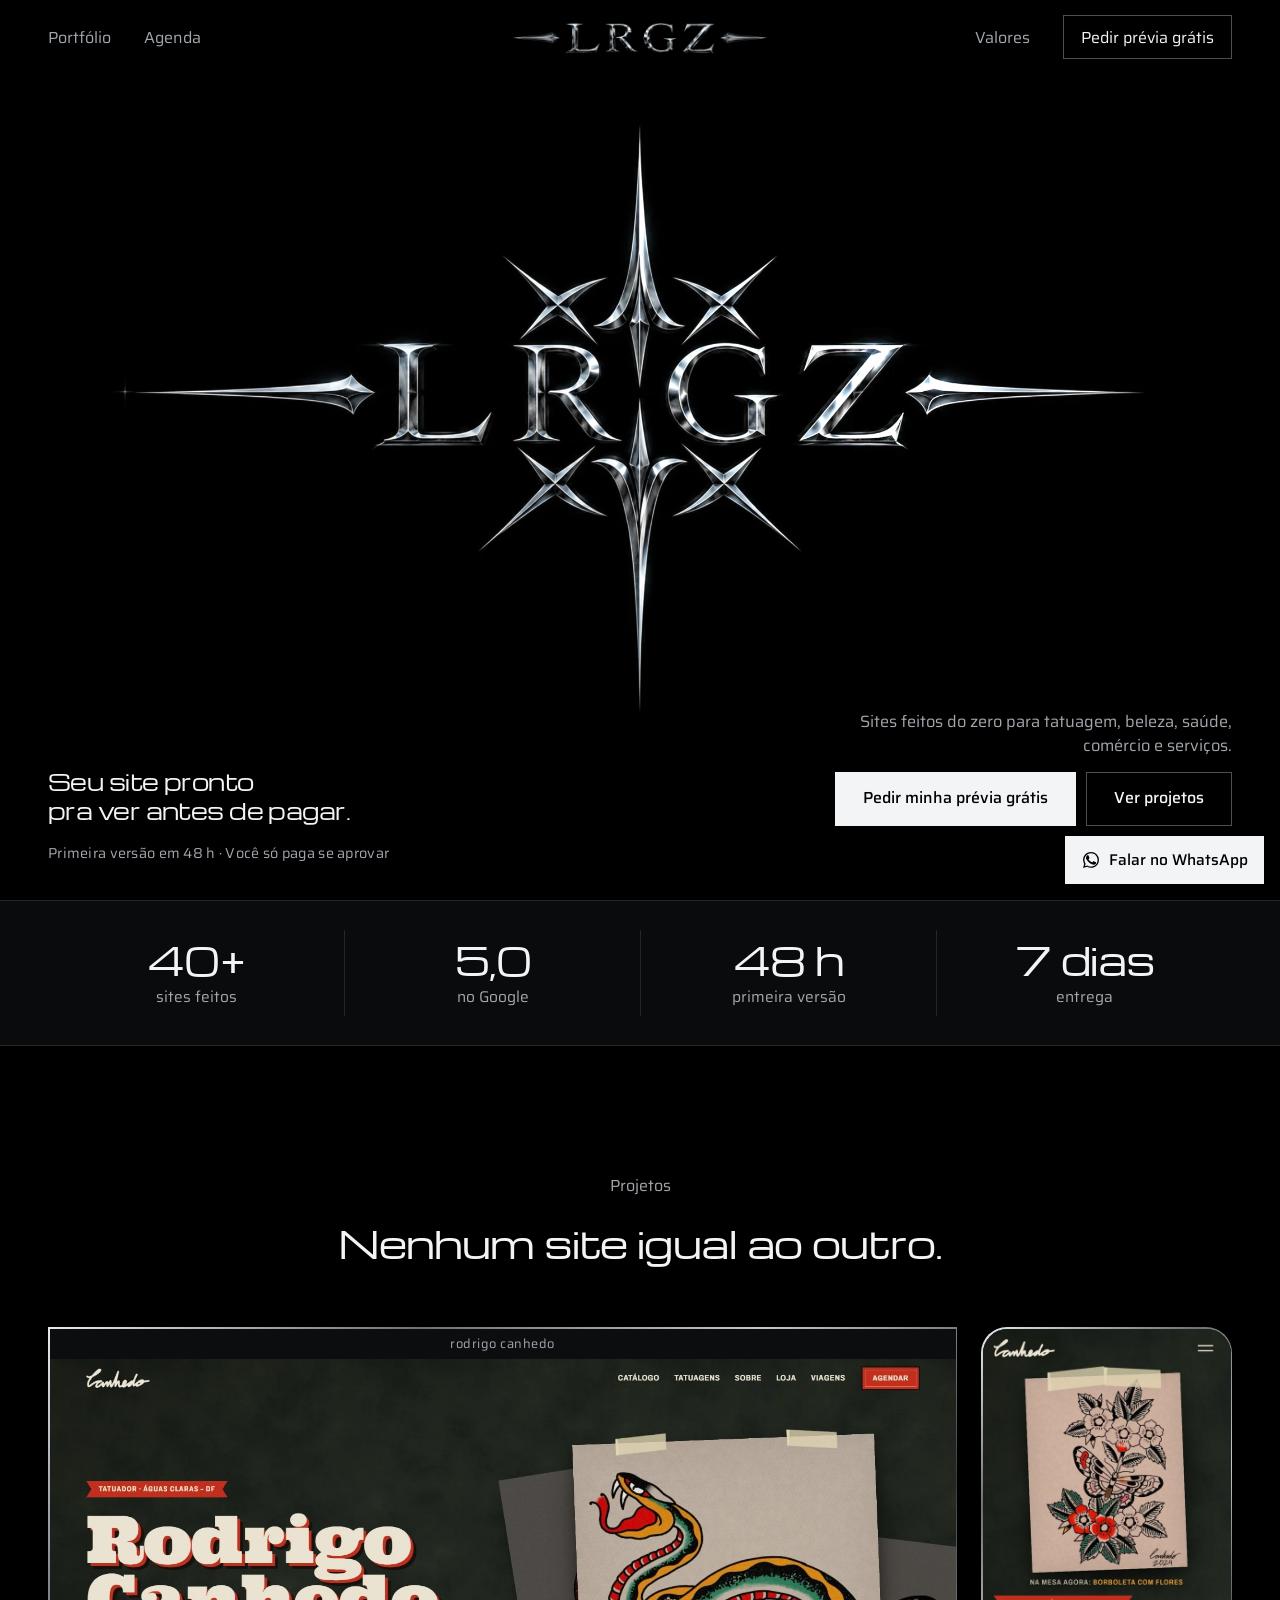
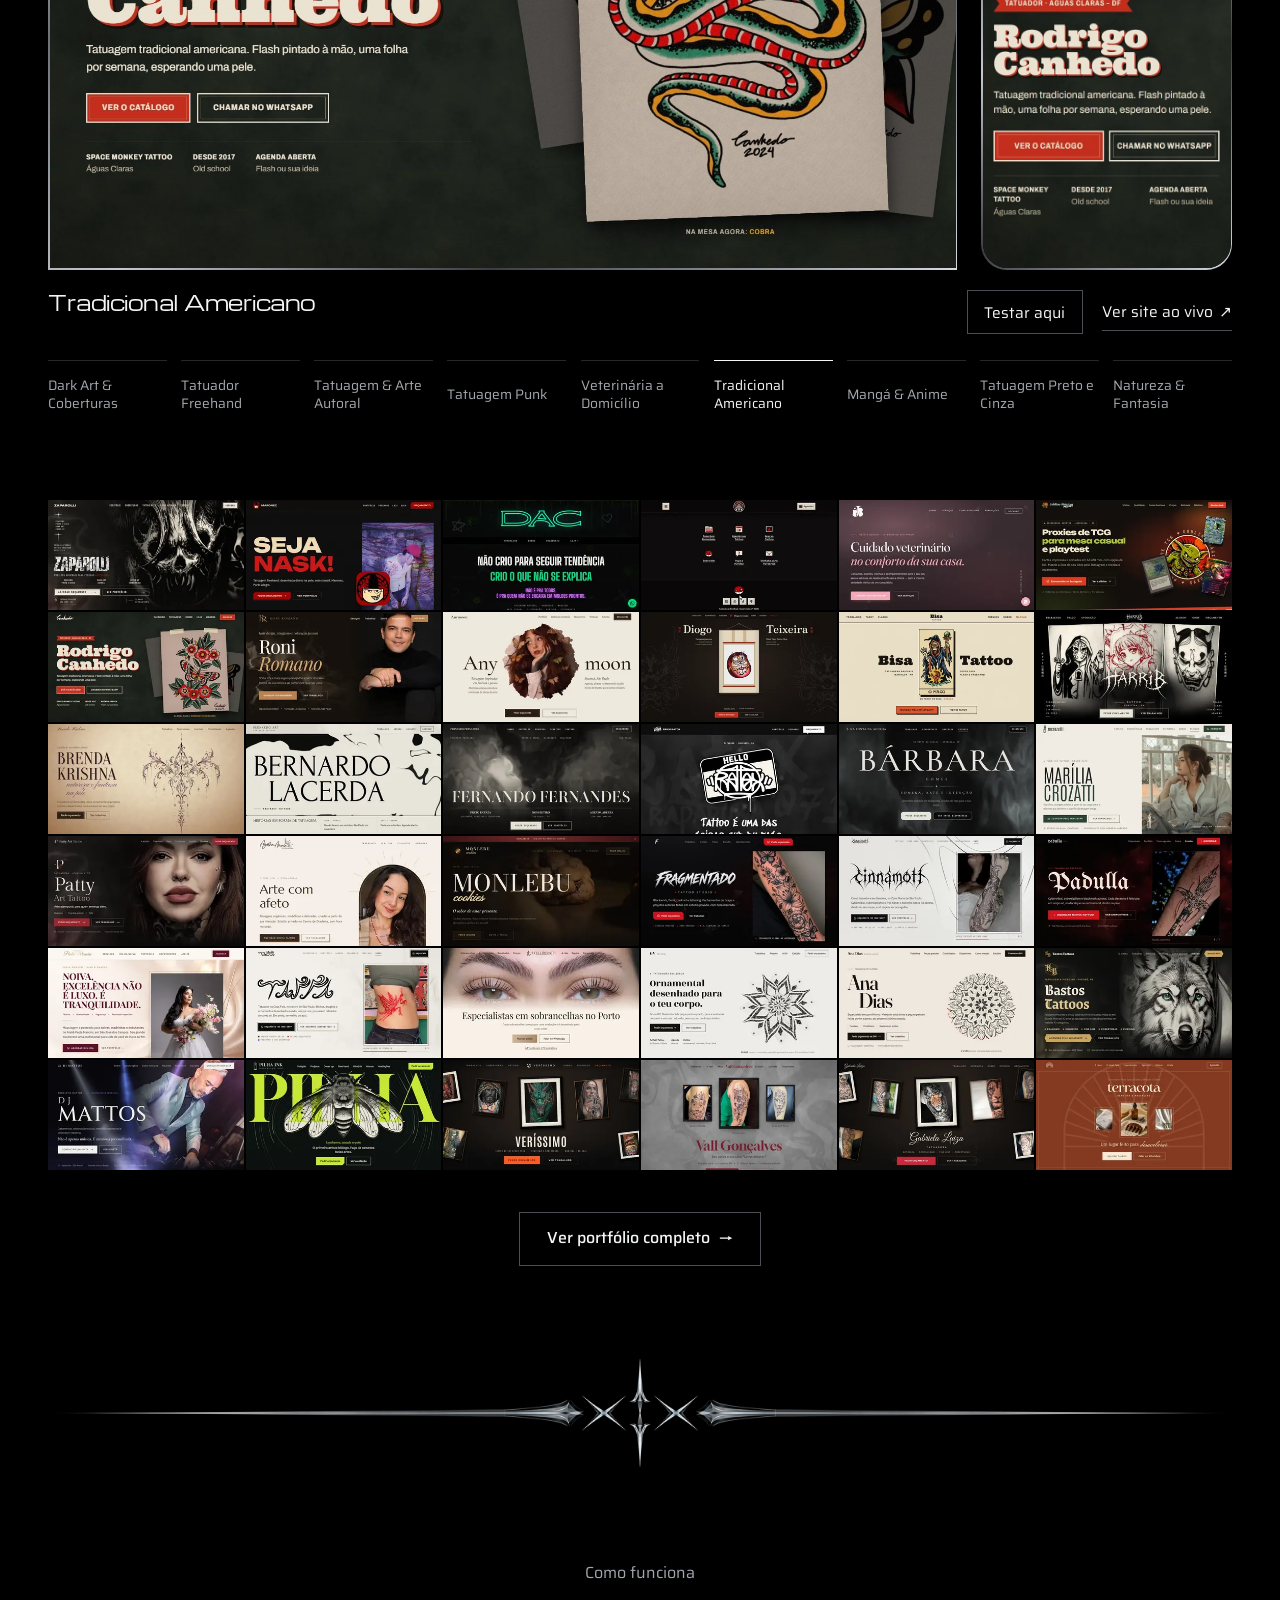
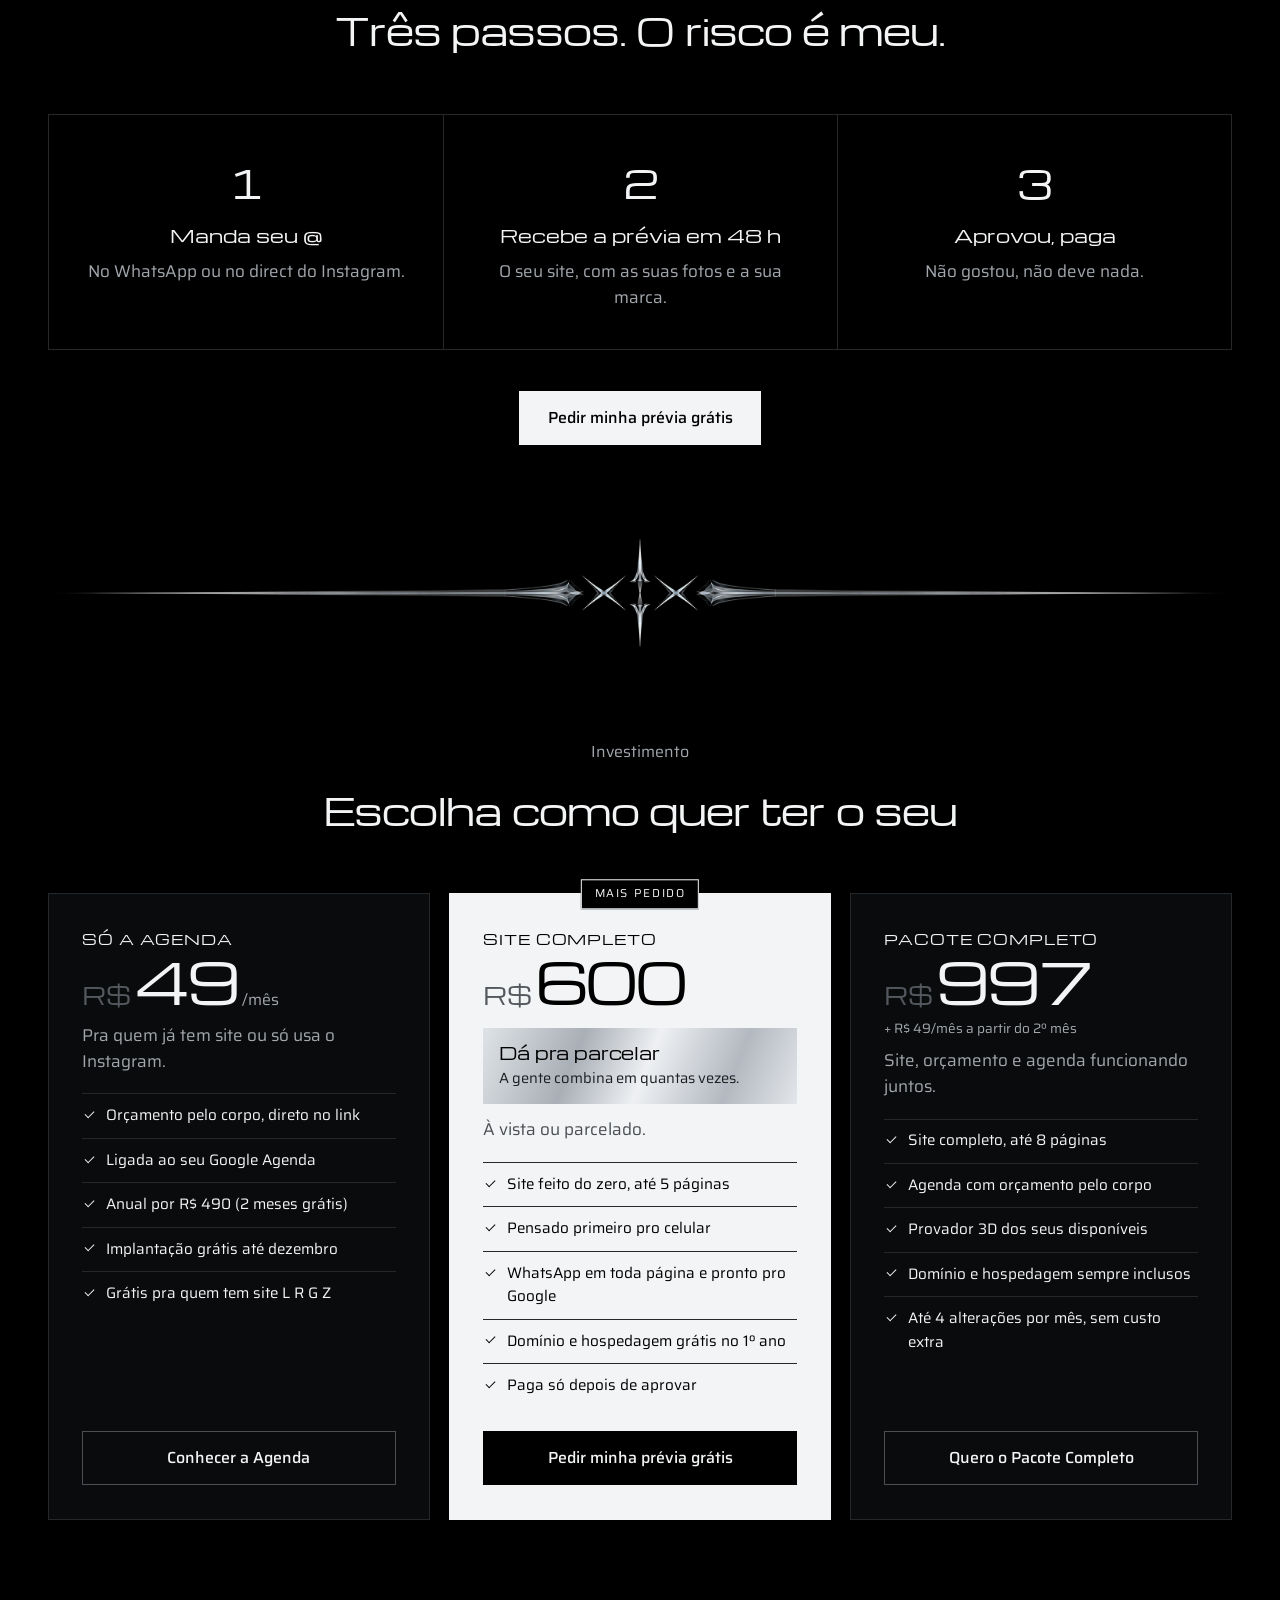
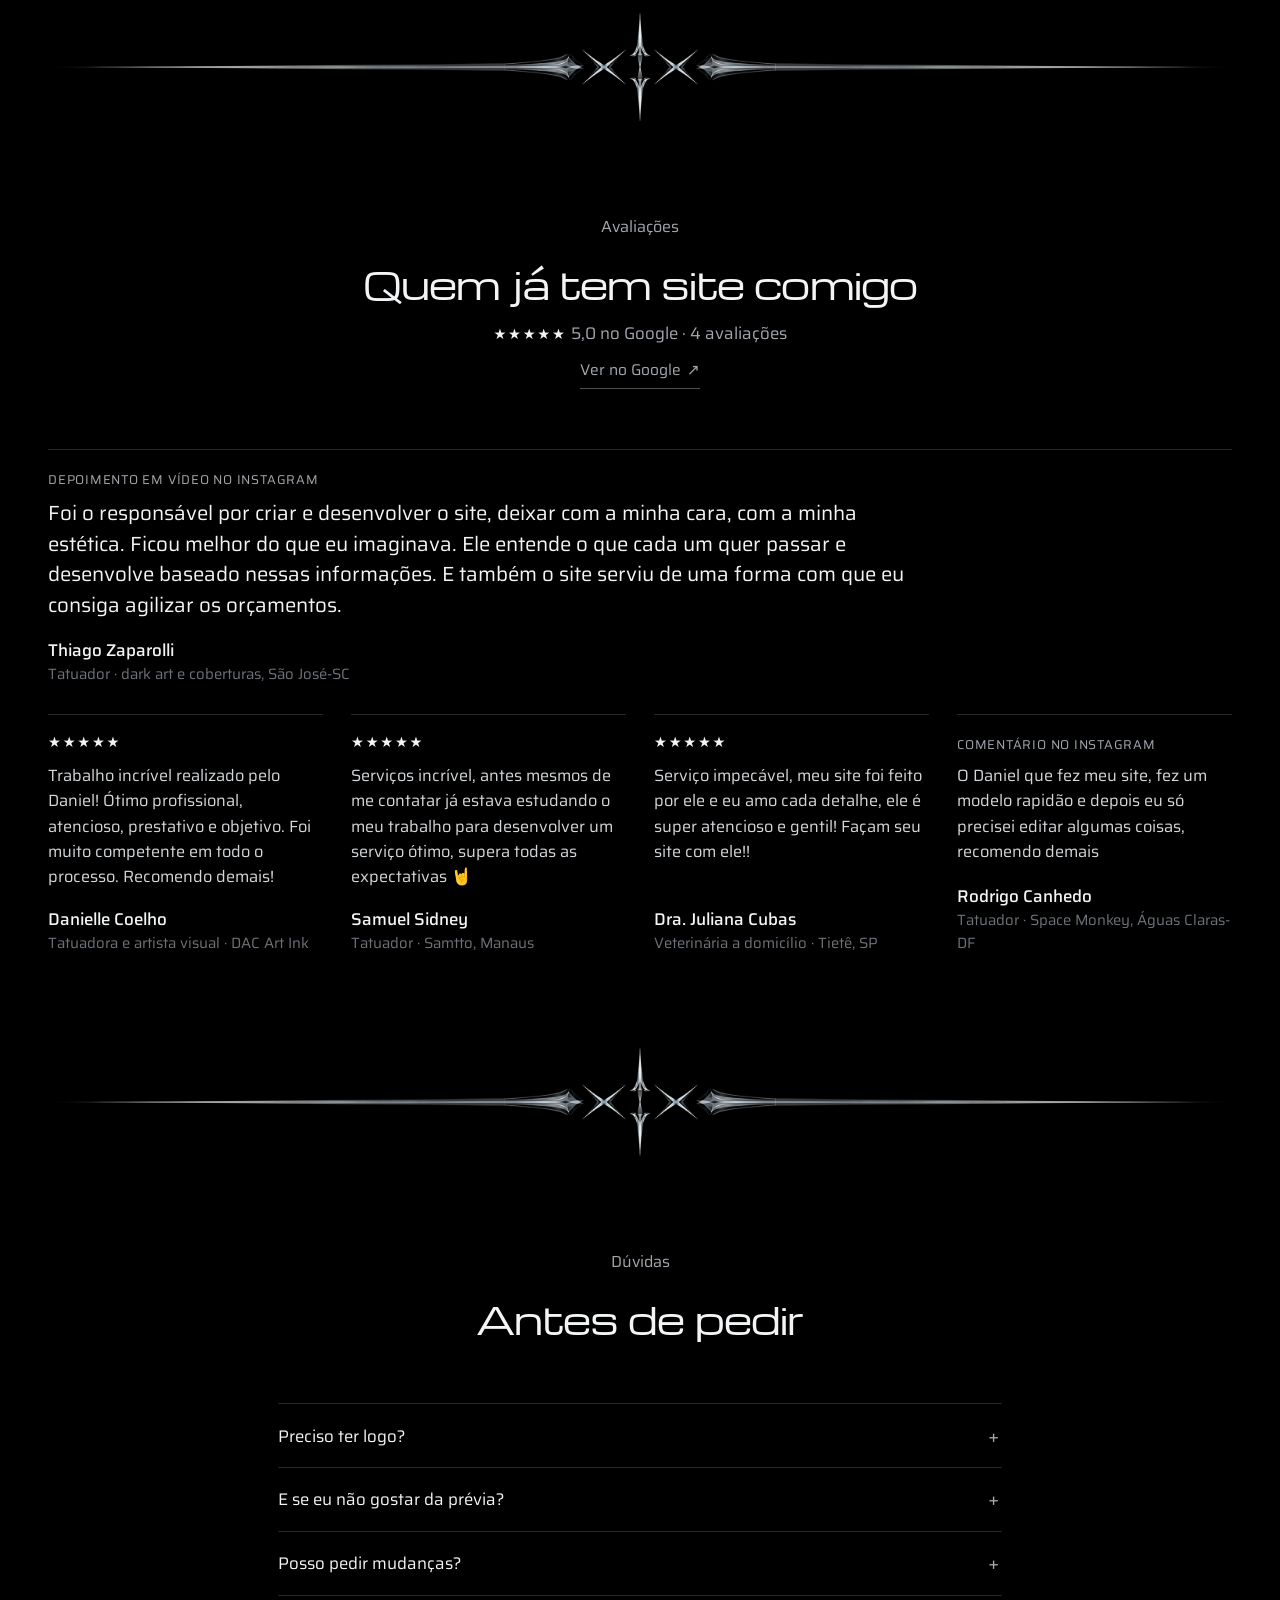
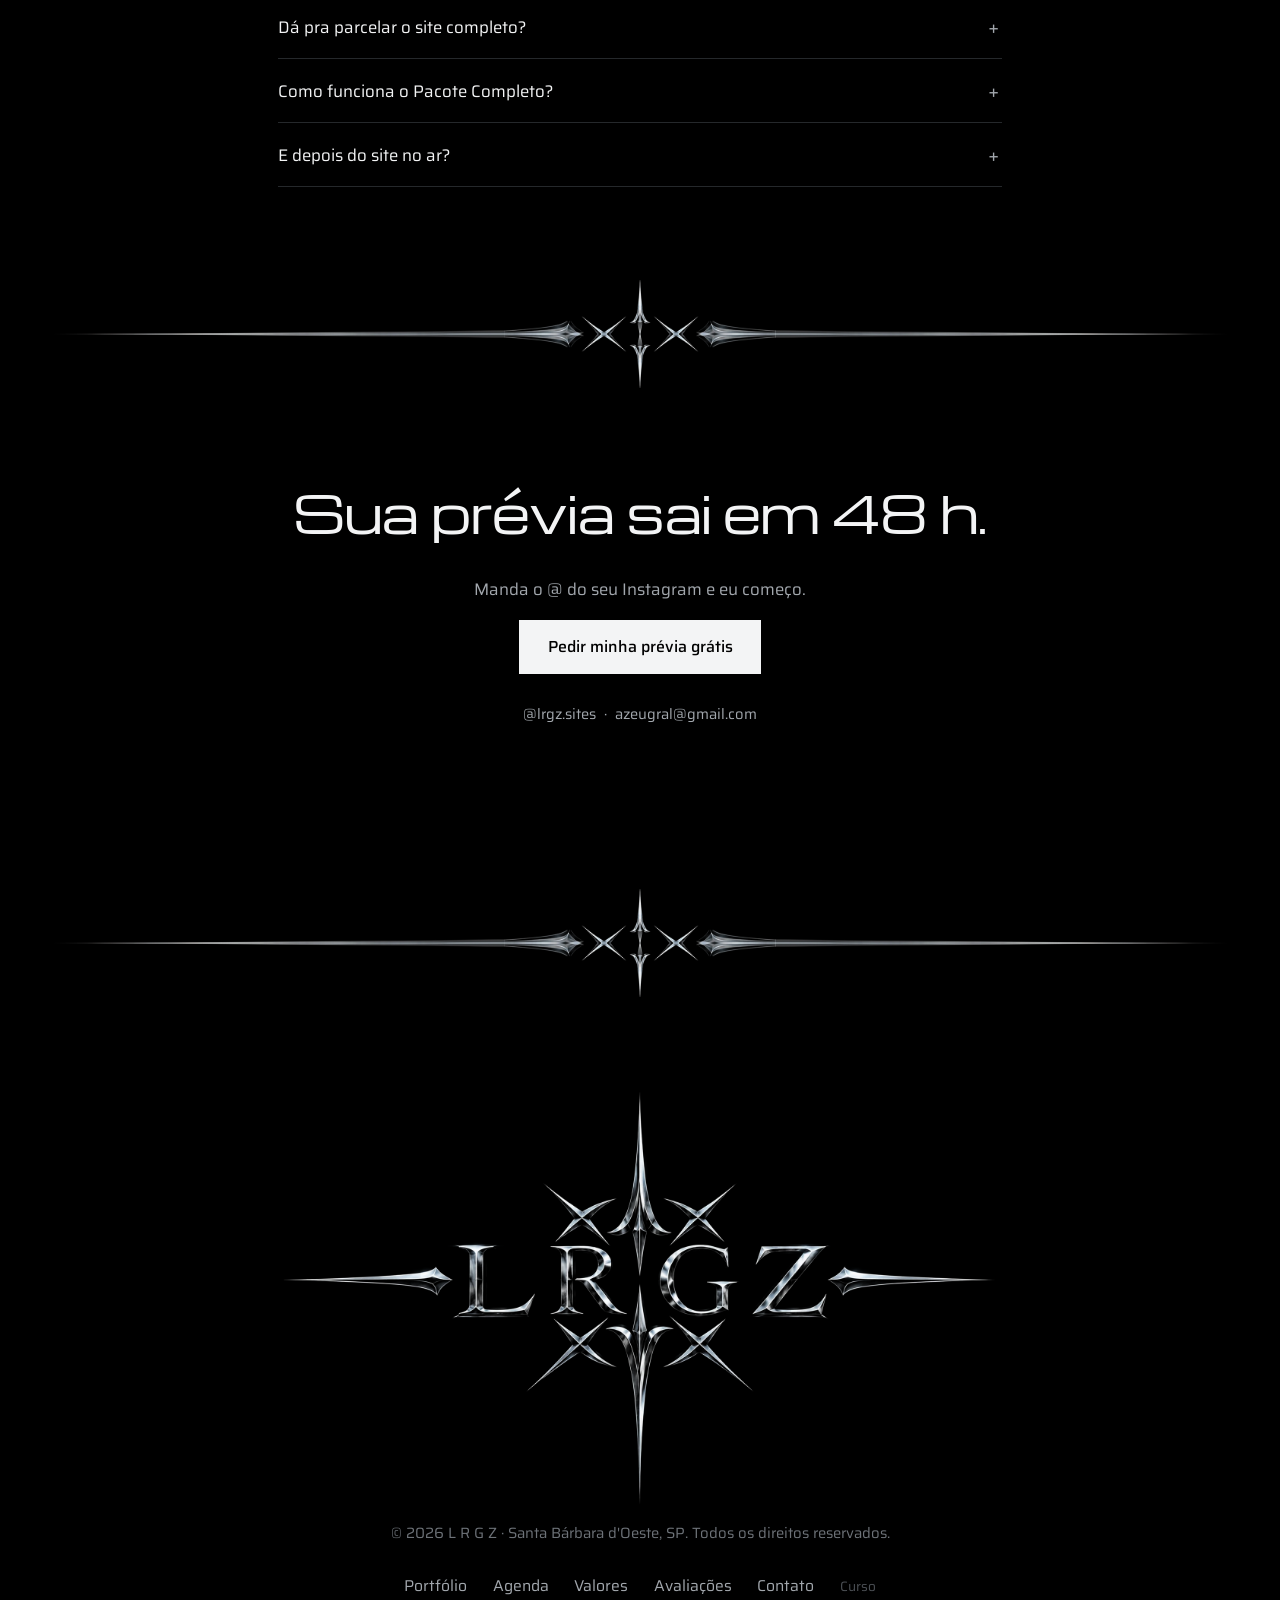
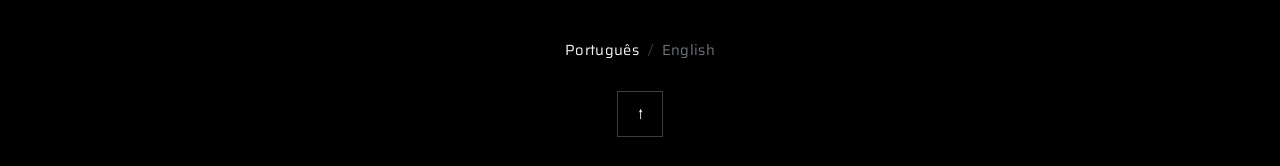
<file: index.html>
<!DOCTYPE html>
<html lang="pt-BR">
<head>
<meta charset="UTF-8">
<meta name="viewport" content="width=device-width, initial-scale=1, viewport-fit=cover">
<title>Criação de Sites Profissionais e Landing Pages | LRGZ</title>
<meta name="description" content="Criação de sites feitos do zero, com design autoral: domínio .com.br no seu nome, primeira versão em 48 horas e entrega em até 7 dias. A partir de R$ 600.">
<meta name="theme-color" content="#000000">
<link rel="icon" href="favicon.ico?v=4" sizes="any">
<link rel="icon" type="image/png" sizes="32x32" href="favicon-32.png?v=4">
<link rel="icon" type="image/png" sizes="96x96" href="favicon-96.png?v=4">
<link rel="icon" type="image/png" sizes="192x192" href="favicon-192.png?v=4">
<link rel="icon" type="image/png" sizes="512x512" href="favicon-512.png?v=4">
<link rel="apple-touch-icon" sizes="180x180" href="apple-touch-icon.png?v=4">
<link rel="manifest" href="site.webmanifest">
<link rel="canonical" href="https://lrgz.com.br/">
<meta property="og:type" content="website">
<meta property="og:url" content="https://lrgz.com.br/">
<meta property="og:site_name" content="LRGZ">
<meta property="og:title" content="Criação de Sites Profissionais e Landing Pages | LRGZ">
<meta property="og:description" content="Criação de sites feitos do zero, com design autoral: domínio .com.br no seu nome, primeira versão em 48 horas e entrega em até 7 dias. A partir de R$ 600.">
<meta property="og:image" content="https://lrgz.com.br/og-lrgz.png">
<meta property="og:image:width" content="1200">
<meta property="og:image:height" content="630">
<meta property="og:locale" content="pt_BR">
<meta name="twitter:card" content="summary_large_image">
<meta name="twitter:image" content="https://lrgz.com.br/og-lrgz.png">
<script type="application/ld+json">
{
 "@context": "https://schema.org",
 "@graph": [
  {
   "@type": "WebSite",
   "@id": "https://lrgz.com.br/#website",
   "url": "https://lrgz.com.br/",
   "name": "LRGZ",
   "alternateName": [
    "L R G Z",
    "lrgz.com.br"
   ],
   "inLanguage": "pt-BR",
   "publisher": {
    "@id": "https://lrgz.com.br/#estudio"
   }
  },
  {
   "@type": "ProfessionalService",
   "@id": "https://lrgz.com.br/#estudio",
   "name": "LRGZ",
   "alternateName": "L R G Z",
   "description": "Criação de sites feitos do zero, com design autoral: domínio .com.br no seu nome, primeira versão em 48 horas e entrega em até 7 dias. A partir de R$ 600.",
   "url": "https://lrgz.com.br/",
   "logo": "https://lrgz.com.br/favicon-512.png",
   "image": "https://lrgz.com.br/og-lrgz.png",
   "telephone": "+55 19 98442-8872",
   "email": "azeugral@gmail.com",
   "priceRange": "A partir de R$ 600",
   "address": {
    "@type": "PostalAddress",
    "streetAddress": "R. Paulo de Moraes, 88 - Centro",
    "addressLocality": "Santa Bárbara d'Oeste",
    "addressRegion": "SP",
    "postalCode": "13450-036",
    "addressCountry": "BR"
   },
   "areaServed": [
    {
     "@type": "Country",
     "name": "Brasil"
    },
    {
     "@type": "Country",
     "name": "Portugal"
    }
   ],
   "sameAs": [
    "https://www.instagram.com/lrgz.sites/"
   ],
   "knowsAbout": [
    "Criação de sites",
    "Landing page",
    "Site institucional",
    "Identidade visual digital",
    "SEO local"
   ],
   "makesOffer": {
    "@type": "Offer",
    "name": "Site profissional (até 5 páginas) ou landing page",
    "priceCurrency": "BRL",
    "price": "600",
    "priceSpecification": {
     "@type": "PriceSpecification",
     "minPrice": "600",
     "priceCurrency": "BRL"
    },
    "url": "https://lrgz.com.br/#investimento"
   },
   "hasOfferCatalog": {
    "@type": "OfferCatalog",
    "name": "Formas de contratar",
    "itemListElement": [
     {"@type": "Offer", "name": "Pacote Completo (site + agenda)", "priceCurrency": "BRL", "price": "997",
      "url": "https://lrgz.com.br/#investimento"},
     {"@type": "Offer", "name": "L R G Z Agenda", "priceCurrency": "BRL", "price": "49",
      "priceSpecification": {"@type": "UnitPriceSpecification", "price": "49", "priceCurrency": "BRL", "unitText": "mês"},
      "url": "https://lrgz.com.br/agenda"}
    ]
   }
  }
 ]
}
</script>
<link rel="preconnect" href="https://fonts.googleapis.com">
<link rel="preconnect" href="https://fonts.gstatic.com" crossorigin>
<link href="https://fonts.googleapis.com/css2?family=Michroma&family=Saira:wght@300..600&display=swap" rel="stylesheet">
<script>document.documentElement.classList.add('js');if(Date.now()<Date.parse('2026-12-02T00:00:00-03:00'))document.documentElement.classList.add('bf');</script>
<link rel="preload" as="image" href="assets/marca/sigilo-quadro-poster.jpg?v=4" media="(min-width:700px) and (max-width:999px)">
<link rel="stylesheet" href="assets/lrgz.css?v=34">
</head>
<body><!--email_off-->


<!-- Black Friday: some sozinha em 01/12 (ver o script no head e .bf-only no CSS) -->
<a class="bf-faixa bf-only" href="#investimento">
  <b>Black Friday</b>
  <span>de R$ 1.500 por a partir de R$ 600 até 01/12</span>
  <em>Ver oferta</em>
</a>
<nav class="nav" id="nav">
  <div class="container">
    <ul class="nav-links nav-links--esq">
      <li><a href="/portfolio">Portfólio</a></li>
      <li><a href="/agenda">Agenda</a></li>
    </ul>
    <a href="#home" class="nav-logo" aria-label="L R G Z — página inicial">
      <img src="assets/marca/logo-leitura.webp?v=1" alt="L R G Z" width="1124" height="144" decoding="async">
    </a>
    <ul class="nav-links nav-links--dir">
      <li><a href="#investimento">Valores</a></li>
      <li><a href="https://wa.me/5519984428872?text=Oi%20Daniel%2C%20quero%20uma%20pr%C3%A9via%20gr%C3%A1tis%20do%20meu%20site.%20Meu%20%40%20%C3%A9%3A%20" target="_blank" rel="noopener" class="nav-cta nav-cta--destaque">Pedir prévia grátis</a></li>
    </ul>
    <div class="nav-actions">
      <button class="nav-burger" id="burger" aria-label="Abrir menu" aria-expanded="false">
        <span></span><span></span>
      </button>
    </div>
  </div>
</nav>

<div class="mobile-menu" id="mobileMenu">
  <a href="https://wa.me/5519984428872?text=Oi%20Daniel%2C%20quero%20uma%20pr%C3%A9via%20gr%C3%A1tis%20do%20meu%20site.%20Meu%20%40%20%C3%A9%3A%20" target="_blank" rel="noopener" class="menu-destaque">Pedir prévia grátis</a>
  <a href="/agenda">L R G Z Agenda</a>
  <a href="/portfolio">Portfólio</a>
  <a href="#processo">Como funciona</a>
  <a href="#depoimentos">Avaliações</a>
  <a href="#investimento">Valores</a>
  <a href="#duvidas">Dúvidas</a>
  <button class="lang-toggle" type="button" aria-label="Switch to English"><span data-l-pt>PT</span><span class="sep">/</span><span data-l-en>EN</span></button>
</div>

<main>

  <!-- ============ HERO ============
       A logo oficial. Computador: shader (assets/cromo.js).
       Celular: dois MP4 gravados do mesmo shader, a formacao e depois o laco. -->
  <section class="hero" id="home">
    <div class="hero-cena" aria-hidden="true">
      <div class="sigilo" id="sigilo">
        <picture>
          <source media="(min-width:700px) and (max-width:999px), (max-height:600px), (orientation:landscape) and (max-width:999px)" srcset="assets/marca/sigilo-quadro-poster.jpg?v=4">
          <img id="sigiloPoster" src="assets/marca/sigilo-largo-poster.jpg?v=4" alt="" width="1920" height="1080" decoding="async">
        </picture>
        <canvas id="sigiloCanvas" width="1920" height="1080"></canvas>
        <video id="sigiloForma" muted playsinline preload="none"></video>
        <video id="sigiloLaco" muted playsinline loop preload="none"></video>
      </div>
    </div>
    <div class="hero-txt" id="heroTxt">
        <h1 class="hero-frase" style="--i:0"><span>Seu site pronto</span> <span>pra ver antes de pagar.</span></h1>
        <p class="hero-lead" style="--i:1">Sites feitos do zero para tatuagem, beleza, saúde, comércio e serviços.<span class="bf-only"> Novembro: de <s>R$ 1.500</s> por <b>a partir de R$ 600</b> até 01/12.</span></p>
        <div class="hero-ctas" style="--i:2">
          <a href="https://wa.me/5519984428872?text=Oi%20Daniel%2C%20quero%20uma%20pr%C3%A9via%20gr%C3%A1tis%20do%20meu%20site.%20Meu%20%40%20%C3%A9%3A%20" target="_blank" rel="noopener" class="btn">Pedir minha prévia grátis</a>
          <a href="#projetos" class="btn btn-outline">Ver projetos</a>
        </div>
        <p class="hero-garantia" style="--i:3">Primeira versão em 48 h · Você só paga se aprovar</p>
    </div>
  </section>

  <section class="faixa-prova" aria-label="Números">
    <div class="container">
      <ul class="numeros numeros--4">
        <li><b>40+</b><span>sites feitos</span></li>
        <li><b>5,0</b><span>no Google</span></li>
        <li><b>48 h</b><span>primeira versão</span></li>
        <li><b>7 dias</b><span>entrega</span></li>
      </ul>
    </div>
  </section>

  <!-- ============ PORTFÓLIO ============ -->
  <section class="section" id="projetos">
    <div class="container">
      <div class="section-head centro">
        <p class="eyebrow">Projetos</p>
        <h2 class="section-title">Nenhum site igual ao outro.</h2>
      </div>

      <!-- ===================================================================
           PORTFÓLIO — 3 por fileira; a ordem dos <article> é a ordem no site.
           Os vídeos em mockups/ são gerados: rolagem da home inteira de cada
           site, gravada quadro a quadro em 1280x720 e salva em 960x540.
           Capa = primeiro quadro, em posters/poster-<slug>.jpg.
           =================================================================== -->
      <div class="vitrine" id="vitrine">
      <div class="portfolio-grid trilho">

        <!-- 04b · Thiago Zaparolli — dark art e coberturas, São José/SC (thiagozaparolli.com.br) -->
        <article class="case-card">
          <div class="case-frame"><span></span><span></span><span></span> </div>
          <div class="case-preview apresenta">
            <div class="janela"><div class="janela-barra"><span>thiagozaparolli.com.br</span></div><div class="janela-tela"><video class="site-video" muted loop playsinline preload="none" data-poster="posters/vitrine/zaparolli-pc.jpg" data-lazy-video><source src="mockups/vitrine/zaparolli-pc.mp4" type="video/mp4"></video></div></div>
            <div class="celular"><div class="celular-tela"><video class="site-video" muted loop playsinline preload="none" data-poster="posters/vitrine/zaparolli-cel.jpg" data-lazy-video><source src="mockups/vitrine/zaparolli-cel.mp4" type="video/mp4"></video></div></div>
          </div>
          <div class="case-body">
            <p class="tag">Site Profissional · Direção de arte</p>
            <h3>Dark Art &amp; Coberturas</h3>
            <div class="case-actions">
              <button type="button" class="case-try" data-demo="https://thiagozaparolli.com.br">Testar aqui</button>
              <a class="case-live" href="https://thiagozaparolli.com.br" target="_blank" rel="noopener">Ver site ao vivo <span class="ar">↗</span></a>
            </div>
          </div>
        </article>

        <!-- 02 · Maronez — tatuador freehand, Porto Alegre/RS -->
        <article class="case-card">
          <div class="case-frame"><span></span><span></span><span></span> </div>
          <div class="case-preview apresenta">
            <div class="janela"><div class="janela-barra"><span>maronez.com.br</span></div><div class="janela-tela"><video class="site-video" muted loop playsinline preload="none" data-poster="posters/vitrine/maronez-pc.jpg" data-lazy-video><source src="mockups/vitrine/maronez-pc.mp4" type="video/mp4"></video></div></div>
            <div class="celular"><div class="celular-tela"><video class="site-video" muted loop playsinline preload="none" data-poster="posters/vitrine/maronez-cel.jpg" data-lazy-video><source src="mockups/vitrine/maronez-cel.mp4" type="video/mp4"></video></div></div>
          </div>
<div class="case-body">
            <p class="tag">Site Profissional · Direção de arte</p>
            <h3>Tatuador Freehand</h3>
            <div class="case-actions">
              <button type="button" class="case-try" data-demo="https://maronez.com.br">Testar aqui</button>
              <a class="case-live" href="https://maronez.com.br" target="_blank" rel="noopener">Ver site ao vivo <span class="ar">↗</span></a>
            </div>
          </div>
        </article>

        <!-- 03 · DAC Art Ink — tatuagem e arte autoral, São José dos Campos/SP -->
        <article class="case-card">
          <div class="case-frame"><span></span><span></span><span></span> </div>
          <div class="case-preview apresenta">
            <div class="janela"><div class="janela-barra"><span>dacartink.com</span></div><div class="janela-tela"><video class="site-video" muted loop playsinline preload="none" data-poster="posters/vitrine/dac-pc.jpg" data-lazy-video><source src="mockups/vitrine/dac-pc.mp4" type="video/mp4"></video></div></div>
            <div class="celular"><div class="celular-tela"><video class="site-video" muted loop playsinline preload="none" data-poster="posters/vitrine/dac-cel.jpg" data-lazy-video><source src="mockups/vitrine/dac-cel.mp4" type="video/mp4"></video></div></div>
          </div>
<div class="case-body">
            <p class="tag">Site Profissional · Direção de arte</p>
            <h3>Tatuagem &amp; Arte Autoral</h3>
            <div class="case-actions">
              <button type="button" class="case-try" data-demo="https://dacartink.com">Testar aqui</button>
              <a class="case-live" href="https://dacartink.com" target="_blank" rel="noopener">Ver site ao vivo <span class="ar">↗</span></a>
            </div>
          </div>
        </article>

        <!-- 04 · Samtto — tatupunk, Manaus/AM (samtto.com.br; mockup = tour, ver samtto_tour.py) -->
        <article class="case-card">
          <div class="case-frame"><span></span><span></span><span></span> </div>
          <div class="case-preview apresenta">
            <div class="janela"><div class="janela-barra"><span>samtto.com.br</span></div><div class="janela-tela"><video class="site-video" muted loop playsinline preload="none" data-poster="posters/vitrine/samtto-pc.jpg" data-lazy-video><source src="mockups/vitrine/samtto-pc.mp4" type="video/mp4"></video></div></div>
            <div class="celular"><div class="celular-tela"><video class="site-video" muted loop playsinline preload="none" data-poster="posters/vitrine/samtto-cel.jpg" data-lazy-video><source src="mockups/vitrine/samtto-cel.mp4" type="video/mp4"></video></div></div>
          </div>
          <div class="case-body">
            <p class="tag">Site Profissional · Direção de arte</p>
            <h3>Tatuagem Punk</h3>
            <div class="case-actions">
              <button type="button" class="case-try" data-demo="https://samtto.com.br">Testar aqui</button>
              <a class="case-live" href="https://samtto.com.br" target="_blank" rel="noopener">Ver site ao vivo <span class="ar">↗</span></a>
            </div>
          </div>
        </article>
        <!-- 01 · Dra. Juliana Cubas — veterinária a domicílio, Tietê/SP -->
        <article class="case-card">
          <div class="case-frame"><span></span><span></span><span></span> </div>
          <div class="case-preview apresenta">
            <div class="janela"><div class="janela-barra"><span>julianacubasvet.com.br</span></div><div class="janela-tela"><video class="site-video" muted loop playsinline preload="none" data-poster="posters/vitrine/juliana-cubas-pc.jpg" data-lazy-video><source src="mockups/vitrine/juliana-cubas-pc.mp4" type="video/mp4"></video></div></div>
            <div class="celular"><div class="celular-tela"><video class="site-video" muted loop playsinline preload="none" data-poster="posters/vitrine/juliana-cubas-cel.jpg" data-lazy-video><source src="mockups/vitrine/juliana-cubas-cel.mp4" type="video/mp4"></video></div></div>
          </div>
<div class="case-body">
            <p class="tag">Site Profissional · Identidade visual</p>
            <h3>Veterinária a Domicílio</h3>
            <div class="case-actions">
              <button type="button" class="case-try" data-demo="https://julianacubasvet.com.br">Testar aqui</button>
              <a class="case-live" href="https://julianacubasvet.com.br" target="_blank" rel="noopener">Ver site ao vivo <span class="ar">↗</span></a>
            </div>
          </div>
        </article>

        <!-- 04c · Goblins Mágicos Proxys — proxies de Magic, Americana/SP (goblinsmagicos.com.br) -->
        <article class="case-card">
          <div class="case-frame"><span></span><span></span><span></span> </div>
          <div class="case-preview apresenta">
            <div class="janela"><div class="janela-barra"><span>rodrigo canhedo</span></div><div class="janela-tela"><video class="site-video" muted loop playsinline preload="none" data-poster="posters/vitrine/rodrigo-pc.jpg" data-lazy-video><source src="mockups/vitrine/rodrigo-pc.mp4" type="video/mp4"></video></div></div>
            <div class="celular"><div class="celular-tela"><video class="site-video" muted loop playsinline preload="none" data-poster="posters/vitrine/rodrigo-cel.jpg" data-lazy-video><source src="mockups/vitrine/rodrigo-cel.mp4" type="video/mp4"></video></div></div>
          </div>
          <div class="case-body">
            <p class="tag">Site Profissional · Direção de arte</p>
            <h3>Tradicional Americano</h3>
            <div class="case-actions">
              <button type="button" class="case-try" data-demo="https://rodrigocanhedo.com.br">Testar aqui</button>
              <a class="case-live" href="https://rodrigocanhedo.com.br" target="_blank" rel="noopener">Ver site ao vivo <span class="ar">↗</span></a>
            </div>
          </div>
        </article>

        <!-- 05 · Bernardo Art — tatuagem abstrata -->
        <article class="case-card">
          <div class="case-frame"><span></span><span></span><span></span> </div>
          <div class="case-preview apresenta">
            <div class="janela"><div class="janela-barra"><span>harrib tattoo</span></div><div class="janela-tela"><video class="site-video" muted loop playsinline preload="none" data-poster="posters/vitrine/harrib-pc.jpg" data-lazy-video><source src="mockups/vitrine/harrib-pc.mp4" type="video/mp4"></video></div></div>
            <div class="celular"><div class="celular-tela"><video class="site-video" muted loop playsinline preload="none" data-poster="posters/vitrine/harrib-cel.jpg" data-lazy-video><source src="mockups/vitrine/harrib-cel.mp4" type="video/mp4"></video></div></div>
          </div>
          <div class="case-body">
            <p class="tag">Site Profissional · Direção de arte</p>
            <h3>Mangá &amp; Anime</h3>
            <div class="case-actions">
              <button type="button" class="case-try" data-demo="https://azeugral.github.io/harrib-tattoo/">Testar aqui</button>
              <a class="case-live" href="https://azeugral.github.io/harrib-tattoo/" target="_blank" rel="noopener">Ver site ao vivo <span class="ar">↗</span></a>
            </div>
          </div>
        </article>

        <!-- 06 · Fernando Fernandes — preto e cinza, Limão/SP -->
        <article class="case-card">
          <div class="case-frame"><span></span><span></span><span></span> </div>
          <div class="case-preview apresenta">
            <div class="janela"><div class="janela-barra"><span>fernando fernandes</span></div><div class="janela-tela"><video class="site-video" muted loop playsinline preload="none" data-poster="posters/vitrine/fernando-pc.jpg" data-lazy-video><source src="mockups/vitrine/fernando-pc.mp4" type="video/mp4"></video></div></div>
            <div class="celular"><div class="celular-tela"><video class="site-video" muted loop playsinline preload="none" data-poster="posters/vitrine/fernando-cel.jpg" data-lazy-video><source src="mockups/vitrine/fernando-cel.mp4" type="video/mp4"></video></div></div>
          </div>
          <div class="case-body">
            <p class="tag">Site Profissional · Direção de arte</p>
            <h3>Tatuagem Preto e Cinza</h3>
            <div class="case-actions">
              <button type="button" class="case-try" data-demo="https://azeugral.github.io/fernando-fernandes/">Testar aqui</button>
              <a class="case-live" href="https://azeugral.github.io/fernando-fernandes/" target="_blank" rel="noopener">Ver site ao vivo <span class="ar">↗</span></a>
            </div>
          </div>
        </article>

        <!-- 07 · Erick Ratox — tribal e freehand, Salvador/BA -->
        <article class="case-card">
          <div class="case-frame"><span></span><span></span><span></span> </div>
          <div class="case-preview apresenta">
            <div class="janela"><div class="janela-barra"><span>brenda krishna</span></div><div class="janela-tela"><video class="site-video" muted loop playsinline preload="none" data-poster="posters/vitrine/brenda-pc.jpg" data-lazy-video><source src="mockups/vitrine/brenda-pc.mp4" type="video/mp4"></video></div></div>
            <div class="celular"><div class="celular-tela"><video class="site-video" muted loop playsinline preload="none" data-poster="posters/vitrine/brenda-cel.jpg" data-lazy-video><source src="mockups/vitrine/brenda-cel.mp4" type="video/mp4"></video></div></div>
          </div>
          <div class="case-body">
            <p class="tag">Site Profissional · Direção de arte</p>
            <h3>Natureza &amp; Fantasia</h3>
            <div class="case-actions">
              <button type="button" class="case-try" data-demo="https://azeugral.github.io/brenda-krishna/">Testar aqui</button>
              <a class="case-live" href="https://azeugral.github.io/brenda-krishna/" target="_blank" rel="noopener">Ver site ao vivo <span class="ar">↗</span></a>
            </div>
          </div>
        </article>

      </div>

      </div>
      <div class="parede" id="parede-grade">
        <a href="https://thiagozaparolli.com.br" target="_blank" rel="noopener" aria-label="Dark Art &amp; Coberturas"><img src="posters/mini/zaparolli.webp" alt="" width="384" height="216" loading="lazy" decoding="async"></a>
        <a href="https://maronez.com.br" target="_blank" rel="noopener" aria-label="Tatuador Freehand"><img src="posters/mini/maronez.webp" alt="" width="384" height="216" loading="lazy" decoding="async"></a>
        <a href="https://dacartink.com" target="_blank" rel="noopener" aria-label="Tatuagem &amp; Arte Autoral"><img src="posters/mini/dac.webp" alt="" width="384" height="216" loading="lazy" decoding="async"></a>
        <a href="https://samtto.com.br" target="_blank" rel="noopener" aria-label="Tatuagem Punk"><img src="posters/mini/samtto.webp" alt="" width="384" height="216" loading="lazy" decoding="async"></a>
        <a href="https://julianacubasvet.com.br" target="_blank" rel="noopener" aria-label="Veterinária a Domicílio"><img src="posters/mini/juliana-cubas.webp" alt="" width="384" height="216" loading="lazy" decoding="async"></a>
        <a href="https://goblinsmagicos.com.br" target="_blank" rel="noopener" aria-label="Proxies de Magic"><img src="posters/mini/goblins.webp" alt="" width="384" height="216" loading="lazy" decoding="async"></a>
        <a href="https://rodrigocanhedo.com.br" target="_blank" rel="noopener" aria-label="Tradicional Americano"><img src="posters/mini/rodrigo.webp" alt="" width="384" height="216" loading="lazy" decoding="async"></a>
        <a href="https://roniromanovisagismo.com.br" target="_blank" rel="noopener" aria-label="Visagismo &amp; Hair Design"><img src="posters/mini/roni.webp" alt="" width="384" height="216" loading="lazy" decoding="async"></a>
        <a href="https://azeugral.github.io/anymoon-ink/" target="_blank" rel="noopener" aria-label="Releituras de Pintura"><img src="posters/mini/anymoon.webp" alt="" width="384" height="216" loading="lazy" decoding="async"></a>
        <a href="https://azeugral.github.io/diogo-irezumi/" target="_blank" rel="noopener" aria-label="Irezumi em Loures"><img src="posters/mini/diogo.webp" alt="" width="384" height="216" loading="lazy" decoding="async"></a>
        <a href="https://azeugral.github.io/bisa-tattoo/" target="_blank" rel="noopener" aria-label="Tradicional &amp; Oriental"><img src="posters/mini/bisa-tattoo.webp" alt="" width="384" height="216" loading="lazy" decoding="async"></a>
        <a href="https://azeugral.github.io/harrib-tattoo/" target="_blank" rel="noopener" aria-label="Mangá &amp; Anime"><img src="posters/mini/harrib.webp" alt="" width="384" height="216" loading="lazy" decoding="async"></a>
        <a href="https://azeugral.github.io/brenda-krishna/" target="_blank" rel="noopener" aria-label="Natureza &amp; Fantasia"><img src="posters/mini/brenda.webp" alt="" width="384" height="216" loading="lazy" decoding="async"></a>
        <a href="https://azeugral.github.io/bernardo-art/" target="_blank" rel="noopener" aria-label="Tatuagem Abstrata"><img src="posters/mini/bernardo.webp" alt="" width="384" height="216" loading="lazy" decoding="async"></a>
        <a href="https://azeugral.github.io/fernando-fernandes/" target="_blank" rel="noopener" aria-label="Tatuagem Preto e Cinza"><img src="posters/mini/fernando.webp" alt="" width="384" height="216" loading="lazy" decoding="async"></a>
        <a href="https://azeugral.github.io/erick-ratox/" target="_blank" rel="noopener" aria-label="Tatuagem Tribal"><img src="posters/mini/erick-ratox.webp" alt="" width="384" height="216" loading="lazy" decoding="async"></a>
        <a href="https://azeugral.github.io/na-ponta-da-agulha/" target="_blank" rel="noopener" aria-label="Blackwork Autoral"><img src="posters/mini/agulha.webp" alt="" width="384" height="216" loading="lazy" decoding="async"></a>
        <a href="https://azeugral.github.io/marilia-crozatti/" target="_blank" rel="noopener" aria-label="Fineline &amp; Energéticas"><img src="posters/mini/marilia.webp" alt="" width="384" height="216" loading="lazy" decoding="async"></a>
        <a href="https://azeugral.github.io/patty-art-tattoo/" target="_blank" rel="noopener" aria-label="Realismo &amp; Fine Line"><img src="posters/mini/patty.webp" alt="" width="384" height="216" loading="lazy" decoding="async"></a>
        <a href="https://azeugral.github.io/agatha-amorim/" target="_blank" rel="noopener" aria-label="Tatuagem Ornamental"><img src="posters/mini/agatha.webp" alt="" width="384" height="216" loading="lazy" decoding="async"></a>
        <a href="https://azeugral.github.io/Monlebu/" target="_blank" rel="noopener" aria-label="Cookies Artesanais"><img src="posters/mini/monlebu.webp" alt="" width="384" height="216" loading="lazy" decoding="async"></a>
        <a href="https://azeugral.github.io/fragmentado-tattoo/" target="_blank" rel="noopener" aria-label="Blackwork &amp; Floral"><img src="posters/mini/fragmentado.webp" alt="" width="384" height="216" loading="lazy" decoding="async"></a>
        <a href="https://azeugral.github.io/cinnamott/" target="_blank" rel="noopener" aria-label="Cybertribal &amp; Free Hand"><img src="posters/mini/cinnamott.webp" alt="" width="384" height="216" loading="lazy" decoding="async"></a>
        <a href="https://azeugral.github.io/padulla-ink/" target="_blank" rel="noopener" aria-label="Cybertribal Gótico"><img src="posters/mini/padulla.webp" alt="" width="384" height="216" loading="lazy" decoding="async"></a>
        <a href="https://azeugral.github.io/paola-mancini/" target="_blank" rel="noopener" aria-label="Penteado &amp; Make para Noivas"><img src="posters/mini/paola.webp" alt="" width="384" height="216" loading="lazy" decoding="async"></a>
        <a href="https://azeugral.github.io/taffa/" target="_blank" rel="noopener" aria-label="Bichos &amp; Ornamentos"><img src="posters/mini/taffa.webp" alt="" width="384" height="216" loading="lazy" decoding="async"></a>
        <a href="https://azeugral.github.io/leia-liberato/" target="_blank" rel="noopener" aria-label="Sobrancelhas no Porto"><img src="posters/mini/leia.webp" alt="" width="384" height="216" loading="lazy" decoding="async"></a>
        <a href="https://azeugral.github.io/gv-tattoo/" target="_blank" rel="noopener" aria-label="Ornamental em Lisboa"><img src="posters/mini/gv.webp" alt="" width="384" height="216" loading="lazy" decoding="async"></a>
        <a href="https://azeugral.github.io/ana-dias/" target="_blank" rel="noopener" aria-label="Pontilhismo &amp; Mandalas"><img src="posters/mini/ana-dias.webp" alt="" width="384" height="216" loading="lazy" decoding="async"></a>
        <a href="https://azeugral.github.io/bastos-tattoo/" target="_blank" rel="noopener" aria-label="Tatuagem &amp; Piercing"><img src="posters/mini/bastos.webp" alt="" width="384" height="216" loading="lazy" decoding="async"></a>
        <a href="https://azeugral.github.io/dj-mattos/" target="_blank" rel="noopener" aria-label="DJ de Casamentos"><img src="posters/mini/dj-mattos.webp" alt="" width="384" height="216" loading="lazy" decoding="async"></a>
        <a href="https://azeugral.github.io/pilha-ink-tattoo/" target="_blank" rel="noopener" aria-label="Tatuagem Autoral em Preto"><img src="posters/mini/pilha.webp" alt="" width="384" height="216" loading="lazy" decoding="async"></a>
        <a href="https://azeugral.github.io/verissimo-tattoo/" target="_blank" rel="noopener" aria-label="Realismo &amp; Coberturas"><img src="posters/mini/verissimo.webp" alt="" width="384" height="216" loading="lazy" decoding="async"></a>
        <a href="https://azeugral.github.io/vall-goncalves/" target="_blank" rel="noopener" aria-label="Fine Line Floral"><img src="posters/mini/vall-goncalves.webp" alt="" width="384" height="216" loading="lazy" decoding="async"></a>
        <a href="https://azeugral.github.io/gabriela-luiza/" target="_blank" rel="noopener" aria-label="Tatuadora Premiada"><img src="posters/mini/gabriela-luiza.webp" alt="" width="384" height="216" loading="lazy" decoding="async"></a>
        <a href="https://azeugral.github.io/terracota-head-spa/" target="_blank" rel="noopener" aria-label="Head Spa"><img src="posters/mini/terracota-head-spa.webp" alt="" width="384" height="216" loading="lazy" decoding="async"></a>
      </div>
      <div class="portfolio-more">
        <a href="/portfolio" class="btn btn-outline">Ver portfólio completo <span aria-hidden="true">→</span></a>
      </div>
    </div>
  </section>

  <div class="raio" aria-hidden="true"><b><u></u></b><i></i><b><u></u></b></div>

  <!-- ============ COMO FUNCIONA ============ -->
  <section class="section" id="processo">
    <div class="container">
      <div class="section-head centro">
        <p class="eyebrow">Como funciona</p>
        <h2 class="section-title">Três passos. O risco é meu.</h2>
      </div>
      <div class="passos">
        <div class="passo"><p class="num">1</p><h3>Manda seu @</h3><p>No WhatsApp ou no direct do Instagram.</p></div>
        <div class="passo"><p class="num">2</p><h3>Recebe a prévia em 48 h</h3><p>O seu site, com as suas fotos e a sua marca.</p></div>
        <div class="passo"><p class="num">3</p><h3>Aprovou, paga</h3><p>Não gostou, não deve nada.</p></div>
      </div>
      <div class="centro-cta"><a href="https://wa.me/5519984428872?text=Oi%20Daniel%2C%20quero%20uma%20pr%C3%A9via%20gr%C3%A1tis%20do%20meu%20site.%20Meu%20%40%20%C3%A9%3A%20" target="_blank" rel="noopener" class="btn">Pedir minha prévia grátis</a></div>
    </div>
  </section>


  <div class="raio" aria-hidden="true"><b><u></u></b><i></i><b><u></u></b></div>

  <!-- ============ INVESTIMENTO ============ -->
  <!-- ===================================================================
       O que está incluso em todo projeto + card de preço e prazos. O botão
       do card (#abrirOrcamento) abre o modal de orçamento, que pergunta a
       região; o valor final vai na resposta do WhatsApp.
       Se traduzir o site, atualize também o dicionário EN mais abaixo.
       =================================================================== -->
  <section class="section" id="investimento">
    <div class="container">
      <div class="section-head centro">
        <p class="eyebrow">Investimento</p>
        <h2 class="section-title">Escolha como quer ter o seu</h2>
      </div>

      <div class="planos">

        <article class="plano">
          <p class="plano-nome">Só a Agenda</p>
          <p class="plano-de bf-only" aria-hidden="true">&nbsp;</p>
          <p class="plano-valor"><span class="pc-moeda">R$</span><span class="pc-num">49</span><span class="plano-per">/mês</span></p>
          <p class="plano-sub">Pra quem já tem site ou só usa o Instagram.</p>
          <ul>
            <li>Orçamento pelo corpo, direto no link</li>
            <li>Ligada ao seu Google Agenda</li>
            <li>Anual por R$ 490 (2 meses grátis)</li>
            <li>Implantação grátis até dezembro</li>
            <li>Grátis pra quem tem site L R G Z</li>
          </ul>
          <a href="/agenda" class="btn btn-outline">Conhecer a Agenda</a>
        </article>

        <article class="plano plano--destaque">
          <p class="plano-selo">Mais pedido</p>
          <p class="plano-nome">Site completo</p>
          <p class="plano-de bf-only">de <s>R$ 1.500</s> por a partir de</p>
          <p class="plano-valor"><span class="pc-moeda">R$</span><span class="pc-num">600</span></p>
          <p class="plano-parcela"><b>Dá pra parcelar</b><span>A gente combina em quantas vezes.</span></p>
          <p class="plano-sub"><span class="bf-only">Preço de novembro, até 01/12.</span><span class="sem-bf">À vista ou parcelado.</span></p>
          <ul>
            <li>Site feito do zero, até 5 páginas</li>
            <li>Pensado primeiro pro celular</li>
            <li>WhatsApp em toda página e pronto pro Google</li>
            <li>Domínio e hospedagem grátis no 1º ano</li>
            <li>Paga só depois de aprovar</li>
          </ul>
          <a href="https://wa.me/5519984428872?text=Oi%20Daniel%2C%20quero%20uma%20pr%C3%A9via%20gr%C3%A1tis%20do%20meu%20site.%20Meu%20%40%20%C3%A9%3A%20" target="_blank" rel="noopener" class="btn">Pedir minha prévia grátis</a>
        </article>

        <article class="plano plano--completo">
          <p class="plano-nome">Pacote Completo</p>
          <p class="plano-de bf-only" aria-hidden="true">&nbsp;</p>
          <p class="plano-valor"><span class="pc-moeda">R$</span><span class="pc-num">997</span><span class="plano-a">+ R$ 49/mês a partir do 2º mês</span></p>
          <p class="plano-sub">Site, orçamento e agenda funcionando juntos.</p>
          <ul>
            <li>Site completo, até 8 páginas</li>
            <li>Agenda com orçamento pelo corpo</li>
            <li>Provador 3D dos seus disponíveis</li>
            <li>Domínio e hospedagem sempre inclusos</li>
            <li>Até 4 alterações por mês, sem custo extra</li>
          </ul>
          <a href="https://wa.me/5519984428872?text=Oi%20Daniel%2C%20quero%20o%20Pacote%20Completo%20(site%20%2B%20agenda).%20Meu%20%40%20%C3%A9%3A%20" target="_blank" rel="noopener" class="btn btn-outline">Quero o Pacote Completo</a>
        </article>

      </div>
    </div>
  </section>

  <div class="raio" aria-hidden="true"><b><u></u></b><i></i><b><u></u></b></div>

  

  <!-- ============ DEPOIMENTOS ============ -->
  <!-- ===================================================================
       Avaliações reais do Perfil de Empresa no Google, copiadas sem edição
       (inclusive a grafia). Avaliação nova: copiar um <blockquote> e
       atualizar a nota/contagem do section-note. Sem marcação Review no
       JSON-LD: o Google não aceita avaliação da própria empresa no site.
       =================================================================== -->
  <section class="section" id="depoimentos">
    <div class="container">
      <div class="section-head centro">
                  <p class="eyebrow">Avaliações</p>
          <h2 class="section-title">Quem já tem site comigo</h2>
        <div class="section-note">
          <p class="reviews-score"><span class="stars" aria-hidden="true">★★★★★</span> 5,0 no Google · 4 avaliações</p>
          <a class="case-live" href="https://www.google.com/maps?cid=6570490821035155406" target="_blank" rel="noopener">Ver no Google <span class="ar">↗</span></a>
        </div>
      </div>

      <div class="reviews-grid">

        <blockquote class="review review-destaque">
          <div class="review-src">Depoimento em vídeo no Instagram</div>
          <p>Foi o responsável por criar e desenvolver o site, deixar com a minha cara, com a minha estética. Ficou melhor do que eu imaginava. Ele entende o que cada um quer passar e desenvolve baseado nessas informações. E também o site serviu de uma forma com que eu consiga agilizar os orçamentos.</p>
          <div class="review-by">
            <div class="who">Thiago Zaparolli</div>
            <div class="role">Tatuador · dark art e coberturas, São José-SC</div>
          </div>
        </blockquote>

        <blockquote class="review">
          <div class="stars" aria-label="5 estrelas">★★★★★</div>
          <p>Trabalho incrível realizado pelo Daniel! Ótimo profissional, atencioso, prestativo e objetivo. Foi muito competente em todo o processo. Recomendo demais!</p>
          <div class="review-by">
            <div class="who">Danielle Coelho</div>
            <div class="role">Tatuadora e artista visual · DAC Art Ink</div>
          </div>
        </blockquote>

        <blockquote class="review">
          <div class="stars" aria-label="5 estrelas">★★★★★</div>
          <p>Serviços incrível, antes mesmos de me contatar já estava estudando o meu trabalho para desenvolver um serviço ótimo, supera todas as expectativas 🤘</p>
          <div class="review-by">
            <div class="who">Samuel Sidney</div>
            <div class="role">Tatuador · Samtto, Manaus</div>
          </div>
        </blockquote>

        <blockquote class="review">
          <div class="stars" aria-label="5 estrelas">★★★★★</div>
          <p>Serviço impecável, meu site foi feito por ele e eu amo cada detalhe, ele é super atencioso e gentil! Façam seu site com ele!!</p>
          <div class="review-by">
            <div class="who">Dra. Juliana Cubas</div>
            <div class="role">Veterinária a domicílio · Tietê, SP</div>
          </div>
        </blockquote>

        <blockquote class="review">
          <div class="review-src">Comentário no Instagram</div>
          <p>O Daniel que fez meu site, fez um modelo rapidão e depois eu só precisei editar algumas coisas, recomendo demais</p>
          <div class="review-by">
            <div class="who">Rodrigo Canhedo</div>
            <div class="role">Tatuador · Space Monkey, Águas Claras-DF</div>
          </div>
        </blockquote>

      </div>
    </div>
  </section>

  <div class="raio" aria-hidden="true"><b><u></u></b><i></i><b><u></u></b></div>

  <!-- ============ DÚVIDAS ============ -->
  <section class="section" id="duvidas">
    <div class="container estreito">
      <div class="section-head centro">
        <p class="eyebrow">Dúvidas</p>
        <h2 class="section-title">Antes de pedir</h2>
      </div>
      <div class="duvidas">
        <details><summary>Preciso ter logo?</summary><p>Não. Se não tiver, crio uma proposta de logo junto com o site.</p></details>
        <details><summary>E se eu não gostar da prévia?</summary><p>Você não paga nada.</p></details>
        <details><summary>Posso pedir mudanças?</summary><p>Sim. Os ajustes até a aprovação estão inclusos.</p></details>
        <details><summary>Dá pra parcelar o site completo?</summary><p>Sim. Você aprova a prévia e a gente combina em quantas vezes fica melhor pra você.</p></details>
        <details><summary>Como funciona o Pacote Completo?</summary><p>Você paga R$ 997 pelo site com a agenda já instalada, à vista ou parcelado, só depois de aprovar a prévia. O primeiro mês vem incluso; depois são R$ 49 por mês, que cobrem a agenda, o provador, o domínio, a hospedagem e até 4 alterações. Não tem fidelidade: se cancelar a mensalidade, o site continua seu e só a agenda e as alterações param.</p></details>
        <details><summary>E depois do site no ar?</summary><p>Troco foto, horário, preço ou texto sempre que precisar, na manutenção.</p></details>
      </div>
    </div>
  </section>

  <div class="raio" aria-hidden="true"><b><u></u></b><i></i><b><u></u></b></div>

  <!-- ============ CHAMADA FINAL ============ -->
  <section class="section" id="contato">
    <div class="container final">
      <h2 class="cta-title">Sua prévia sai em 48 h.</h2>
      <p class="cta-body">Manda o @ do seu Instagram e eu começo.</p>
      <a href="https://wa.me/5519984428872?text=Oi%20Daniel%2C%20quero%20uma%20pr%C3%A9via%20gr%C3%A1tis%20do%20meu%20site.%20Meu%20%40%20%C3%A9%3A%20" target="_blank" rel="noopener" class="btn">Pedir minha prévia grátis</a>
      <p class="final-outros"><a href="https://www.instagram.com/lrgz.sites/" target="_blank" rel="noopener">@lrgz.sites</a> · <a href="mailto:azeugral@gmail.com">azeugral@gmail.com</a></p>
    </div>
  </section>

</main>

<footer>
  <div class="raio" aria-hidden="true"><b><u></u></b><i></i><b><u></u></b></div>
  <div class="container footer-inner">
    <p class="fmono">
      <img class="footer-logo" src="assets/marca/logo-cromo.webp?v=1" alt="L R G Z" width="2000" height="1126" decoding="async" loading="lazy">© 2026 L R G Z · Santa Bárbara d'Oeste, SP. Todos os direitos reservados.
    </p>
    <div class="footer-links">
      <a href="/portfolio">Portfólio</a>
      <a href="/agenda">Agenda</a>
      <a href="/#investimento">Valores</a>
      <a href="/#depoimentos">Avaliações</a>
      <a href="/#contato">Contato</a>
      <a href="/planos" class="footer-curso" data-only="pt">Curso</a>
    </div>
    <button class="lang-toggle lang-toggle--rodape" type="button" aria-label="Switch to English"><span data-l-pt>Português</span><span class="sep">/</span><span data-l-en>English</span></button>
    <button class="to-top" id="toTop" aria-label="Voltar ao topo">↑</button>
  </div>
</footer>

<script src="assets/cromo.js?v=4"></script>
<script src="assets/lrgz.js?v=10"></script>


<!-- ============ I18N — PT-BR / EN-US ============
     Todo o texto traduzido vive no objeto EN abaixo, no formato
     'texto em português': 'texto em inglês'. Para corrigir ou
     acrescentar uma tradução, basta editar este bloco.
     Texto sem tradução aparece em português, sem quebrar a página.
     Para esconder um elemento num idioma: data-only="pt" ou data-only="en".
     ============================================================ -->
<script src="assets/i18n.js?v=31"></script>
<a class="wa-float" id="waFloat" href="https://wa.me/5519984428872?text=Oi%20Daniel%2C%20quero%20uma%20pr%C3%A9via%20gr%C3%A1tis%20do%20meu%20site.%20Meu%20%40%20%C3%A9%3A%20" target="_blank" rel="noopener" aria-label="Falar no WhatsApp">
  <svg viewBox="0 0 24 24" fill="currentColor" aria-hidden="true"><path d="M17.47 14.38c-.3-.15-1.75-.86-2.02-.96-.27-.1-.47-.15-.67.15-.2.3-.77.96-.94 1.16-.17.2-.35.22-.64.07-.3-.15-1.25-.46-2.38-1.47-.88-.78-1.47-1.75-1.64-2.05-.17-.3-.02-.46.13-.61.13-.13.3-.35.45-.52.15-.17.2-.3.3-.5.1-.2.05-.37-.02-.52-.08-.15-.67-1.62-.92-2.22-.24-.58-.49-.5-.67-.51h-.57c-.2 0-.52.07-.79.37-.27.3-1.04 1.01-1.04 2.48s1.07 2.87 1.22 3.07c.15.2 2.1 3.2 5.08 4.49.71.31 1.26.49 1.69.62.71.23 1.36.2 1.87.12.57-.09 1.75-.72 2-1.41.25-.69.25-1.28.17-1.41-.07-.13-.27-.2-.57-.35z"/><path d="M12.04 2.5C6.79 2.5 2.52 6.77 2.52 12.02c0 1.68.44 3.32 1.28 4.77L2.5 21.5l4.85-1.27a9.47 9.47 0 0 0 4.69 1.2h.01c5.25 0 9.52-4.27 9.52-9.52a9.46 9.46 0 0 0-2.79-6.73 9.46 9.46 0 0 0-6.74-2.79zm0 17.35h-.01a7.9 7.9 0 0 1-4.02-1.1l-.29-.17-2.98.78.8-2.91-.19-.3a7.88 7.88 0 0 1-1.21-4.2c0-4.36 3.55-7.91 7.91-7.91 2.11 0 4.1.82 5.59 2.32a7.86 7.86 0 0 1 2.32 5.6c0 4.36-3.55 7.89-7.92 7.89z"/></svg>
  <span>Falar no WhatsApp</span>
</a>

<!-- ============ MODAL DE ORÇAMENTO ============ -->
<!-- Nao envia nada sozinho: monta a mensagem e abre o WhatsApp com ela
     escrita, pra pessoa conferir e apertar enviar. -->
<div class="modal" id="orcModal" aria-hidden="true">
  <div class="modal-backdrop" data-fechar></div>
  <div class="modal-card" role="dialog" aria-modal="true" aria-labelledby="orcTitulo">
    <button type="button" class="modal-x" data-fechar aria-label="Fechar">✕</button>
    <p class="eyebrow">Orçamento</p>
    <h3 id="orcTitulo">Me conta o que você precisa</h3>
    <p class="modal-sub">Preenche aqui e a mensagem chega pronta no meu WhatsApp — com os dados que eu preciso pra te passar o valor certo já na primeira resposta.</p>

    <form class="modal-form" id="orcForm">
      <label>
        <span class="lbl">Seu nome</span>
        <input type="text" name="nome" autocomplete="name" required placeholder="Como você se chama">
      </label>
      <label>
        <span class="lbl">Seu negócio</span>
        <input type="text" name="negocio" placeholder="padaria, estúdio de tatuagem, clínica...">
      </label>
      <label>
        <span class="lbl">Região</span>
        <select name="regiao" id="orcRegiao">
          <option value="Brasil">Brasil</option>
          <option value="Europa">Europa</option>
          <option value="Reino Unido">Reino Unido</option>
        </select>
      </label>
      <fieldset>
        <legend class="lbl">O site precisa</legend>
        <div class="chip-row">
          <label class="chip"><input type="checkbox" name="precisa" value="Receber pedidos de orçamento"><span>Receber pedidos de orçamento</span></label>
          <label class="chip"><input type="checkbox" name="precisa" value="Agendar horários"><span>Agendar horários</span></label>
          <label class="chip"><input type="checkbox" name="precisa" value="Mostrar meus trabalhos"><span>Mostrar meus trabalhos</span></label>
          <label class="chip"><input type="checkbox" name="precisa" value="Aparecer no Google"><span>Aparecer no Google</span></label>
          <label class="chip"><input type="checkbox" name="precisa" value="Vender produtos"><span>Vender produtos</span></label>
        </div>
      </fieldset>
      <fieldset>
        <legend class="lbl">Você já tem</legend>
        <div class="chip-row">
          <label class="chip"><input type="checkbox" name="tenho" value="Logo"><span>Logo</span></label>
          <label class="chip"><input type="checkbox" name="tenho" value="Fotos do trabalho"><span>Fotos do trabalho</span></label>
          <label class="chip"><input type="checkbox" name="tenho" value="Instagram ativo"><span>Instagram ativo</span></label>
          <label class="chip"><input type="checkbox" name="tenho" value="Domínio"><span>Domínio</span></label>
          <label class="chip"><input type="checkbox" name="tenho" value="Um site antigo"><span>Um site antigo</span></label>
        </div>
      </fieldset>
      <fieldset>
        <legend class="lbl">Pra quando</legend>
        <div class="chip-row">
          <label class="chip"><input type="radio" name="prazo" value="O quanto antes"><span>O quanto antes</span></label>
          <label class="chip"><input type="radio" name="prazo" value="Este mês"><span>Este mês</span></label>
          <label class="chip"><input type="radio" name="prazo" value="Sem pressa"><span>Sem pressa</span></label>
        </div>
      </fieldset>
      <label>
        <span class="lbl">Mais alguma coisa? (opcional)</span>
        <textarea name="oque" rows="3" placeholder="Um link de referência, o seu Instagram, uma ideia que você já tem..."></textarea>
      </label>
      <button type="submit" class="btn">Abrir no WhatsApp</button>
      <p class="modal-fine">Abre a conversa com a mensagem escrita. Você confere e envia.</p>
    </form>
  </div>
</div>

<!-- ============ "TESTAR AQUI" ============ -->
<!-- O site do cliente carregado de verdade, com troca Computador/Celular.
     O iframe so recebe o endereco quando abre e volta pra about:blank ao
     fechar, pra nao deixar WebGL rodando escondido. -->
<div class="demo" id="demoModal" aria-hidden="true">
  <div class="demo-backdrop" data-fechar></div>
  <div class="demo-win" role="dialog" aria-modal="true" aria-labelledby="demoTitulo">
    <div class="demo-bar">
      <p class="demo-title" id="demoTitulo"><b id="demoNome"></b> <span class="demo-hide-sm" id="demoHost"></span></p>
      <div class="demo-dev" role="group" aria-label="Tamanho da tela">
        <button type="button" data-dev="pc" aria-pressed="true">Computador</button>
        <button type="button" data-dev="cel" aria-pressed="false">Celular</button>
      </div>
      <a class="demo-open demo-hide-sm" id="demoAbrir" href="#" target="_blank" rel="noopener">Abrir em nova aba ↗</a>
      <button type="button" class="demo-x" data-fechar aria-label="Fechar">✕</button>
    </div>
    <div class="demo-stage" id="demoStage">
      <p class="demo-load">Carregando o site…</p>
      <iframe id="demoFrame" title="Site do cliente" src="about:blank"
              sandbox="allow-scripts allow-same-origin allow-forms allow-popups allow-popups-to-escape-sandbox"
              allow="autoplay; fullscreen"></iframe>
    </div>
  </div>
</div>

<script src="assets/modais.js?v=2"></script>

<!--/email_off--></body>
</html>
</file>
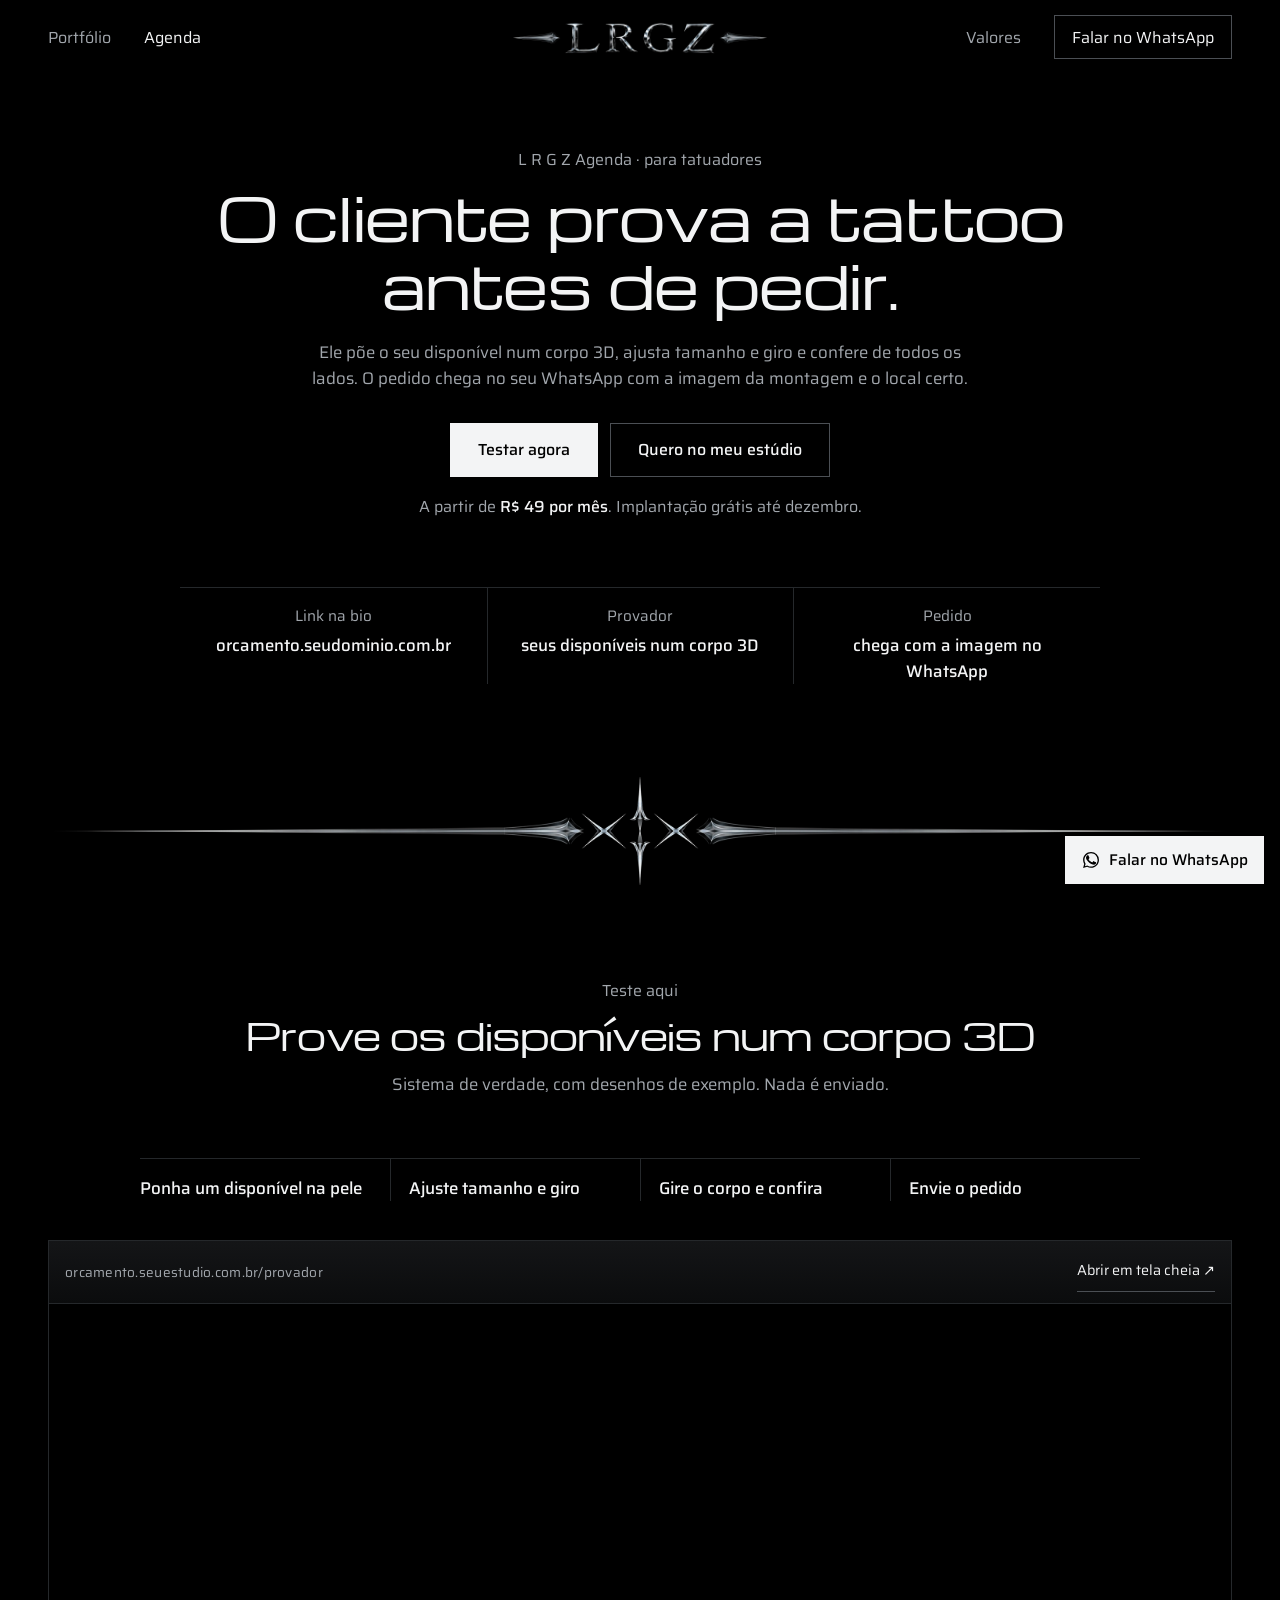
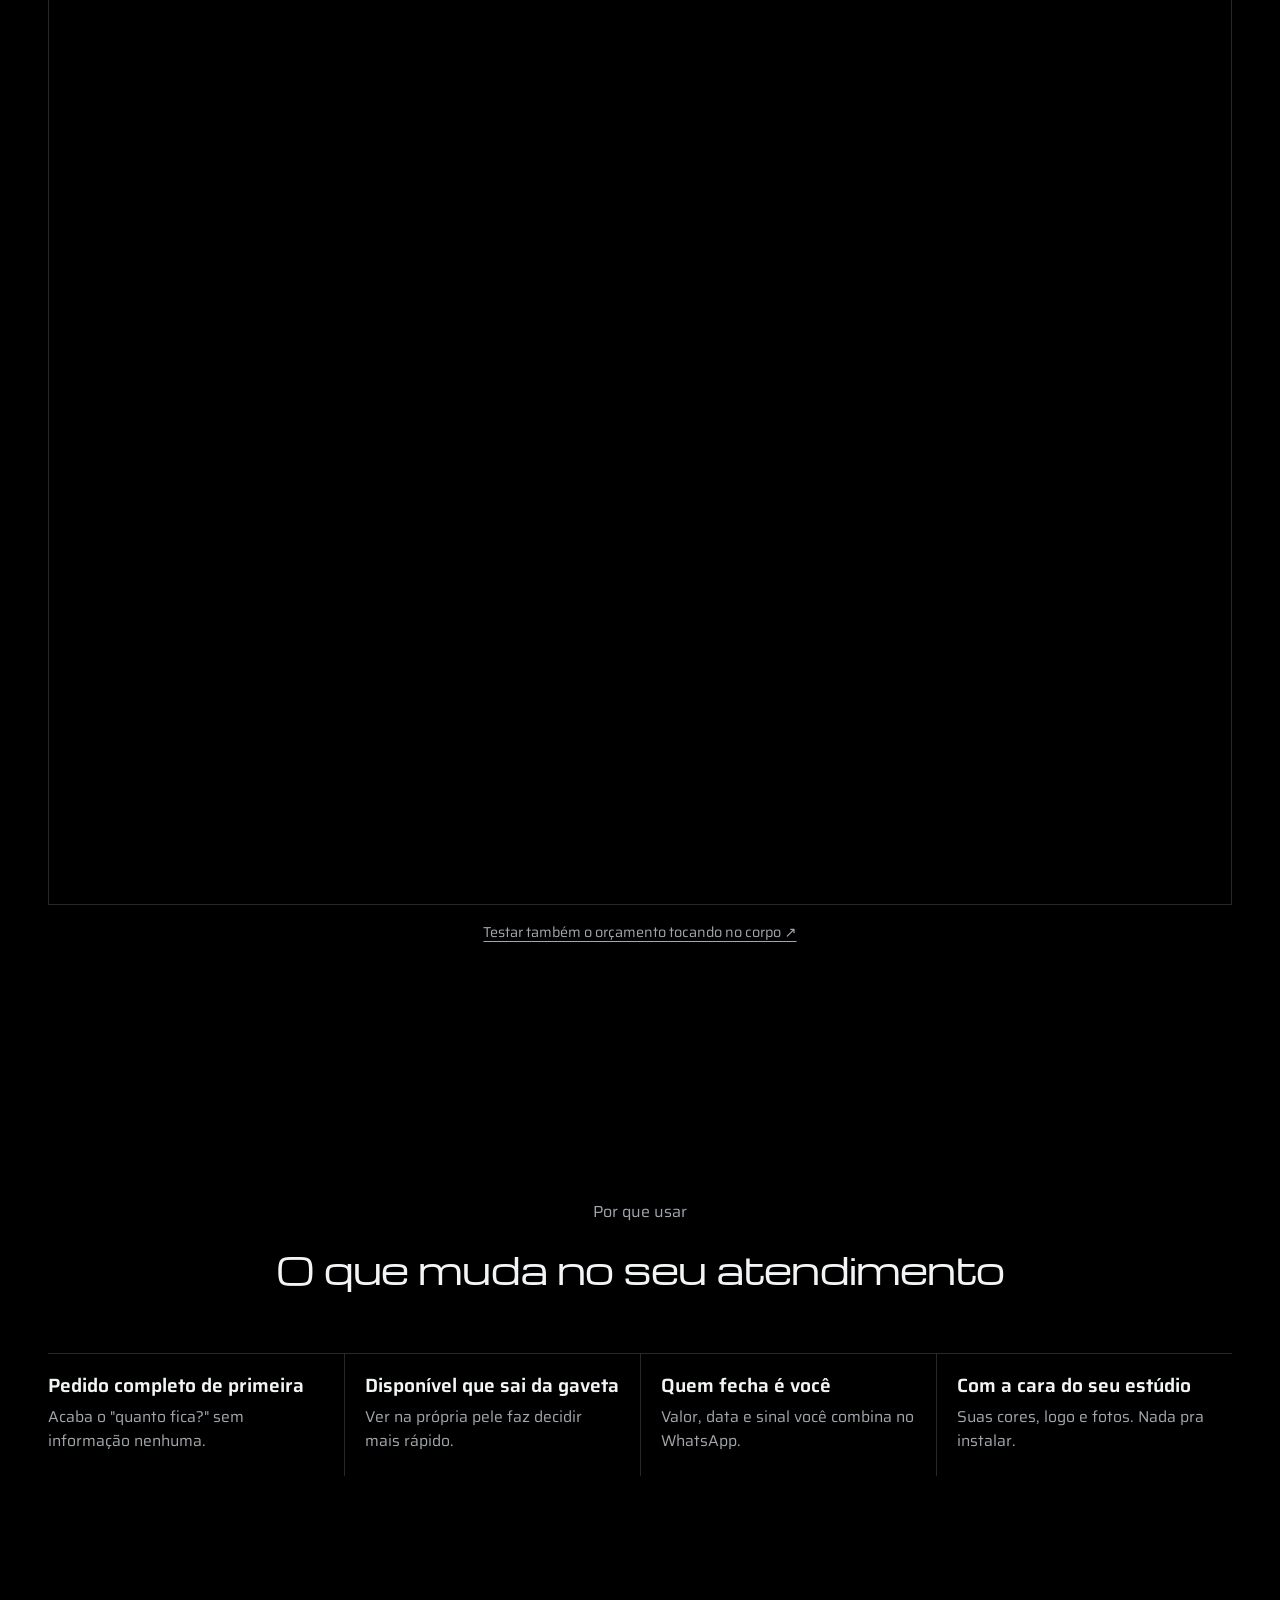
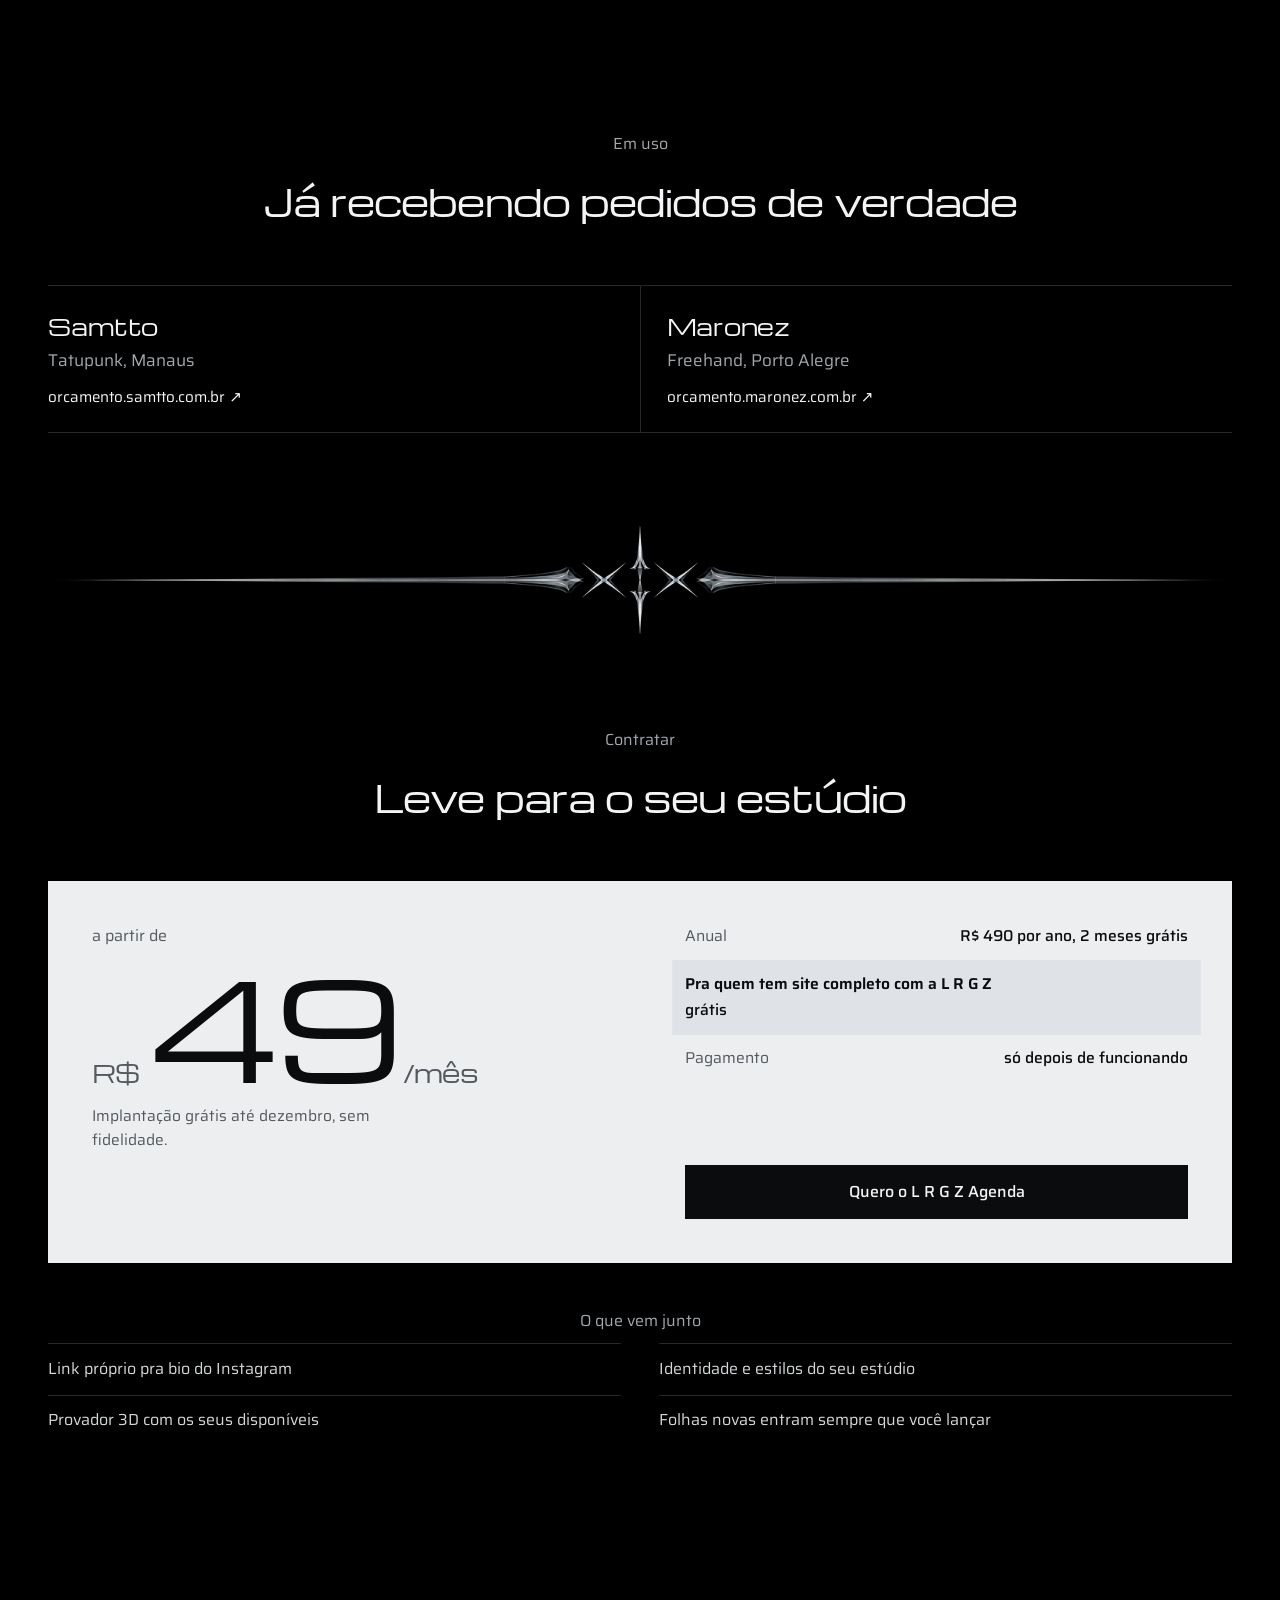
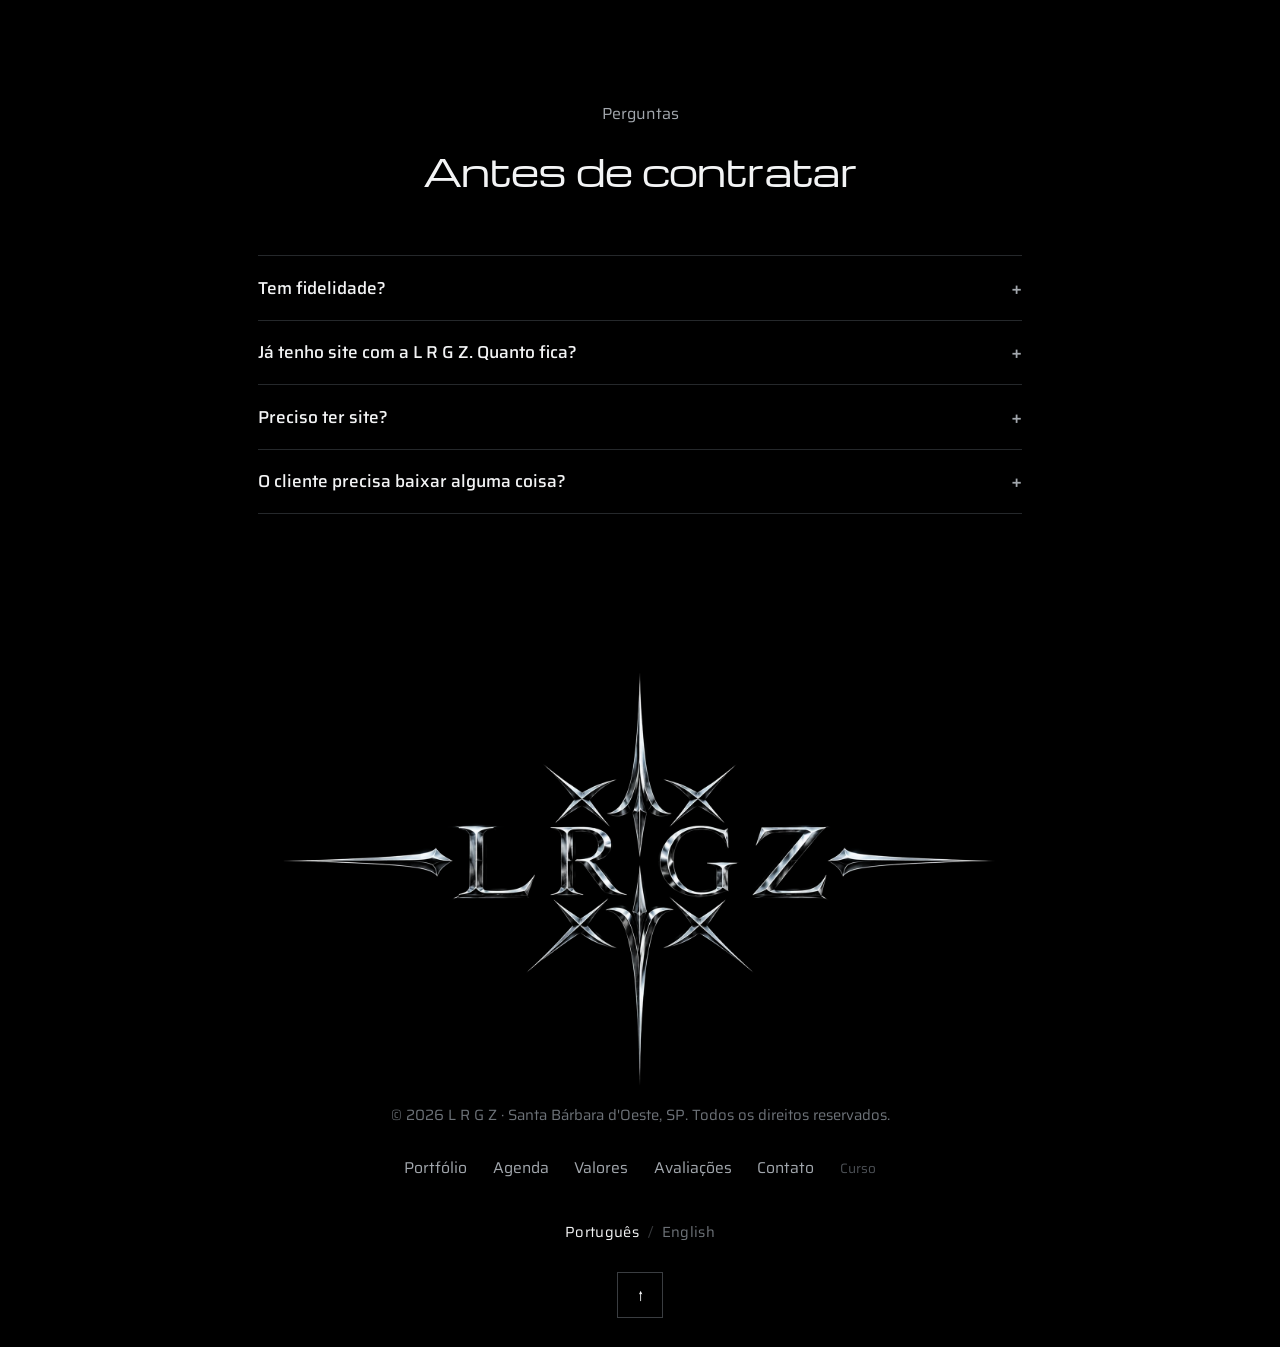
<file: agenda.html>
<!DOCTYPE html>
<html lang="pt-BR">
<head>
<meta charset="UTF-8">
<meta name="viewport" content="width=device-width, initial-scale=1, viewport-fit=cover">
<title>L R G Z Agenda | Provador 3D de tatuagem</title>
<meta name="description" content="L R G Z Agenda: o cliente prova os seus disponíveis num corpo 3D, ajusta tamanho e giro e manda o pedido com a imagem da montagem no seu WhatsApp.">
<meta name="theme-color" content="#000000">
<link rel="icon" href="favicon.ico?v=4" sizes="any">
<link rel="icon" type="image/png" sizes="32x32" href="favicon-32.png?v=4">
<link rel="icon" type="image/png" sizes="96x96" href="favicon-96.png?v=4">
<link rel="icon" type="image/png" sizes="192x192" href="favicon-192.png?v=4">
<link rel="icon" type="image/png" sizes="512x512" href="favicon-512.png?v=4">
<link rel="apple-touch-icon" sizes="180x180" href="apple-touch-icon.png?v=4">
<link rel="manifest" href="site.webmanifest">
<link rel="canonical" href="https://lrgz.com.br/agenda">
<meta property="og:type" content="website">
<meta property="og:url" content="https://lrgz.com.br/agenda">
<meta property="og:site_name" content="LRGZ">
<meta property="og:title" content="L R G Z Agenda | Provador 3D de tatuagem">
<meta property="og:description" content="L R G Z Agenda: o cliente prova os seus disponíveis num corpo 3D, ajusta tamanho e giro e manda o pedido com a imagem da montagem no seu WhatsApp.">
<meta property="og:image" content="https://lrgz.com.br/og-lrgz.png">
<meta property="og:image:width" content="1200">
<meta property="og:image:height" content="630">
<meta property="og:locale" content="pt_BR">
<meta name="twitter:card" content="summary_large_image">
<meta name="twitter:image" content="https://lrgz.com.br/og-lrgz.png">
<link rel="preconnect" href="https://fonts.googleapis.com">
<link rel="preconnect" href="https://fonts.gstatic.com" crossorigin>
<link href="https://fonts.googleapis.com/css2?family=Michroma&family=Saira:wght@300..600&display=swap" rel="stylesheet">
<script>document.documentElement.classList.add('js');if(Date.now()<Date.parse('2026-12-02T00:00:00-03:00'))document.documentElement.classList.add('bf');</script>
<link rel="stylesheet" href="assets/lrgz.css?v=32">
<link rel="stylesheet" href="assets/agenda.css?v=6">
</head>
<body>


<!-- Black Friday: some sozinha em 01/12 (ver o script no head e .bf-only no CSS) -->
<a class="bf-faixa bf-only" href="/#investimento">
  <b>Black Friday</b>
  <span>de R$ 1.500 por a partir de R$ 600 até 01/12</span>
  <em>Ver oferta</em>
</a>
<nav class="nav" id="nav">
  <div class="container">
    <ul class="nav-links nav-links--esq">
      <li><a href="/portfolio">Portfólio</a></li>
      <li><a href="/agenda" aria-current="page">Agenda</a></li>
    </ul>
    <a href="./" class="nav-logo" aria-label="L R G Z — página inicial">
      <img src="assets/marca/logo-leitura.webp?v=1" alt="L R G Z" width="1124" height="144" decoding="async">
    </a>
    <ul class="nav-links nav-links--dir">
      <li><a href="/#investimento">Valores</a></li>
      <li><a href="https://wa.me/5519984428872?text=Oi%2C%20vim%20pelo%20site%20do%20L%20R%20G%20Z.%20Tenho%20um%20neg%C3%B3cio%20de%20" target="_blank" rel="noopener" class="nav-cta nav-cta--destaque">Falar no WhatsApp</a></li>
    </ul>
    <div class="nav-actions">
      <button class="nav-burger" id="burger" aria-label="Abrir menu" aria-expanded="false">
        <span></span><span></span>
      </button>
    </div>
  </div>
</nav>

<div class="mobile-menu" id="mobileMenu">
  <a href="https://wa.me/5519984428872?text=Oi%2C%20vim%20pelo%20site%20do%20L%20R%20G%20Z.%20Tenho%20um%20neg%C3%B3cio%20de%20" target="_blank" rel="noopener" class="menu-destaque">Falar no WhatsApp</a>
  <a href="/agenda">L R G Z Agenda</a>
  <a href="./">Página inicial</a>
  <a href="/portfolio">Portfólio</a>
  <a href="#teste">Testar agora</a>
  <a href="#contratar">Contratar</a>
  <a href="./#contato">Contato</a>
  <button class="lang-toggle" type="button" aria-label="Switch to English"><span data-l-pt>PT</span><span class="sep">/</span><span data-l-en>EN</span></button>
</div>

<main>

  <!-- ============ L R G Z AGENDA ============
       Página do provador 3D (foco desde 22/11/2026; a ligação com o Google Agenda ficou de lado).
       A demonstração é o provador de verdade, cliente "demo" do repo lrgz-manequim
       (nada é enviado): https://lrgz-manequim.pages.dev/demo/provador/ -->
  <section class="section page-top ag-hero">
    <div class="container">
      <p class="eyebrow">L R G Z Agenda · para tatuadores</p>
      <h1 class="ag-titulo">O cliente prova a tattoo antes de pedir.</h1>
      <p class="ag-lead">Ele põe o seu disponível num corpo 3D, ajusta tamanho e giro e confere de todos os lados. O pedido chega no seu WhatsApp com a imagem da montagem e o local certo.</p>
      <div class="ag-ctas">
        <a href="#teste" class="btn">Testar agora</a>
        <a href="https://wa.me/5519984428872?text=Oi%2C%20vi%20o%20L%20R%20G%20Z%20Agenda%20no%20site%20e%20quero%20no%20meu%20est%C3%BAdio." target="_blank" rel="noopener" class="btn btn-outline">Quero no meu estúdio</a>
      </div>
      <p class="ag-preco">A partir de <b>R$ 49 por mês</b>. Implantação grátis até dezembro.</p>
      <dl class="ag-fatos">
        <div><dt>Link na bio</dt><dd>orcamento.seudominio.com.br</dd></div>
        <div><dt>Provador</dt><dd>seus disponíveis num corpo 3D</dd></div>
        <div><dt>Pedido</dt><dd>chega com a imagem no WhatsApp</dd></div>
      </dl>
    </div>
  </section>

  <div class="raio" aria-hidden="true"><b><u></u></b><i></i><b><u></u></b></div>

  <!-- ============ TESTE AQUI ============ -->
  <section class="section" id="teste">
    <div class="container">
      <div class="section-head centro">
        <div>
          <p class="eyebrow">Teste aqui</p>
          <h2 class="section-title">Prove os disponíveis num corpo 3D</h2>
        </div>
        <p class="section-note">Sistema de verdade, com desenhos de exemplo. Nada é enviado.</p>
      </div>
      <ul class="ag-roteiro">
        <li><b>Ponha um disponível na pele</b></li>
        <li><b>Ajuste tamanho e giro</b></li>
        <li><b>Gire o corpo e confira</b></li>
        <li><b>Envie o pedido</b></li>
      </ul>
      <div class="ag-demo">
        <div class="ag-demo-barra">
          <span class="ag-demo-link" translate="no">orcamento.seuestudio.com.br/provador</span>
          <a class="ag-abrir" href="https://lrgz-manequim.pages.dev/demo/provador/" target="_blank" rel="noopener">Abrir em tela cheia ↗</a>
        </div>
        <iframe id="ag-demo" src="https://lrgz-manequim.pages.dev/demo/provador/?vitrine=1" title="Demonstração do provador 3D" loading="lazy" allow="clipboard-write"></iframe>
      </div>
      <p class="ag-outra"><a href="https://lrgz-manequim.pages.dev/demo/" target="_blank" rel="noopener">Testar também o orçamento tocando no corpo ↗</a></p>
    </div>
  </section>

  <!-- ============ VANTAGENS ============ -->
  <section class="section" id="vantagens">
    <div class="container">
      <div class="section-head centro">
        <p class="eyebrow">Por que usar</p>
        <h2 class="section-title">O que muda no seu atendimento</h2>
      </div>
      <div class="services-grid ag-pontos">
        <div class="service-card"><h3>Pedido completo de primeira</h3><p>Acaba o "quanto fica?" sem informação nenhuma.</p></div>
        <div class="service-card"><h3>Disponível que sai da gaveta</h3><p>Ver na própria pele faz decidir mais rápido.</p></div>
        <div class="service-card"><h3>Quem fecha é você</h3><p>Valor, data e sinal você combina no WhatsApp.</p></div>
        <div class="service-card"><h3>Com a cara do seu estúdio</h3><p>Suas cores, logo e fotos. Nada pra instalar.</p></div>
      </div>
    </div>
  </section>

  <!-- ============ EM USO ============ -->
  <section class="section ag-uso-sec">
    <div class="container">
      <div class="section-head centro">
        <p class="eyebrow">Em uso</p>
        <h2 class="section-title">Já recebendo pedidos de verdade</h2>
      </div>
      <div class="ag-uso">
        <a href="https://orcamento.samtto.com.br" target="_blank" rel="noopener"><b>Samtto</b><span>Tatupunk, Manaus</span><em>orcamento.samtto.com.br ↗</em></a>
        <a href="https://orcamento.maronez.com.br" target="_blank" rel="noopener"><b>Maronez</b><span>Freehand, Porto Alegre</span><em>orcamento.maronez.com.br ↗</em></a>
      </div>
    </div>
  </section>

  <div class="raio" aria-hidden="true"><b><u></u></b><i></i><b><u></u></b></div>

  <!-- ============ CONTRATAR ============ -->
  <section class="section" id="contratar">
    <div class="container">
      <div class="section-head centro">
        <p class="eyebrow">Contratar</p>
        <h2 class="section-title">Leve para o seu estúdio</h2>
      </div>
      <div class="price-box">
        <div class="price-list">
          <p class="price-list-head">O que vem junto</p>
          <ul>
            <li>Link próprio pra bio do Instagram</li>
            <li>Identidade e estilos do seu estúdio</li>
            <li>Provador 3D com os seus disponíveis</li>
            <li>Folhas novas entram sempre que você lançar</li>
          </ul>
        </div>
        <aside class="price-card ag-card" aria-label="Preço do L R G Z Agenda">
          <p class="pc-from">a partir de</p>
          <p class="pc-valor"><span class="pc-moeda">R$</span><span class="pc-num">49</span><span class="pc-moeda">/mês</span></p>
          <p class="pc-nota">Implantação grátis até dezembro, sem fidelidade.</p>
                    <dl class="pc-linhas">
                        <div><dt>Anual</dt><dd>R$ 490 por ano, 2 meses grátis</dd></div>
            <div class="ag-linha-lrgz"><dt>Pra quem tem site completo com a L R G Z</dt><dd>grátis</dd></div>
            <div><dt>Pagamento</dt><dd>só depois de funcionando</dd></div>
          </dl>
          <a href="https://wa.me/5519984428872?text=Oi%2C%20quero%20contratar%20o%20L%20R%20G%20Z%20Agenda%20para%20o%20meu%20est%C3%BAdio." target="_blank" rel="noopener" class="btn pc-cta">Quero o L R G Z Agenda</a>
        </aside>
      </div>
    </div>
  </section>

  <!-- ============ PERGUNTAS ============ -->
  <section class="section" id="perguntas">
    <div class="container ag-faq">
      <div class="section-head centro">
        <p class="eyebrow">Perguntas</p>
        <h2 class="section-title">Antes de contratar</h2>
      </div>
      <details>
        <summary>Tem fidelidade?</summary>
        <p>Não. Até dezembro a implantação é grátis e você cancela quando quiser. No plano anual, você paga 10 meses e usa 12.</p>
      </details>
      <details>
        <summary>Já tenho site com a L R G Z. Quanto fica?</summary>
        <p>Grátis, sem implantação. Usa a identidade do seu site.</p>
      </details>
      <details>
        <summary>Preciso ter site?</summary>
        <p>Não. Funciona num link próprio que vai direto na bio do Instagram.</p>
      </details>
      <details>
        <summary>O cliente precisa baixar alguma coisa?</summary>
        <p>Não. Abre no navegador do celular ou do computador, sem app e sem conta.</p>
      </details>
    </div>
  </section>

</main>

<footer>
  <div class="container footer-inner">
    <p class="fmono">
      <img class="footer-logo" src="assets/marca/logo-cromo.webp?v=1" alt="L R G Z" width="2000" height="1126" decoding="async" loading="lazy">© 2026 L R G Z · Santa Bárbara d'Oeste, SP. Todos os direitos reservados.
    </p>
    <div class="footer-links">
      <a href="/portfolio">Portfólio</a>
      <a href="/agenda">Agenda</a>
      <a href="/#investimento">Valores</a>
      <a href="/#depoimentos">Avaliações</a>
      <a href="/#contato">Contato</a>
      <a href="/planos" class="footer-curso" data-only="pt">Curso</a>
    </div>
    <button class="lang-toggle lang-toggle--rodape" type="button" aria-label="Switch to English"><span data-l-pt>Português</span><span class="sep">/</span><span data-l-en>English</span></button>
    <button class="to-top" id="toTop" aria-label="Voltar ao topo">↑</button>
  </div>
</footer>

<script src="assets/lrgz.js?v=10"></script>
<script src="assets/agenda.js?v=2"></script>


<!-- ============ I18N — PT-BR / EN-US ============
     Todo o texto traduzido vive no objeto EN abaixo, no formato
     'texto em português': 'texto em inglês'. Para corrigir ou
     acrescentar uma tradução, basta editar este bloco.
     Texto sem tradução aparece em português, sem quebrar a página.
     Para esconder um elemento num idioma: data-only="pt" ou data-only="en".
     ============================================================ -->
<script src="assets/i18n.js?v=31"></script>
<a class="wa-float" id="waFloat" href="https://wa.me/5519984428872?text=Oi%2C%20vim%20pelo%20site%20do%20L%20R%20G%20Z.%20Tenho%20um%20neg%C3%B3cio%20de%20" target="_blank" rel="noopener" aria-label="Falar no WhatsApp">
  <svg viewBox="0 0 24 24" fill="currentColor" aria-hidden="true"><path d="M17.47 14.38c-.3-.15-1.75-.86-2.02-.96-.27-.1-.47-.15-.67.15-.2.3-.77.96-.94 1.16-.17.2-.35.22-.64.07-.3-.15-1.25-.46-2.38-1.47-.88-.78-1.47-1.75-1.64-2.05-.17-.3-.02-.46.13-.61.13-.13.3-.35.45-.52.15-.17.2-.3.3-.5.1-.2.05-.37-.02-.52-.08-.15-.67-1.62-.92-2.22-.24-.58-.49-.5-.67-.51h-.57c-.2 0-.52.07-.79.37-.27.3-1.04 1.01-1.04 2.48s1.07 2.87 1.22 3.07c.15.2 2.1 3.2 5.08 4.49.71.31 1.26.49 1.69.62.71.23 1.36.2 1.87.12.57-.09 1.75-.72 2-1.41.25-.69.25-1.28.17-1.41-.07-.13-.27-.2-.57-.35z"/><path d="M12.04 2.5C6.79 2.5 2.52 6.77 2.52 12.02c0 1.68.44 3.32 1.28 4.77L2.5 21.5l4.85-1.27a9.47 9.47 0 0 0 4.69 1.2h.01c5.25 0 9.52-4.27 9.52-9.52a9.46 9.46 0 0 0-2.79-6.73 9.46 9.46 0 0 0-6.74-2.79zm0 17.35h-.01a7.9 7.9 0 0 1-4.02-1.1l-.29-.17-2.98.78.8-2.91-.19-.3a7.88 7.88 0 0 1-1.21-4.2c0-4.36 3.55-7.91 7.91-7.91 2.11 0 4.1.82 5.59 2.32a7.86 7.86 0 0 1 2.32 5.6c0 4.36-3.55 7.89-7.92 7.89z"/></svg>
  <span>Falar no WhatsApp</span>
</a>

</body>
</html>
</file>
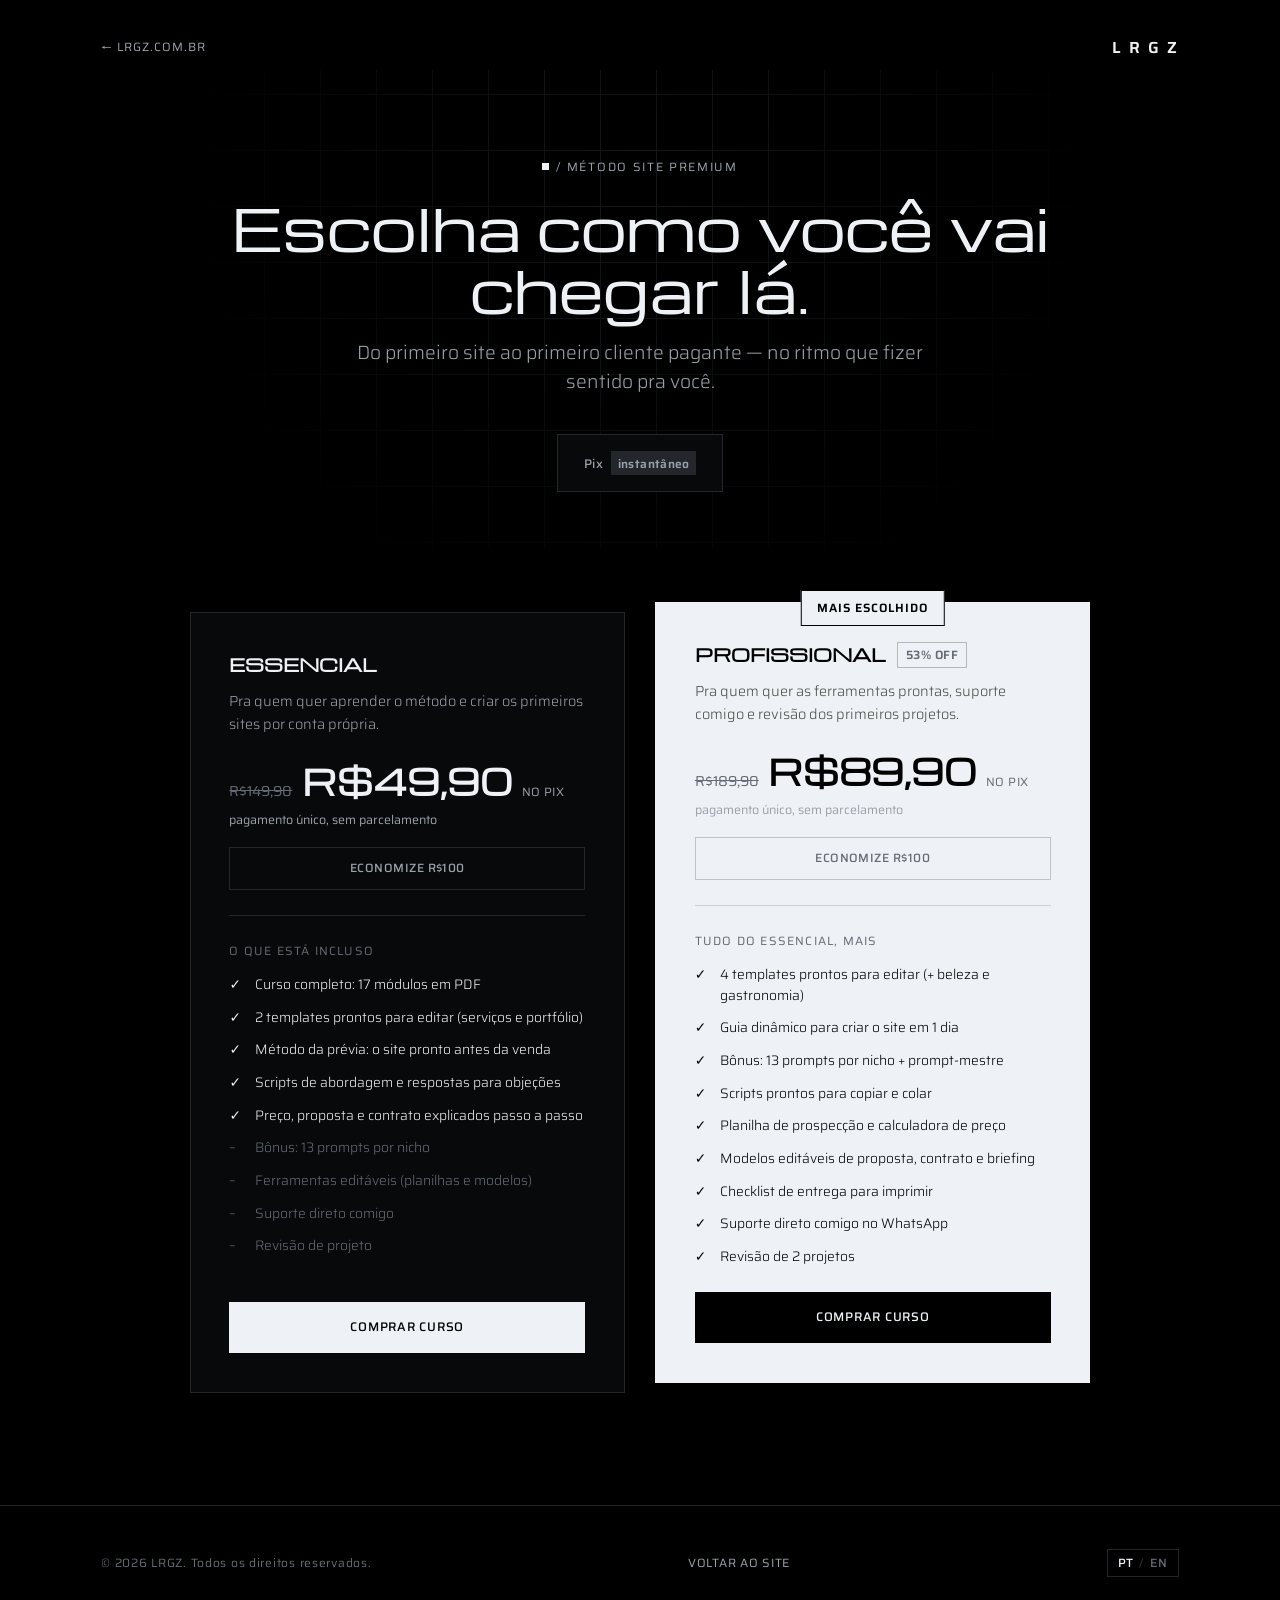
<file: planos.html>
<!DOCTYPE html>
<html lang="pt-BR">
<head>
<meta charset="UTF-8">
<meta name="viewport" content="width=device-width, initial-scale=1, viewport-fit=cover">
<title>Curso de Criação de Sites: Método Site Premium | LRGZ</title>
<meta name="description" content="Aprenda a criar sites profissionais e a vender o seu serviço: 17 módulos, templates, scripts de abordagem e modelo de contrato. A partir de R$ 49,90.">
<meta name="theme-color" content="#000000">
<link rel="icon" href="favicon.ico?v=4" sizes="any">
<link rel="icon" type="image/png" sizes="32x32" href="favicon-32.png?v=4">
<link rel="icon" type="image/png" sizes="96x96" href="favicon-96.png?v=4">
<link rel="icon" type="image/png" sizes="192x192" href="favicon-192.png?v=4">
<link rel="icon" type="image/png" sizes="512x512" href="favicon-512.png?v=4">
<link rel="apple-touch-icon" sizes="180x180" href="apple-touch-icon.png?v=4">
<link rel="manifest" href="site.webmanifest">
<link rel="canonical" href="https://lrgz.com.br/planos">
<meta property="og:type" content="website">
<meta property="og:url" content="https://lrgz.com.br/planos">
<meta property="og:site_name" content="LRGZ">
<meta property="og:title" content="Curso de Criação de Sites: Método Site Premium | LRGZ">
<meta property="og:description" content="Aprenda a criar sites profissionais e a vender o seu serviço: 17 módulos, templates, scripts de abordagem e modelo de contrato. A partir de R$ 49,90.">
<meta property="og:image" content="https://lrgz.com.br/og-lrgz.png">
<meta property="og:image:width" content="1200">
<meta property="og:image:height" content="630">
<meta property="og:locale" content="pt_BR">
<meta name="twitter:card" content="summary_large_image">
<meta name="twitter:image" content="https://lrgz.com.br/og-lrgz.png">
<script type="application/ld+json">
{
 "@context": "https://schema.org",
 "@type": "Course",
 "name": "Método Site Premium",
 "description": "Aprenda a criar sites profissionais e a vender o seu serviço: 17 módulos, templates, scripts de abordagem e modelo de contrato. A partir de R$ 49,90.",
 "inLanguage": "pt-BR",
 "url": "https://lrgz.com.br/planos",
 "provider": {
  "@type": "Organization",
  "name": "LRGZ",
  "sameAs": "https://lrgz.com.br/"
 },
 "hasCourseInstance": {
  "@type": "CourseInstance",
  "courseMode": "Online"
 },
 "offers": [
  {
   "@type": "Offer",
   "name": "Essencial",
   "category": "Paid",
   "price": "49.90",
   "priceCurrency": "BRL",
   "url": "https://pay.hotmart.com/F106727504C",
   "availability": "https://schema.org/InStock"
  },
  {
   "@type": "Offer",
   "name": "Profissional",
   "category": "Paid",
   "price": "89.90",
   "priceCurrency": "BRL",
   "url": "https://pay.hotmart.com/I106743195E",
   "availability": "https://schema.org/InStock"
  }
 ]
}
</script>
<link rel="preconnect" href="https://fonts.googleapis.com">
<link rel="preconnect" href="https://fonts.gstatic.com" crossorigin>
<link href="https://fonts.googleapis.com/css2?family=Michroma&family=Saira:wght@300..600&display=swap" rel="stylesheet">
<script>document.documentElement.classList.add('js');</script>
<style>
/* ============================================
   LRGZ — DESIGN TOKENS (idênticos ao site principal)
   ============================================ */
:root{
  --black:#000;
  --surface:#08090b;
  --surface-2:#0f1114;
  --white:#eef1f5;
  --gray:#9aa1ab;
  --gray-dim:#646b75;
  --line:#23262b;
  --line-soft:#16181c;
  --red:#ff3131;
  --cyan:#00e5ff;

  --font-display:'Michroma', 'Saira', system-ui, sans-serif;
  --font-body:'Saira', system-ui, sans-serif;
  --font-mono:'Saira', system-ui, sans-serif;

  --container: 1180px;
  --pad: clamp(1.25rem, 4vw, 3.5rem);
  --ease: cubic-bezier(.16,.84,.32,1);
  --mx:.5; --my:.35;
}

*,*::before,*::after{ box-sizing:border-box; }
html{ scroll-behavior:smooth; }
body{
  margin:0; background:var(--black); color:var(--white);
  font-family:var(--font-body); font-weight:400; line-height:1.5;
  -webkit-font-smoothing:antialiased; overflow-x:hidden;
}
img,svg{ display:block; max-width:100%; }
a{ color:inherit; text-decoration:none; }
ul{ list-style:none; margin:0; padding:0; }
h1,h2,p{ margin:0; }
button{ font-family:inherit; cursor:pointer; }
::selection{ background:var(--white); color:var(--black); }
:focus-visible{ outline:2px solid var(--white); outline-offset:4px; }

.container{ max-width:var(--container); margin:0 auto; padding-inline:var(--pad); position:relative; z-index:1; }

.eyebrow{
  font-family:var(--font-mono); font-size:.75rem; letter-spacing:.14em; text-transform:uppercase;
  color:var(--gray); display:flex; align-items:center; justify-content:center; gap:.6em;
}
.eyebrow::before{ content:''; width:7px; height:7px; background:var(--white); flex:none; }

/* grain overlay */
.grain{
  position:fixed; inset:0; z-index:60; pointer-events:none;
  opacity:.045; mix-blend-mode:overlay;
  background-image:url("data:image/svg+xml,%3Csvg xmlns='http://www.w3.org/2000/svg'%3E%3Cfilter id='n'%3E%3CfeTurbulence type='fractalNoise' baseFrequency='0.85' numOctaves='3' stitchTiles='stitch'/%3E%3C/filter%3E%3Crect width='100%25' height='100%25' filter='url(%23n)'/%3E%3C/svg%3E");
}

/* scroll reveal */
.js .reveal{ opacity:0; transform:translateY(28px); }
.reveal{ transition:opacity .9s var(--ease), transform .9s var(--ease); transition-delay:var(--rd,0s); }
.reveal.in-view{ opacity:1; transform:translateY(0); }

@media (prefers-reduced-motion: reduce){
  html{ scroll-behavior:auto; }
  *{ animation-duration:.001ms !important; animation-iteration-count:1 !important; transition-duration:.001ms !important; }
  .js .reveal{ opacity:1; transform:none; }
}

/* cursor */
.cursor-dot,.cursor-ring{ position:fixed; top:0; left:0; pointer-events:none; z-index:200; border-radius:50%; transform:translate(-50%,-50%); will-change:transform; }
.cursor-dot{ width:6px; height:6px; background:var(--white); }
.cursor-ring{
  width:36px; height:36px; border:1px solid var(--gray);
  transition:width .25s var(--ease), height .25s var(--ease), border-color .25s var(--ease), background .25s var(--ease);
  display:flex; align-items:center; justify-content:center;
  font-family:var(--font-mono); font-size:.75rem; letter-spacing:.08em; text-transform:uppercase; color:var(--black);
}
.cursor-ring.is-hover{ width:70px; height:70px; background:var(--white); border-color:var(--white); }
@media (pointer:coarse){ .cursor-dot,.cursor-ring{ display:none; } }

/* ============================================
   MINI NAV
   ============================================ */
.mininav{
  position:relative; z-index:5; padding:1.6rem 0 0;
  display:flex; align-items:center; justify-content:space-between;
}
.mininav .back,.mininav .lang-toggle{ min-height:44px; }
.mininav .back{ display:inline-flex; align-items:center;
  font-family:var(--font-mono); font-size:.75rem; letter-spacing:.08em; text-transform:uppercase;
  color:var(--gray); border-bottom:1px solid transparent; transition:color .3s var(--ease), border-color .3s var(--ease);
}
.mininav .back:hover{ color:var(--white); border-color:var(--white); }
.mininav .brand{
  font-family:var(--font-mono); font-weight:600; font-size:1rem; letter-spacing:.12em;
  display:flex; align-items:center; gap:.5rem;
}
.mininav .brand .dot{ display:none; }
.cursor-dot,.cursor-ring,.grain{ display:none !important; }
h1,h2,h3{ font-weight:400 !important; text-transform:none !important; letter-spacing:0 !important; }
h1 em,h1 span{ color:inherit !important; font-style:normal !important; }
@keyframes blink{ 0%,100%{ opacity:1;} 50%{ opacity:.25; } }

/* ============================================
   HERO / HEADER — fundo interativo
   ============================================ */
.planos-hero{
  position:relative; overflow:hidden;
  padding-block:clamp(3rem,7vw,5.5rem) clamp(2.5rem,5vw,3.5rem);
  text-align:center;
}
.hero-grid-bg{
  position:absolute; inset:-30% -10%; z-index:0; pointer-events:none;
  background-image:
    linear-gradient(var(--line-soft) 1px, transparent 1px),
    linear-gradient(90deg, var(--line-soft) 1px, transparent 1px);
  background-size:56px 56px;
  -webkit-mask-image:radial-gradient(circle at calc(var(--mx)*100%) calc(var(--my)*100%), black 0%, transparent 50%);
  mask-image:radial-gradient(circle at calc(var(--mx)*100%) calc(var(--my)*100%), black 0%, transparent 50%);
  transform:translateY(calc(var(--sy,0) * 1px));
}
.planos-hero .brandmark{
  font-family:var(--font-display); font-weight:800; font-size:clamp(2.6rem,7vw,5.5rem);
  text-transform:uppercase; letter-spacing:-.01em; line-height:1;
  color:transparent; 
  margin-bottom:1.6rem;
}
.planos-title{
  font-family:var(--font-display); font-weight:600; text-transform:uppercase;
  font-size:clamp(2rem,5.2vw,3.6rem); line-height:1.08; margin-top:1.2rem; max-width:20ch; margin-inline:auto;
}
.planos-title .hl{ color:transparent;  }
.planos-sub{
  font-size:clamp(1rem,1.6vw,1.2rem); color:var(--gray); font-weight:300;
  max-width:44ch; margin:1.2rem auto 0;
}

/* toggle */
.toggle{
  display:inline-flex; align-items:center; gap:.25rem; margin-top:2.4rem;
  background:var(--surface); border:1px solid var(--line); padding:.3rem; border-radius:0;
}
.toggle button{
  font-family:var(--font-mono); font-weight:500; font-size:.78rem; letter-spacing:.04em;
  border:none; background:transparent; color:var(--gray);
  padding:.7rem 1.3rem; border-radius:0; display:flex; align-items:center; gap:.5rem;
  transition:background .3s var(--ease), color .3s var(--ease);
}
.toggle button.active{ background:var(--white); color:var(--black); }
.toggle .badge{
  font-family:var(--font-mono); font-size:.75rem; font-weight:600; letter-spacing:.03em;
  background:var(--line); color:var(--gray); padding:.15rem .4rem; border-radius:0;
}
.toggle button.active .badge{ background:rgba(5,5,5,.12); color:var(--black); }

/* ============================================
   PLANOS
   ============================================ */
.plans-section{ padding-block:clamp(2rem,5vw,3rem) clamp(5rem,9vw,7rem); }
.plans{
  display:grid; grid-template-columns:repeat(2,1fr); gap:clamp(1.2rem,2.4vw,2rem);
  align-items:stretch; margin-top:1rem; max-width:900px; margin-inline:auto;
}
@media (max-width:760px){
  /* minmax(0,1fr) no lugar de 1fr: sem isso o min-width:auto dos cards
     estica a trilha alem do container e a pagina rola de lado no celular */
  .plans{ grid-template-columns:minmax(0,1fr); max-width:460px; }
  .plans > .card{ min-width:0; }
}
@media (max-width:420px){
  .card{ padding:1.4rem 1.15rem; }
}

.card{
  position:relative; background:var(--surface); border:1px solid var(--line);
  padding:clamp(1.8rem,3vw,2.4rem); display:flex; flex-direction:column;
  transition:border-color .4s var(--ease), transform .4s var(--ease);
}
.card:hover{ border-color:var(--gray-dim); }
.card.featured{
  background:var(--white); color:var(--black);
  border-color:var(--white);
  transform:translateY(-10px);
}
@media (max-width:760px){ .card.featured{ transform:none; } }

.ribbon{
  position:absolute; top:-13px; left:50%; transform:translateX(-50%);
  font-family:var(--font-mono); font-size:.75rem; font-weight:600; letter-spacing:.08em; text-transform:uppercase;
  background:var(--black); color:var(--white); border:1px solid var(--line);
  padding:.5rem 1rem; white-space:nowrap;
}
.card.featured .ribbon{ background:var(--white); color:var(--black); border-color:var(--black); }

.plan-head{ display:flex; flex-wrap:wrap; align-items:center; gap:.5rem .7rem; margin-bottom:.7rem; }
.plan-name{ font-family:var(--font-display); font-size:1.15rem; font-weight:600; text-transform:uppercase; }
.off-tag{
  font-family:var(--font-mono); font-size:.75rem; font-weight:600; letter-spacing:.04em;
  border:1px solid var(--line); color:var(--gray); padding:.2rem .5rem;
}
.card.featured .off-tag{ border-color:rgba(5,5,5,.25); color:var(--gray-dim); }

.plan-desc{ color:var(--gray); font-size:.9rem; line-height:1.55; font-weight:300; min-height:2.8em; }
.card.featured .plan-desc{ color:#4a4a45; }

.price-row{ display:flex; align-items:baseline; gap:.6rem; flex-wrap:wrap; margin-top:1.3rem; }
.price-old{ color:var(--gray-dim); text-decoration:line-through; font-family:var(--font-mono); font-size:.9rem; }
.price-new{ font-family:var(--font-display); font-size:clamp(1.7rem,3vw,2.1rem); font-weight:600; }
.price-unit{ color:var(--gray); font-family:var(--font-mono); font-size:.75rem; text-transform:uppercase; letter-spacing:.04em; }
.card.featured .price-unit{ color:var(--gray-dim); }
.price-note{ color:var(--gray); font-size:.78rem; margin-top:.3rem; }

.save-btn{
  margin-top:1.1rem; width:100%; text-align:center; font-family:var(--font-mono);
  font-size:.75rem; letter-spacing:.04em; text-transform:uppercase; font-weight:500;
  border:1px solid var(--line); color:var(--gray); padding:.7rem;
}
.card.featured .save-btn{ border-color:rgba(5,5,5,.2); color:var(--gray-dim); }

.divider{ height:1px; background:var(--line); margin:1.6rem 0; }
.card.featured .divider{ background:rgba(5,5,5,.14); }
.section-label{
  font-family:var(--font-mono); font-size:.75rem; letter-spacing:.1em; text-transform:uppercase;
  color:var(--gray-dim); margin-bottom:.9rem;
}

ul.features{ list-style:none; display:flex; flex-direction:column; gap:.75rem; flex:1; }
ul.features li{
  display:flex; align-items:flex-start; gap:.65rem; font-size:.86rem; color:var(--white); font-weight:300;
}
.card.featured ul.features li{ color:var(--black); }
ul.features li .mk{
  font-family:var(--font-mono); flex:none; width:1.1em; color:var(--white);
}
.card.featured ul.features li .mk{ color:var(--black); }
ul.features li.dim{ color:var(--gray-dim); }
ul.features li.dim .mk{ color:var(--gray-dim); }

.cta{
  margin-top:1.6rem; width:100%; padding:.95rem; text-align:center;
  font-family:var(--font-mono); font-size:.78rem; letter-spacing:.06em; text-transform:uppercase; font-weight:500;
  border:1px solid var(--white); background:var(--white); color:var(--black); display:block;
  transition:background .3s var(--ease), color .3s var(--ease), transform .3s var(--ease);
}
.cta:hover{ background:transparent; color:var(--white); transform:translateY(-2px); }
.card.featured .cta{ background:var(--black); color:var(--white); border-color:var(--black); }
.card.featured .cta:hover{ background:transparent; color:var(--black); }

/* ============================================
   FOOTER
   ============================================ */
footer{ border-top:1px solid var(--line); padding:2.2rem 0; }
.footer-inner{ display:flex; flex-wrap:wrap; align-items:center; justify-content:space-between; gap:1rem; }
.footer-inner .fmono{ font-family:var(--font-mono); font-size:.75rem; letter-spacing:.06em; color:var(--gray-dim); }
.footer-inner a{ display:inline-flex; align-items:center; min-height:44px; font-family:var(--font-mono); font-size:.75rem; letter-spacing:.06em; color:var(--gray); text-transform:uppercase; }
.footer-inner a:hover{ color:var(--white); }

/* ============ TOGGLE DE IDIOMA (PT / EN) ============ */
.lang-toggle{
  display:inline-flex; align-items:center; justify-content:center; gap:.3rem; flex:none;
  font-family:var(--font-mono); font-size:.75rem; letter-spacing:.08em; font-weight:500;
  background:transparent; border:1px solid var(--line); color:var(--gray-dim);
  padding:.42rem .62rem; line-height:1; cursor:pointer;
  border-radius:0; -webkit-appearance:none; appearance:none;
  -webkit-tap-highlight-color:transparent; touch-action:manipulation;
  transition:border-color .3s var(--ease), color .3s var(--ease);
}
.lang-toggle:hover{ border-color:var(--gray); }
.lang-toggle:focus-visible{ outline:2px solid var(--cyan); outline-offset:2px; }
.lang-toggle .sep{ opacity:.4; }
.lang-toggle span.on{ color:var(--white); }

/* no celular o alvo de toque precisa ser confortavel */
@media (max-width:860px){
  .lang-toggle{
    min-height:44px; min-width:64px; padding:.6rem .8rem;
    font-size:.78rem; border-color:var(--gray-dim);
  }
  .mininav{ gap:1rem; flex-wrap:wrap; }
}
@media (max-width:400px){
  .lang-toggle{ min-width:58px; padding:.6rem .6rem; font-size:.75rem; }
  .mininav .brand{ font-size:.9rem; letter-spacing:.08em; }
}
/* ============================================
   AJUSTES DE CELULAR
   ============================================ */
@media (max-width:600px), (pointer:coarse) and (max-height:500px){
  .toggle .badge, .off-tag{ font-size:.75rem; }
  .section-label, .ribbon{ font-size:.75rem; }
  .mininav .back{ display:inline-block; padding-block:.8rem; }
  .footer-inner a{ display:inline-block; padding-block:.8rem; }
}
</style>
</head>
<body>

<div class="grain" aria-hidden="true"></div>
<div class="cursor-dot" aria-hidden="true"></div>
<div class="cursor-ring" aria-hidden="true"></div>

<div class="container">
  <nav class="mininav">
    <a href="/#contato" class="back">← lrgz.com.br</a>
    <span class="brand">L R G Z <span class="dot"></span></span>
  </nav>
</div>

<header class="planos-hero">
  <div class="hero-grid-bg" id="bgGrid" aria-hidden="true"></div>
  <div class="container">
    <p class="eyebrow reveal">/ Método Site Premium</p>
    <h1 class="planos-title reveal" style="--rd:.06s">Escolha como você <span class="hl">vai chegar lá.</span></h1>
    <p class="planos-sub reveal" style="--rd:.12s">Do primeiro site ao primeiro cliente pagante — no ritmo que fizer sentido pra você.</p>

    <div class="toggle reveal" style="--rd:.18s" role="group" aria-label="Forma de pagamento">
      <button data-mode="pix">Pix <span class="badge">instantâneo</span></button>
    </div>
  </div>
</header>

<section class="plans-section">
  <div class="container">
    <div class="plans">

      <!-- ESSENCIAL -->
      <div class="card reveal">
        <div class="plan-head">
          <span class="plan-name">Essencial</span>
        </div>
        <p class="plan-desc">Pra quem quer aprender o método e criar os primeiros sites por conta própria.</p>
        <div class="price-row">
          <span class="price-old" data-old-cartao="R$149,90" data-old-pix="R$149,90">R$149,90</span>
          <span class="price-new" data-new-cartao="R$49,90" data-new-pix="R$49,90">R$49,90</span>
          <span class="price-unit" data-unit-cartao="no cartão" data-unit-pix="no Pix">No Pix</span>
        </div>
        <p class="price-note">pagamento único, sem parcelamento</p>
        <div class="save-btn">Economize R$100</div>
        <div class="divider"></div>
        <p class="section-label">O que está incluso</p>
        <ul class="features">
          <li><span class="mk">✓</span> Curso completo: 17 módulos em PDF</li>
          <li><span class="mk">✓</span> 2 templates prontos para editar (serviços e portfólio)</li>
          <li><span class="mk">✓</span> Método da prévia: o site pronto antes da venda</li>
          <li><span class="mk">✓</span> Scripts de abordagem e respostas para objeções</li>
          <li><span class="mk">✓</span> Preço, proposta e contrato explicados passo a passo</li>
          <li class="dim"><span class="mk">–</span> Bônus: 13 prompts por nicho</li>
          <li class="dim"><span class="mk">–</span> Ferramentas editáveis (planilhas e modelos)</li>
          <li class="dim"><span class="mk">–</span> Suporte direto comigo</li>
          <li class="dim"><span class="mk">–</span> Revisão de projeto</li>
        </ul>
        <!-- SUBSTITUA pelo link de checkout do plano Essencial na Hotmart -->
        <a href="https://pay.hotmart.com/F106727504C" class="cta" target="_blank" rel="noopener" data-hotmart="COLE_O_LINK_ESSENCIAL_AQUI">COMPRAR CURSO</a>
      </div>

      <!-- PROFISSIONAL -->
      <div class="card featured reveal" style="--rd:.08s">
        <div class="ribbon">Mais escolhido</div>
        <div class="plan-head">
          <span class="plan-name">Profissional</span>
          <span class="off-tag">53% OFF</span>
        </div>
        <p class="plan-desc">Pra quem quer as ferramentas prontas, suporte comigo e revisão dos primeiros projetos.</p>
        <div class="price-row">
          <span class="price-old" data-old-cartao="R$189,90" data-old-pix="R$189,90">R$189,90</span>
          <span class="price-new" data-new-cartao="R$89,90" data-new-pix="R$89,90">R$89,90</span>
          <span class="price-unit" data-unit-cartao="no cartão" data-unit-pix="no Pix">No pix</span>
        </div>
        <p class="price-note">pagamento único, sem parcelamento</p>
        <div class="save-btn">Economize R$100</div>
        <div class="divider"></div>
        <p class="section-label">Tudo do Essencial, mais</p>
        <ul class="features">
          <li><span class="mk">✓</span> 4 templates prontos para editar (+ beleza e gastronomia)</li>
          <li><span class="mk">✓</span> Guia dinâmico para criar o site em 1 dia</li>
          <li><span class="mk">✓</span> Bônus: 13 prompts por nicho + prompt-mestre</li>
          <li><span class="mk">✓</span> Scripts prontos para copiar e colar</li>
          <li><span class="mk">✓</span> Planilha de prospecção e calculadora de preço</li>
          <li><span class="mk">✓</span> Modelos editáveis de proposta, contrato e briefing</li>
          <li><span class="mk">✓</span> Checklist de entrega para imprimir</li>
          <li><span class="mk">✓</span> Suporte direto comigo no WhatsApp</li>
          <li><span class="mk">✓</span> Revisão de 2 projetos</li>
        </ul>
        <!-- SUBSTITUA pelo link de checkout do plano Profissional na Hotmart -->
        <a href="https://pay.hotmart.com/I106743195E" class="cta" target="_blank" rel="noopener" data-hotmart="COLE_O_LINK_PROFISSIONAL_AQUI">COMPRAR CURSO</a>
      </div>

    </div>
  </div>
</section>

<footer>
  <div class="container footer-inner">
    <p class="fmono">© 2026 LRGZ. Todos os direitos reservados.</p>
    <a href="/">Voltar ao site</a>
    <button class="lang-toggle" type="button" aria-label="Switch to English"><span data-l-pt>PT</span><span class="sep">/</span><span data-l-en>EN</span></button>
  </div>
</footer>

<script>
(function(){
  var reduceMotion = window.matchMedia('(prefers-reduced-motion: reduce)').matches;

  /* ---------- Toggle cartão (1x) / Pix ---------- */
  var buttons = document.querySelectorAll('.toggle button');
  function cap(s){ return s.charAt(0).toUpperCase() + s.slice(1); }
  buttons.forEach(function(btn){
    btn.addEventListener('click', function(){
      buttons.forEach(function(b){ b.classList.remove('active'); });
      btn.classList.add('active');
      var key = cap(btn.dataset.mode); // 'Cartao' ou 'Pix'
      document.querySelectorAll('.price-old').forEach(function(el){ el.textContent = el.dataset['old' + key]; });
      document.querySelectorAll('.price-new').forEach(function(el){ el.textContent = el.dataset['new' + key]; });
      document.querySelectorAll('.price-unit').forEach(function(el){ el.textContent = el.dataset['unit' + key]; });
    });
  });

  // Quando você tiver os links de checkout da Hotmart, troque o href de cada botão:
  // document.querySelector('[data-hotmart="COLE_O_LINK_ESSENCIAL_AQUI"]').href = "https://pay.hotmart.com/SEUCODIGO";

  /* ---------- Scroll reveal ---------- */
  var revealEls = document.querySelectorAll('.reveal');
  if('IntersectionObserver' in window){
    var io = new IntersectionObserver(function(entries){
      entries.forEach(function(entry){
        if(entry.isIntersecting){ entry.target.classList.add('in-view'); io.unobserve(entry.target); }
      });
    }, { threshold:.14, rootMargin:'0px 0px -6% 0px' });
    revealEls.forEach(function(el){ io.observe(el); });
  } else {
    revealEls.forEach(function(el){ el.classList.add('in-view'); });
  }

  /* ---------- Custom cursor ---------- */
  var isFine = window.matchMedia('(pointer:fine)').matches;
  if(isFine){
    var dot = document.querySelector('.cursor-dot');
    var ring = document.querySelector('.cursor-ring');
    var mx = 0, my = 0, rx = 0, ry = 0;
    window.addEventListener('mousemove', function(e){
      mx = e.clientX; my = e.clientY;
      dot.style.transform = 'translate(' + mx + 'px,' + my + 'px) translate(-50%,-50%)';
    });
    (function loop(){
      rx += (mx - rx) * .16; ry += (my - ry) * .16;
      ring.style.transform = 'translate(' + rx + 'px,' + ry + 'px) translate(-50%,-50%)';
      requestAnimationFrame(loop);
    })();
    document.querySelectorAll('a, button, .card').forEach(function(el){
      el.addEventListener('mouseenter', function(){ ring.classList.add('is-hover'); });
      el.addEventListener('mouseleave', function(){ ring.classList.remove('is-hover'); });
    });
  }

  /* ---------- Fundo interativo (grid + spotlight + parallax) ---------- */
  var bgGrid = document.getElementById('bgGrid');
  var hero = document.querySelector('.planos-hero');
  if(!reduceMotion){
    document.addEventListener('mousemove', function(e){
      var r = hero.getBoundingClientRect();
      var mx = (e.clientX - r.left) / r.width;
      var my = (e.clientY - r.top) / Math.max(r.height,1);
      document.documentElement.style.setProperty('--mx', mx.toFixed(3));
      document.documentElement.style.setProperty('--my', my.toFixed(3));
    });
    document.addEventListener('scroll', function(){
      bgGrid.style.setProperty('--sy', (window.scrollY * 0.1).toFixed(1));
    }, { passive:true });
  }
})();
</script>


<!-- ============ I18N — PT-BR / EN-US ============
     Dicionário no formato 'português': 'inglês'. Edite aqui para
     corrigir traduções. Texto sem tradução fica em português.
     ============================================================ -->
<script>
(function(){
  var EN = {
    'Curso de Criação de Sites: Método Site Premium | LRGZ':'Website Building Course: Método Site Premium | LRGZ',
    'Aprenda a criar sites profissionais e a vender o seu serviço: 17 módulos, templates, scripts de abordagem e modelo de contrato. A partir de R$ 49,90.':
      'Learn to build professional websites and sell your service: 17 modules, templates, outreach scripts and a contract template. From R$ 49.90.',

    '← lrgz.com.br':'← lrgz.com.br',
    '/ Método Site Premium':'/ Método Site Premium',
    'Escolha como você':'Choose how you',
    'vai chegar lá.':'get there.',
    'Do primeiro site ao primeiro cliente pagante — no ritmo que fizer sentido pra você.':
      'From your first website to your first paying client — at the pace that works for you.',
    'Forma de pagamento':'Payment method',
    'Pix':'Pix',
    'instantâneo':'instant',

    /* ---- Essencial ---- */
    'Essencial':'Essential',
    'Pra quem quer aprender o método e criar os primeiros sites por conta própria.':
      'For anyone who wants to learn the method and build their first sites on their own.',
    'no Pix':'via Pix', 'No Pix':'Via Pix', 'No pix':'Via Pix', 'no cartão':'by card',
    'pagamento único, sem parcelamento':'one-time payment, no instalments',
    'Economize R$100':'Save R$100',
    'O que está incluso':'What’s included',
    'Curso completo: 17 módulos em PDF':'Full course: 17 modules in PDF',
    '2 templates prontos para editar (serviços e portfólio)':
      '2 ready-to-edit templates (services and portfolio)',
    'Método da prévia: o site pronto antes da venda':
      'The preview method: the site built before the sale',
    'Scripts de abordagem e respostas para objeções':
      'Outreach scripts and answers to objections',
    'Preço, proposta e contrato explicados passo a passo':
      'Pricing, proposal and contract explained step by step',
    'Bônus: 13 prompts por nicho':'Bonus: 13 prompts by niche',
    'Ferramentas editáveis (planilhas e modelos)':'Editable tools (spreadsheets and templates)',
    'Suporte direto comigo':'Direct support from me',
    'Revisão de projeto':'Project review',
    'COMPRAR CURSO':'BUY THE COURSE',

    /* ---- Profissional ---- */
    'Mais escolhido':'Most popular',
    'Profissional':'Professional',
    '53% OFF':'53% OFF',
    'Pra quem quer as ferramentas prontas, suporte comigo e revisão dos primeiros projetos.':
      'For anyone who wants the tools ready to go, my support, and a review of their first projects.',
    'Tudo do Essencial, mais':'Everything in Essential, plus',
    '4 templates prontos para editar (+ beleza e gastronomia)':
      '4 ready-to-edit templates (+ beauty and food)',
    'Guia dinâmico para criar o site em 1 dia':'Step-by-step guide to building a site in one day',
    'Bônus: 13 prompts por nicho + prompt-mestre':'Bonus: 13 prompts by niche + master prompt',
    'Scripts prontos para copiar e colar':'Scripts ready to copy and paste',
    'Planilha de prospecção e calculadora de preço':
      'Prospecting spreadsheet and pricing calculator',
    'Modelos editáveis de proposta, contrato e briefing':
      'Editable proposal, contract and briefing templates',
    'Checklist de entrega para imprimir':'Printable delivery checklist',
    'Suporte direto comigo no WhatsApp':'Direct support from me on WhatsApp',
    'Revisão de 2 projetos':'Review of 2 projects',

    '© 2026 LRGZ. Todos os direitos reservados.':'© 2026 LRGZ. All rights reserved.',
    'Voltar ao site':'Back to site'
  };

  var STORAGE_KEY = 'lrgz_lang';
  var lang = 'pt';
  var observer = null;
  var lastDispatched = null;

  function translate(raw){
    var key = raw.trim();
    if(!key) return null;
    if(Object.prototype.hasOwnProperty.call(EN, key)) return EN[key];
    return null;
  }
  function swap(raw, t){
    return raw.match(/^\s*/)[0] + t + raw.match(/\s*$/)[0];
  }

  var SKIP_TAGS = { SCRIPT:1, STYLE:1, NOSCRIPT:1, SVG:1 };
  /* o hero e o terminal são gerados por JS e traduzidos na fonte, não pelo walker */
  var SKIP_IDS  = { heroTitle:1, terminalBody:1 };
  var ATTRS = ['placeholder','aria-label','alt','title','content'];

  function walkText(root){
    var tw = document.createTreeWalker(root, NodeFilter.SHOW_TEXT, {
      acceptNode: function(node){
        var p = node.parentNode;
        while(p && p.nodeType === 1){
          if(SKIP_TAGS[p.tagName] || SKIP_IDS[p.id]) return NodeFilter.FILTER_REJECT;
          p = p.parentNode;
        }
        return node.nodeValue.trim() ? NodeFilter.FILTER_ACCEPT : NodeFilter.FILTER_REJECT;
      }
    });
    var nodes = [], n;
    while((n = tw.nextNode())) nodes.push(n);
    nodes.forEach(function(node){
      if(node.__pt === undefined) node.__pt = node.nodeValue;
      if(lang === 'pt'){ node.nodeValue = node.__pt; return; }
      var t = translate(node.__pt);
      if(t !== null) node.nodeValue = swap(node.__pt, t);
    });
  }

  function walkAttrs(root){
    var els = Array.prototype.slice.call(root.querySelectorAll('*'));
    els.forEach(function(el){
      ATTRS.forEach(function(a){
        if(!el.hasAttribute(a)) return;
        if(a === 'content' && el.getAttribute('name') !== 'description') return;
        var k = '__pt_' + a;
        if(el[k] === undefined) el[k] = el.getAttribute(a);
        if(lang === 'pt'){ el.setAttribute(a, el[k]); return; }
        var t = translate(el[k]);
        if(t !== null) el.setAttribute(a, t);
      });
    });
  }

  function apply(){
    if(observer) observer.disconnect();

    walkText(document.body);
    walkAttrs(document.body);
    walkAttrs(document.head);

    if(document.__ptTitle === undefined) document.__ptTitle = document.title;
    document.title = lang === 'pt' ? document.__ptTitle : (translate(document.__ptTitle) || document.__ptTitle);
    document.documentElement.setAttribute('lang', lang === 'pt' ? 'pt-BR' : 'en-US');

    /* elementos marcados para aparecer só num idioma:
       data-only="pt" ou data-only="en" */
    Array.prototype.forEach.call(document.querySelectorAll('[data-only]'), function(el){
      el.style.display = (el.getAttribute('data-only') === lang) ? '' : 'none';
    });

    Array.prototype.forEach.call(document.querySelectorAll('.lang-toggle'), function(btn){
      btn.setAttribute('data-lang', lang);
      btn.setAttribute('aria-label', lang === 'pt' ? 'Switch to English' : 'Mudar para português');
      var pt = btn.querySelector('[data-l-pt]'), en = btn.querySelector('[data-l-en]');
      if(pt) pt.classList.toggle('on', lang === 'pt');
      if(en) en.classList.toggle('on', lang === 'en');
    });

    window.LRGZ_LANG = lang;
    /* só avisa quando o idioma REALMENTE muda — senão o terminal, que muda o
       DOM a cada caractere, dispararia o observer e reiniciaria a si mesmo em loop */
    if(lastDispatched !== lang){
      lastDispatched = lang;
      document.dispatchEvent(new CustomEvent('lrgz:lang', { detail:{ lang: lang } }));
    }

    if(observer) observer.observe(document.body, { childList:true, subtree:true });
  }

  function setLang(next){
    lang = (next === 'en') ? 'en' : 'pt';
    try { localStorage.setItem(STORAGE_KEY, lang); } catch(e){}
    apply();
  }

  try {
    var saved = localStorage.getItem(STORAGE_KEY);
    if(saved === 'en' || saved === 'pt') lang = saved;
    /* sem deteccao automatica pelo idioma do navegador: o robo do Google
       navega em ingles e indexava a versao EN. Ingles so pelo botao. */
  } catch(e){}

  window.LRGZ_LANG = lang;
  window.LRGZ_JS_LINES = (typeof JS_LINES !== 'undefined') ? JS_LINES : null;

  function boot(){
    observer = new MutationObserver(function(muts){
      if(lang === 'pt') return;
      /* ignora mutações dentro do hero e do terminal: esses são animados e
         já traduzidos na fonte, então não precisam (nem devem) ser revarridos */
      var relevant = muts.some(function(m){
        var n = m.target;
        while(n && n.nodeType === 1){
          if(SKIP_IDS[n.id]) return false;
          n = n.parentNode;
        }
        return true;
      });
      if(!relevant) return;
      clearTimeout(observer.__t);
      observer.__t = setTimeout(apply, 20);
    });
    apply();
    document.addEventListener('click', function(e){
      var b = e.target.closest && e.target.closest('.lang-toggle');
      if(!b) return;
      e.preventDefault();
      setLang(lang === 'pt' ? 'en' : 'pt');
    });
  }
  if(document.readyState === 'loading') document.addEventListener('DOMContentLoaded', boot);
  else boot();

  window.LRGZ_I18N = { setLang:setLang, apply:apply, get lang(){ return lang; } };

})();
</script>
</body>
</html>
</file>
<file: assets/lrgz.css>
/* ============================================
   LRGZ: a logo como sistema
   Hero em tela cheia, raios da logo dividindo o site, Michroma nos titulos,
   Saira no texto. Nada anima com a rolagem: so tempo e toque.
   ============================================ */
:root{
  --black:#000;
  --surface:#0a0b0c;
  --surface-2:#111315;
  --white:#f3f4f5;
  --gray:#a2a7ad;
  --gray-dim:#6d7278;
  --line:#25282b;
  --line-soft:#18191b;
  --red:#ff4d5e;
  --cyan:#d7dbe0;

  --fundo:#000;
  --texto:#f3f4f5;
  --apagado:#a2a7ad;
  --fio:#25282b;
  --botao:#f3f4f5;
  --botao-texto:#000;

  --font-display:'Michroma', 'Saira', system-ui, sans-serif;
  --font-body:'Saira', system-ui, -apple-system, 'Segoe UI', sans-serif;
  --font-mono:'Saira', system-ui, sans-serif;

  --fs-lead:clamp(1.05rem,1.3vw,1.2rem);

  --container:1320px;
  --pad:clamp(1.15rem,4.4vw,3rem);
  --nav-h:76px;
  --sec:clamp(4.5rem,10vw,9rem);

  --ease:cubic-bezier(.16,.84,.32,1);
}

*,*::before,*::after{ box-sizing:border-box; }
[hidden]{ display:none !important; }
html{ scroll-padding-top:var(--nav-h); -webkit-text-size-adjust:100%; background:#000; font-synthesis:none; }
@media (prefers-reduced-motion:no-preference){ html{ scroll-behavior:smooth; } }
html{ scrollbar-color:#3a3d41 #000; }
body{
  margin:0; background:#000; color:var(--white);
  font-family:var(--font-body); font-weight:400; font-size:1.0625rem; line-height:1.55;
  -webkit-font-smoothing:antialiased; -moz-osx-font-smoothing:grayscale;
  overflow-x:clip; -webkit-tap-highlight-color:transparent;
}
body.menu-open{ overflow:hidden; }
h1,h2,h3,h4,p,li,a,span,small{ overflow-wrap:break-word; }
img,svg,video{ display:block; max-width:100%; }
a{ color:inherit; text-decoration:none; touch-action:manipulation; }
ul{ list-style:none; margin:0; padding:0; }
h1,h2,h3,p,blockquote,dl,dd{ margin:0; }
button{ font-family:inherit; cursor:pointer; touch-action:manipulation; }
::selection{ background:#fff; color:#000; }
:focus-visible{ outline:1px solid currentColor; outline-offset:4px; }

.sr-only{ position:absolute; width:1px; height:1px; padding:0; margin:-1px; overflow:hidden; clip:rect(0,0,0,0); white-space:nowrap; border:0; }
.container{ width:100%; max-width:var(--container); margin-inline:auto; padding-inline:max(var(--pad),env(safe-area-inset-left)) max(var(--pad),env(safe-area-inset-right)); }

/* ---------- titulos ---------- */
.section-title,.about-title,.cta-title,.course-title,.hero-frase,.numeros b,.pc-num,.pc-moeda,.mobile-menu a{
  font-family:var(--font-display); font-weight:400; letter-spacing:-.025em;
}
.section-title{ font-size:clamp(1.4rem,2.9vw,2.5rem); line-height:1.24; }

/* ---------- o raio: pecas de cromo tiradas da propria logo, espelhadas ---------- */
.raio{ --alt:108px; position:relative; z-index:3; display:flex; align-items:center; height:var(--alt); margin-block:calc(var(--alt) * -.32); padding-inline:clamp(10px,3vw,48px); background:transparent; pointer-events:none; }
.raio i{ position:relative; flex:none; height:100%; aspect-ratio:696/276; background:url(marca/raio-centro.webp?v=4) center/100% 100% no-repeat; }
.raio b{ position:relative; flex:1 1 0; min-width:0; height:100%; margin-inline:-1px; background:url(marca/raio-lamina.webp?v=4) center/100% 100% no-repeat; }
.raio b:first-child{ transform:scaleX(-1); }
/* de tempos em tempos a luz sai do centro e corre pelas duas laminas */
.raio u{ position:absolute; inset:0; overflow:hidden; clip-path:polygon(0 48.5%,100% 50%,0 51.5%); opacity:.75; -webkit-mask-image:linear-gradient(90deg,transparent,#000 22%,#000 70%,transparent); mask-image:linear-gradient(90deg,transparent,#000 22%,#000 70%,transparent); }
.raio u::after{ content:''; position:absolute; top:0; bottom:0; left:0; width:26%; background:linear-gradient(90deg,transparent,#fff 50%,transparent); transform:translate3d(-110%,0,0); }
.raio.vivo u::after{ animation:corre 11s cubic-bezier(.35,.1,.3,1) infinite; }
.raio i::after{ content:''; position:absolute; left:50%; top:50%; width:calc(var(--alt) * .5); height:calc(var(--alt) * .5); margin:calc(var(--alt) * -.25); background:#fff;
  clip-path:polygon(50% 0,52.5% 47.5%,100% 50%,52.5% 52.5%,50% 100%,47.5% 52.5%,0 50%,47.5% 47.5%); transform:scale(0); opacity:0; }
.raio.vivo i::after{ animation:cintila 11s var(--ease) infinite; }
@keyframes corre{ 0%{ transform:translate3d(-110%,0,0); } 24%,100%{ transform:translate3d(400%,0,0); } }
@keyframes cintila{ 0%{ transform:scale(0) rotate(-45deg); opacity:0; } 5%{ transform:scale(1) rotate(0); opacity:.95; } 13%,100%{ transform:scale(0) rotate(30deg); opacity:0; } }

/* ---------- botoes: um fio de luz atravessa no toque ---------- */
.btn{
  position:relative; overflow:hidden; isolation:isolate;
  display:inline-flex; align-items:center; justify-content:center; gap:.6rem;
  min-height:52px; padding:.85rem 1.7rem; border:1px solid var(--botao);
  background:var(--botao); color:var(--botao-texto);
  font-size:1rem; font-weight:500;
  transition:background-color .35s var(--ease), color .35s var(--ease), border-color .35s var(--ease), transform .3s var(--ease);
}
.btn::after{
  content:''; position:absolute; z-index:-1; top:0; bottom:0; left:0; width:38%;
  background:linear-gradient(100deg,transparent,rgba(160,168,176,.42),transparent);
  transform:translate3d(-130%,0,0) skewX(-14deg); pointer-events:none;
}
@media (hover:hover){
  .btn:hover::after{ transform:translate3d(320%,0,0) skewX(-14deg); transition:transform .85s var(--ease); }
  .btn:hover{ background:transparent; color:var(--texto); }
}
.btn:active{ transform:scale(.98); }
.btn-outline{ background:transparent; color:var(--texto); border-color:#4b4f54; }
@media (hover:hover){ .btn-outline:hover{ background:var(--botao); color:var(--botao-texto); border-color:var(--botao); } }

/* ---------- nav ---------- */
.nav{
  position:fixed; inset:0 0 auto 0; z-index:60; padding-top:env(safe-area-inset-top);
  transition:background-color .4s var(--ease), box-shadow .4s var(--ease);
}
.nav .container{ display:grid; grid-template-columns:minmax(0,1fr) auto minmax(0,1fr); align-items:center; column-gap:1.5rem; height:var(--nav-h); }
.nav-links--esq{ justify-self:start; }
.nav-links--dir{ justify-self:end; }
.nav-logo{ grid-column:2; grid-row:1; display:flex; align-items:center; min-height:44px; }
body:not(.no-hero) .nav.is-scrolled{ background:#000; box-shadow:0 1px 0 var(--line-soft); }
.nav-logo img{ width:clamp(220px,20vw,270px); height:auto; transition:opacity .4s var(--ease), transform .4s var(--ease); }
body.no-hero .nav-logo img{ opacity:0; transform:scale(.9); }
.nav-links{ display:flex; align-items:center; gap:clamp(1.3rem,2.6vw,2.4rem); font-size:1rem; }
.nav-links a{ position:relative; color:var(--gray); transition:color .3s var(--ease); }
.nav-links li:not(:last-child) a::after{ content:''; position:absolute; left:0; right:0; bottom:-5px; height:1px; background:var(--white); transform:scaleX(0); transition:transform .4s var(--ease); }
@media (hover:hover){ .nav-links li a:hover::after{ transform:scaleX(1); } }
.nav-links a:hover,.nav-links a[aria-current]{ color:var(--white); }
.nav-links .nav-cta--destaque{ color:var(--white); padding:.55rem 1.05rem; border:1px solid #4b4f54; transition:background-color .3s var(--ease), color .3s var(--ease), border-color .3s var(--ease); }
.nav-links .nav-cta--destaque:hover{ color:#000; background:var(--white); border-color:var(--white); }
.nav-actions{ display:none; align-items:center; gap:.4rem; }
.nav-burger{ width:46px; height:46px; display:flex; flex-direction:column; align-items:center; justify-content:center; gap:7px; background:none; border:0; padding:0; color:var(--white); }
.nav-burger span{ width:24px; height:1.5px; background:currentColor; transition:transform .35s var(--ease); }
.nav-burger[aria-expanded="true"] span:first-child{ transform:translateY(4.25px) rotate(45deg); }
.nav-burger[aria-expanded="true"] span:last-child{ transform:translateY(-4.25px) rotate(-45deg); }
.lang-toggle{ background:none; border:0; padding:.5rem .3rem; color:var(--gray-dim); font-size:.92rem; }
.lang-toggle .sep{ margin-inline:.25rem; opacity:.5; }
.lang-toggle .on{ color:var(--white); }
.lang-toggle--rodape{ min-height:44px; padding:.5rem .8rem; letter-spacing:.02em; }
.lang-toggle--rodape .sep{ margin-inline:.55rem; }
@media (hover:hover){ .lang-toggle--rodape:hover span{ color:var(--white); } }

.mobile-menu{
  position:fixed; inset:0; z-index:55; display:flex; flex-direction:column; align-items:flex-start; justify-content:center; gap:.3rem;
  padding:calc(var(--nav-h) + 1rem) var(--pad) 2rem; background:#000;
  opacity:0; visibility:hidden; transition:opacity .35s var(--ease), visibility .35s;
}
.mobile-menu.is-open{ opacity:1; visibility:visible; }
.mobile-menu a{ font-size:clamp(1.2rem,5.6vw,1.6rem); line-height:1.75; color:var(--white); }
.mobile-menu .lang-toggle{ margin-top:1rem; font-size:1rem; }

/* ============================================
   HERO: a logo inteira, texto nos cantos de baixo
   ============================================ */
.hero{ position:relative; height:100vh; height:100svh; min-height:540px; overflow:hidden; background:#000; }
.hero-cena{ position:absolute; inset:0; display:flex; align-items:center; justify-content:center; pointer-events:none; }
.sigilo{ position:relative; flex:none; width:min(100vw,177.7vh); width:min(100vw,177.7svh); aspect-ratio:1672/941; }
.sigilo canvas,.sigilo video,.sigilo img{ position:absolute; inset:0; width:100%; height:100%; object-fit:contain; }
.sigilo video{ opacity:0; }
.sigilo video.on{ opacity:1; }
.sigilo img{ opacity:0; transition:opacity .9s var(--ease); }
.sigilo.so-poster img{ opacity:1; }
.sigilo.so-poster video{ display:none; }
.sigilo:not(.modo-shader) canvas{ display:none; }

.hero-txt{
  position:absolute; inset:auto 0 0 0; z-index:2; display:grid; grid-template-columns:minmax(0,1fr) minmax(0,1fr); gap:0 12vw; align-items:end;
  max-width:1680px; margin-inline:auto; padding:0 var(--pad) max(clamp(1.5rem,4vh,2.6rem),env(safe-area-inset-bottom));
}
.hero-frase{ grid-column:1; grid-row:1 / span 2; font-size:clamp(1.15rem,1.75vw,1.9rem); line-height:1.32; color:var(--white); }
.hero-frase span{ display:block; }
.hero-lead{ grid-column:2; color:var(--gray); font-size:1.02rem; line-height:1.45; max-width:38ch; justify-self:end; text-align:right; }
.hero-ctas{ grid-column:2; display:flex; flex-wrap:wrap; justify-content:flex-end; gap:.6rem; margin-top:.9rem; }

/* o texto entra quando a logo termina de se formar */
.js .hero-txt > *{ animation:sobe 1s var(--ease) both; animation-delay:calc(2s + var(--i,0) * .1s); }
@keyframes sobe{ from{ opacity:0; transform:translate3d(0,14px,0); } to{ opacity:1; transform:none; } }

/* ---------- secoes ---------- */
main{ display:block; position:relative; }
.section{ position:relative; z-index:2; padding-block:var(--sec); background:var(--fundo); color:var(--texto); }
.section-head{ display:grid; grid-template-columns:minmax(0,1.35fr) minmax(0,1fr); gap:.8rem clamp(2rem,6vw,5rem); align-items:end; margin-bottom:clamp(2.2rem,4.8vw,3.8rem); }
.section-head.centro{ grid-template-columns:minmax(0,1fr); justify-items:center; text-align:center; }
.section-head.centro .section-note{ max-width:56ch; }
.eyebrow{ color:var(--apagado); font-size:1rem; margin-bottom:.55rem; }
.section-note{ color:var(--apagado); font-size:var(--fs-lead); }

/* ---------- projetos ---------- */
.case-card{ position:relative; display:flex; flex-direction:column; min-width:0; }
.case-frame,.halftone{ display:none; }
.case-preview{ position:relative; overflow:hidden; background:#0a0b0c; box-shadow:0 0 0 1px var(--line); }
.mock{ aspect-ratio:16/9; overflow:hidden; }
.site-video{ width:100%; height:100%; object-fit:cover; }
.case-body{ display:flex; flex-direction:column; flex:1; padding-top:1rem; }
.case-body .tag{ display:none; }
.case-body h3{ font-weight:500; font-size:1.15rem; line-height:1.25; }
.case-body > p:not(.tag){
  color:var(--gray); font-size:.98rem; line-height:1.5; margin-top:.35rem;
  display:-webkit-box; -webkit-box-orient:vertical; -webkit-line-clamp:3; overflow:hidden;
}
.case-chips{ display:none; }
.case-actions{ display:flex; flex-wrap:wrap; align-items:center; gap:.5rem 1.2rem; margin-top:auto; padding-top:.8rem; }
.case-live{ display:inline-flex; align-items:center; gap:.35rem; min-height:36px; font-size:.97rem; box-shadow:0 1px 0 #4b4f54; transition:box-shadow .3s var(--ease); }
.case-live:hover{ box-shadow:0 1px 0 var(--white); }
.case-try{
  min-height:44px; padding:.4rem 1.05rem; background:transparent; color:var(--white); border:1px solid #4b4f54; font-size:.97rem;
  transition:background-color .3s var(--ease), color .3s var(--ease), border-color .3s var(--ease), transform .3s var(--ease);
}
.case-try:hover{ background:var(--white); color:#000; border-color:var(--white); }
.case-try:active{ transform:scale(.97); }

.portfolio-grid{ display:grid; grid-template-columns:repeat(3,minmax(0,1fr)); gap:clamp(1.8rem,3vw,2.6rem) clamp(1rem,1.8vw,1.5rem); }

/* cantinhos finos no video, como marcas de corte */
.case-preview::before,.case-preview::after{ content:''; position:absolute; z-index:2; width:16px; height:16px; pointer-events:none; }
.case-preview::before{ top:0; left:0; border-top:1px solid var(--white); border-left:1px solid var(--white); }
.case-preview::after{ right:0; bottom:0; border-right:1px solid var(--white); border-bottom:1px solid var(--white); }

/* apresentacao: o site inteiro, em computador e celular, sem corte */
.apresenta{ display:flex; justify-content:center; overflow:visible; background:none; box-shadow:none; }
.apresenta::before,.apresenta::after{ display:none; }
.janela,.celular{ --aco:linear-gradient(140deg,#e6eaef 0%,#6d7278 24%,#c3c8ce 46%,#3a3d42 70%,#d5dae0 100%); padding:1.5px; background:var(--aco); }
.janela{ display:none; }
.janela-barra{ display:flex; align-items:center; justify-content:center; height:30px; background:#0c0d0f; color:var(--gray); font-size:.8rem; letter-spacing:.04em; }
.janela-tela{ aspect-ratio:16/9; background:#0a0b0c; }
.celular{ position:relative; flex:none; width:min(60vw,31svh); border-radius:26px; }
.celular-tela{ aspect-ratio:390/844; overflow:hidden; border-radius:24.5px; background:#0a0b0c; transform:translateZ(0); }
.apresenta .site-video{ display:block; width:100%; height:100%; object-fit:cover; }
.vitrine-lista{ display:none; list-style:none; margin:0; padding:0; }
@media (min-width:700px), (min-width:560px) and (max-height:520px){
  .trilho .case-card{ container-type:inline-size; }
  .apresenta{ --g:2cqw; --j:calc((100cqw - var(--g) - 15px) / 1.25994); justify-content:space-between; align-items:stretch; }
  .janela{ display:block; flex:none; width:var(--j); }
  .celular{ width:calc((var(--j) * .5625 + 31px) * .4621); }
  .celular-tela{ aspect-ratio:auto; height:100%; }
}
@media (min-width:1000px){
  .vitrine{ max-width:calc((76svh - 34px) / .5625 * 1.26); margin-inline:auto; }
  .trilho{ display:grid; grid-template-columns:minmax(0,1fr); gap:0; }
  .trilho .case-card{ grid-area:1 / 1; opacity:0; visibility:hidden; transition:opacity .7s var(--ease), visibility 0s .7s; }
  .trilho .case-card.ativo{ opacity:1; visibility:visible; transition:opacity .7s var(--ease), visibility 0s; }
  .trilho .case-body{ display:grid; grid-template-columns:minmax(0,1fr) auto; gap:.1rem 2.5rem; padding-top:1.3rem; }
  .trilho .case-body h3{ grid-column:1; font-family:var(--font-display); font-weight:400; letter-spacing:-.025em; font-size:clamp(1.05rem,1.55vw,1.4rem); }
  .trilho .case-body > p:not(.tag){ grid-column:1; -webkit-line-clamp:2; }
  .trilho .case-actions{ grid-column:2; grid-row:1 / span 3; align-self:center; margin:0; padding:0; flex-wrap:nowrap; }
  .trilho .case-actions a,.trilho .case-actions button{ white-space:nowrap; }
  .vitrine-lista{ display:grid; grid-template-columns:repeat(9,minmax(0,1fr)); column-gap:.9rem; margin-top:1.6rem; }
  .vitrine-lista li{ border-top:1px solid var(--line); }
  .vitrine-lista button{
    position:relative; display:block; width:100%; min-height:62px; padding:.65rem 0 .3rem; background:none; border:0; text-align:left;
    color:var(--gray); font-size:.86rem; line-height:1.28; transition:color .35s var(--ease);
  }
  .vitrine-lista button:hover,.vitrine-lista button.ativo{ color:var(--white); }
  .vitrine-lista i{ position:absolute; left:0; right:0; top:-1px; height:1px; background:var(--white); transform:scaleX(0); transform-origin:0 50%; }
  .vitrine-lista .ativo i{ animation:tempo 28s linear forwards; }
  .vitrine:hover .ativo i,.vitrine.fora .ativo i{ animation-play-state:paused; }
}
@keyframes tempo{ to{ transform:scaleX(1); } }

/* ---------- parede: todos de uma vez ---------- */
.parede{ display:grid; grid-template-columns:repeat(6,minmax(0,1fr)); gap:2px; margin-top:clamp(2.6rem,6vw,5rem); }
.parede a{ position:relative; display:block; aspect-ratio:16/9; overflow:hidden; background:#0a0b0c; }
.parede img{ width:100%; height:100%; object-fit:cover; transition:opacity .35s var(--ease), transform .6s var(--ease); }
@media (hover:hover){
  .parede:hover img{ opacity:.45; }
  .parede a:hover img{ opacity:1; transform:scale(1.04); }
  .parede a::before,.parede a::after{ content:''; position:absolute; z-index:2; width:12px; height:12px; opacity:0; transition:opacity .3s var(--ease), transform .4s var(--ease); pointer-events:none; }
  .parede a::before{ top:6px; left:6px; border-top:1px solid #fff; border-left:1px solid #fff; transform:translate3d(5px,5px,0); }
  .parede a::after{ right:6px; bottom:6px; border-right:1px solid #fff; border-bottom:1px solid #fff; transform:translate3d(-5px,-5px,0); }
  .parede a:hover::before,.parede a:hover::after{ opacity:1; transform:none; }
}
.numeros{ display:grid; grid-template-columns:repeat(3,minmax(0,1fr)); margin-top:clamp(1.6rem,3.4vw,2.6rem); text-align:center; }
.numeros li{ padding:.4rem .6rem; border-left:1px solid var(--line); }
.numeros li:first-child{ border-left:0; }
.numeros b{ display:block; font-size:clamp(1.25rem,3vw,2.5rem); line-height:1.2; }
.numeros span{ display:block; color:var(--gray); font-size:.97rem; margin-top:.2rem; }
.portfolio-more{ display:flex; justify-content:center; margin-top:clamp(1.8rem,3.4vw,2.6rem); }
.portfolio-more p{ display:none; }

/* ---------- sobre: uma frase, no centro ---------- */
.about-grid{ display:block; text-align:center; }
.about-title{ font-size:clamp(1.55rem,4.3vw,3.9rem); line-height:1.2; max-width:19em; margin-inline:auto; }
.about-head .eyebrow{ color:var(--apagado); }
.about-body{ font-size:clamp(1.08rem,1.5vw,1.28rem); line-height:1.5; max-width:46em; margin:1.5rem auto 0; color:var(--apagado); }
.about-body strong{ font-weight:600; color:var(--texto); }
.about-list{ display:grid; grid-template-columns:repeat(3,minmax(0,1fr)); gap:clamp(1rem,2.2vw,2rem); margin-top:clamp(2.2rem,4.4vw,3.4rem); text-align:left; }
.about-list li{ padding-top:.9rem; border-top:1px solid var(--line); color:var(--apagado); font-size:1rem; }
.about-list b{ display:block; color:var(--texto); font-weight:600; font-size:1.08rem; }

/* ---------- servicos ---------- */
#servicos{ padding-top:0; }
.service-card{ position:relative; }
.service-card::after{
  content:''; position:absolute; right:.9rem; top:1.2rem; width:13px; height:13px; background:var(--texto);
  clip-path:polygon(50% 0,56% 44%,100% 50%,56% 56%,50% 100%,44% 56%,0 50%,44% 44%);
  opacity:0; transform:scale(.3) rotate(-90deg); transition:opacity .35s var(--ease), transform .55s var(--ease);
}
@media (hover:hover){ .service-card:hover::after{ opacity:1; transform:none; } }
.services-grid{ display:grid; grid-template-columns:repeat(4,minmax(0,1fr)); gap:0; border-top:1px solid var(--fio); }
.service-card{ padding:1.2rem clamp(.9rem,1.6vw,1.5rem) .4rem; border-left:1px solid var(--fio); }
.service-card:first-child{ border-left:0; padding-left:0; }
.service-card h3{ font-weight:600; font-size:clamp(1.1rem,1.5vw,1.25rem); line-height:1.25; }
.service-card p{ color:var(--apagado); font-size:.98rem; margin-top:.5rem; }

/* ---------- processo: um brilho anda sozinho pela linha ---------- */
.process-list{ position:relative; display:grid; grid-template-columns:repeat(4,minmax(0,1fr)); gap:clamp(1rem,2.2vw,2rem); }
.process-trilha{ position:absolute; left:0; right:0; top:0; height:1px; background:var(--line); overflow:visible; }
.process-trilha i{ position:absolute; left:0; top:-13px; width:27px; height:27px; margin-left:-13.5px; background:var(--white);
  clip-path:polygon(50% 0,54% 44%,100% 50%,54% 56%,50% 100%,46% 56%,0 50%,46% 44%); }
@media (min-width:1041px){
  .process-trilha{ container-type:inline-size; }
  .process-trilha i{ animation:anda 11s cubic-bezier(.45,.05,.55,.95) infinite alternate; }
}
@keyframes anda{ from{ transform:translate3d(0,0,0) rotate(0); } to{ transform:translate3d(100cqw,0,0) rotate(180deg); } }
.process-item{ padding-top:1.5rem; }
.process-item .num{ color:var(--gray-dim); font-size:.95rem; }
.process-item h3{ font-weight:600; font-size:clamp(1.1rem,1.5vw,1.25rem); line-height:1.25; margin-top:.15rem; }
.process-item div p{ color:var(--gray); font-size:.98rem; margin-top:.5rem; }

/* ---------- investimento ---------- */
.price-box{ display:grid; grid-template-columns:minmax(0,1fr); gap:clamp(1.8rem,3.6vw,3rem); }
.price-box .price-card{ order:-1; }
.price-card{
  background:#eceef0; color:#0b0c0d; padding:clamp(1.3rem,3.4vw,3rem); --texto:#0b0c0d; --botao:#0b0c0d; --botao-texto:#f3f4f5;
  display:grid; grid-template-columns:minmax(0,1.05fr) minmax(0,1fr); grid-template-rows:auto auto 1fr; gap:0 clamp(1.6rem,5vw,4.5rem); align-items:start;
}
.pc-from{ grid-column:1; color:#54595f; font-size:1rem; }
.pc-valor{ grid-column:1; display:flex; align-items:baseline; gap:.5rem; line-height:1; margin-top:.5rem; }
.pc-moeda{ font-size:clamp(1rem,1.9vw,1.6rem); color:#54595f; }
.pc-num{ font-size:clamp(3.8rem,10.5vw,9rem); letter-spacing:-.05em; }
.pc-nota{ grid-column:1; color:#54595f; font-size:.97rem; margin-top:.8rem; max-width:30ch; }
.pc-linhas{ grid-column:2; grid-row:1 / span 3; }
.pc-linhas > div{ display:flex; justify-content:space-between; gap:1rem; padding:.7rem 0; border-top:1px solid #cfd2d6; font-size:.98rem; }
.pc-linhas > div:first-child{ border-top:0; padding-top:0; }
.pc-linhas dt{ color:#54595f; }
.pc-linhas dd{ text-align:right; font-weight:500; }
.pc-cta{ grid-column:2; grid-row:4; width:100%; margin-top:.8rem; }
.price-list-head{ color:var(--gray); font-size:1rem; margin-bottom:.6rem; text-align:center; }
.price-list ul{ display:grid; grid-template-columns:repeat(2,minmax(0,1fr)); gap:0 clamp(1rem,3vw,2.5rem); }
.price-list li{ padding:.8rem 0; border-top:1px solid var(--line); color:#d4d7da; font-size:1rem; }

/* ---------- avaliacoes ---------- */
.reviews-grid{ display:grid; grid-template-columns:repeat(2,minmax(0,1fr)); gap:clamp(1rem,2.2vw,2rem); }
@media (min-width:1100px){ .reviews-grid{ grid-template-columns:repeat(4,minmax(0,1fr)); } }
.review-src{ color:var(--gray); font-size:.8rem; letter-spacing:.06em; text-transform:uppercase; line-height:1.35; min-height:1.35em; padding-top:5px; }
.review{ display:flex; flex-direction:column; padding-top:1rem; border-top:1px solid var(--line); }
.stars{ color:var(--white); letter-spacing:.12em; font-size:.9rem; }
.review p{ color:#d4d7da; margin-top:.6rem; font-size:1.02rem; flex:1; }
.review-by{ margin-top:1rem; }
.review-destaque{ grid-column:1 / -1; }
.review-destaque p{ font-size:clamp(1.1rem,1.6vw,1.35rem); line-height:1.5; max-width:62ch; color:var(--white); }
.who{ font-weight:500; }
.role{ color:var(--gray-dim); font-size:.93rem; }
.reviews-score + .case-live{ margin-top:.4rem; }

/* ---------- contato: o fechamento ---------- */
.cta-inner{ display:block; text-align:center; }
.cta-title{ font-size:clamp(1.5rem,3.9vw,3.5rem); line-height:1.22; max-width:21em; margin-inline:auto; }
.cta-body{ color:var(--apagado); font-size:var(--fs-lead); margin:1rem auto 0; max-width:46ch; }
.contact-list{ display:grid; grid-template-columns:repeat(3,minmax(0,1fr)); gap:1px; margin-top:clamp(2rem,4vw,3rem); background:var(--fio); border:1px solid var(--fio); }
.contact-row{ display:flex; align-items:center; justify-content:center; gap:1rem; padding:1.3rem 1rem; background:#000; transition:background-color .35s var(--ease), color .35s var(--ease); }
.contact-row:hover,.contact-row.is-primary{ background:var(--white); color:#000; }
.contact-row.is-primary:hover{ background:#000; color:var(--white); }
.contact-id{ display:flex; align-items:center; gap:.9rem; min-width:0; text-align:left; }
.contact-ico svg{ width:21px; height:21px; }
.contact-text{ display:flex; flex-direction:column; min-width:0; }
.contact-row .label{ opacity:.65; font-size:.93rem; }
.contact-row .value{ font-size:1.08rem; font-weight:500; }
.contact-row .arrow{ display:none; }
.contact-ico{ transition:transform .45s var(--ease); }
@media (hover:hover){ .contact-row:hover .contact-ico{ transform:translate3d(0,-2px,0); } }

/* ---------- curso ---------- */
.course-inner{ display:grid; grid-template-columns:.7fr 1.3fr; gap:clamp(1.6rem,5vw,4.5rem); align-items:center; }
.course-cover{ margin-inline:auto; max-width:380px; width:100%; height:auto; }
.course-info .tag{ color:var(--gray); font-size:1rem; }
.course-title{ font-size:clamp(1.3rem,2.5vw,2.1rem); line-height:1.25; margin-top:.3rem; }
.course-body{ color:var(--gray); font-size:var(--fs-lead); margin-top:.7rem; max-width:50ch; }
.course-points{ margin-top:1rem; }
.course-points li{ padding:.65rem 0; border-top:1px solid var(--line); color:#d4d7da; font-size:1rem; }
.cta-buy{ margin-top:.9rem; border-top:0; padding:0; flex-wrap:wrap; justify-content:flex-start; gap:1rem; background:none; }
.cta-buy:hover{ background:none; color:inherit; }
.cta-buy .label{ color:var(--gray); font-size:1rem; opacity:1; }
.cta-buy .buy-button{ display:inline-flex; align-items:center; min-height:50px; padding:.75rem 1.5rem; color:#000; background:var(--white); font-weight:500; order:-1; }
.cta-buy .arrow{ display:none; }

/* ---------- rodape ---------- */
footer{ position:relative; z-index:2; background:#000; padding-block:clamp(1rem,2vw,1.5rem) max(1.8rem,env(safe-area-inset-bottom)); }
.footer-inner{ display:flex; flex-direction:column; align-items:center; gap:1.2rem; text-align:center; }
footer > .raio{ margin-block:0 clamp(3.5rem,7vw,5.5rem); }
.footer-logo{ width:clamp(300px,62vw,760px); height:auto; margin:0 auto .6rem; }
.fmono{ color:var(--gray-dim); font-size:.93rem; }
.footer-links{ display:flex; flex-wrap:wrap; justify-content:center; gap:.2rem 1.3rem; color:var(--gray); font-size:.98rem; }
.footer-links a{ display:inline-flex; align-items:center; min-height:44px; padding:0 .15rem; transition:color .3s var(--ease); }
.footer-links a:hover{ color:var(--white); }
.to-top{ width:46px; height:46px; background:none; border:1px solid #3a3d41; color:var(--white); transition:border-color .3s var(--ease); }
.to-top:hover{ border-color:var(--white); }

/* ---------- whatsapp flutuante ---------- */
.wa-float{
  position:fixed; z-index:50; right:max(1rem,env(safe-area-inset-right)); bottom:max(1rem,env(safe-area-inset-bottom));
  display:inline-flex; align-items:center; gap:.5rem; min-height:48px; padding:.55rem 1rem; font-size:.97rem; font-weight:500; color:#000; background:var(--white);
  box-shadow:0 0 0 1px rgba(0,0,0,.14);
  transition:transform .3s var(--ease), opacity .4s var(--ease), visibility .4s;
}
body.no-hero .wa-float{ opacity:0; visibility:hidden; transform:translate3d(0,10px,0); }
.wa-float:active{ transform:scale(.97); }
.wa-float svg{ width:20px; height:20px; }

.page-top{ padding-top:calc(var(--nav-h) + clamp(2.2rem,6vw,4.5rem)); }

/* ============================================
   MODAL DE ORÇAMENTO
   ============================================ */
.modal{
  position:fixed; inset:0; z-index:120;
  display:flex; align-items:center; justify-content:center;
  padding:clamp(1rem,4vw,2rem);
  opacity:0; visibility:hidden; pointer-events:none;
  transition:opacity .35s var(--ease), visibility .35s var(--ease);
}
.modal.is-open{ opacity:1; visibility:visible; pointer-events:auto; }
.modal-backdrop{ position:absolute; inset:0; background:rgba(5,5,5,.86); backdrop-filter:blur(3px); }
.modal-card{
  position:relative; z-index:1;
  width:min(560px,100%); max-height:88vh; overflow-y:auto; overscroll-behavior:contain;
  background:var(--surface); border:1px solid var(--line);
  padding:clamp(1.6rem,3.4vw,2.6rem);
  transform:translateY(16px); transition:transform .4s var(--ease);
}
.modal.is-open .modal-card{ transform:translateY(0); }
.modal-x{
  position:absolute; top:.9rem; right:.9rem;
  width:34px; height:34px; display:flex; align-items:center; justify-content:center;
  background:none; border:1px solid var(--line); color:var(--gray);
  font-family:var(--font-mono); font-size:1rem; line-height:1; cursor:pointer;
  transition:border-color .3s var(--ease), color .3s var(--ease);
}
.modal-x:hover{ border-color:var(--white); color:var(--white); }
.modal-card h3{
  font-family:var(--font-display); font-weight:500; text-transform:uppercase;
  font-size:clamp(1.2rem,2.4vw,1.6rem); margin:.7rem 0 .6rem;
}
.modal-sub{ color:var(--gray); font-weight:300; font-size:.92rem; margin-bottom:1.8rem; }
.modal-form{ display:grid; gap:1.1rem; }
.modal-form label{ display:grid; gap:.5rem; }
.modal-form .lbl{
  font-family:var(--font-mono); font-size:.68rem; letter-spacing:.1em;
  text-transform:uppercase; color:var(--gray-dim);
}
.modal-form input, .modal-form textarea, .modal-form select{
  font-family:var(--font-body); font-size:.95rem; font-weight:300;
  background:var(--black); border:1px solid var(--line); color:var(--white);
  padding:.8rem .9rem; border-radius:0; -webkit-appearance:none; appearance:none;
  transition:border-color .3s var(--ease);
}
.modal-form select{ font-family:var(--font-mono); font-size:.8rem; cursor:pointer; }
.modal-form option{ background:var(--surface); }
.modal-form textarea{ resize:vertical; min-height:104px; line-height:1.6; }
.modal-form input::placeholder, .modal-form textarea::placeholder{ color:var(--gray-dim); }
.modal-form input:focus, .modal-form textarea:focus, .modal-form select:focus{
  outline:none; border-color:var(--gray);
}
.modal-form input:focus-visible, .modal-form textarea:focus-visible, .modal-form select:focus-visible{
  outline:2px solid var(--cyan); outline-offset:2px;
}
.modal-form .btn{ width:100%; justify-content:center; margin-top:.4rem; }
.modal-fine{
  font-family:var(--font-mono); font-size:.68rem; line-height:1.6;
  color:var(--gray-dim); text-align:center;
}
@media (prefers-reduced-motion: reduce){
  .modal, .modal-card{ transition:none; }
}

/* ============================================
   "TESTAR AQUI" — o site do cliente numa janela por cima
   ============================================ */
.demo{
  position:fixed; inset:0; z-index:130;
  display:flex; align-items:center; justify-content:center;
  padding:clamp(.75rem,2.4vw,1.75rem);
  opacity:0; visibility:hidden; pointer-events:none;
  transition:opacity .35s var(--ease), visibility .35s var(--ease);
}
.demo.is-open{ opacity:1; visibility:visible; pointer-events:auto; }
/* o mouse dentro do iframe nao chega aqui: o cursor proprio ficaria congelado */

.demo-backdrop{ position:absolute; inset:0; background:rgba(5,5,5,.9); backdrop-filter:blur(3px); }
.demo-win{
  position:relative; z-index:1; display:flex; flex-direction:column;
  width:min(1440px,100%); height:100%; max-height:940px;
  background:var(--surface); border:1px solid var(--line);
  transform:translateY(16px); transition:transform .4s var(--ease);
}
.demo.is-open .demo-win{ transform:translateY(0); }
.demo-bar{
  display:flex; align-items:center; gap:1rem; padding:.55rem .6rem .55rem 1rem;
  border-bottom:1px solid var(--line);
  font-family:var(--font-mono); font-size:.68rem; letter-spacing:.08em; text-transform:uppercase;
}
.demo-title{ flex:1; min-width:0; color:var(--gray); white-space:nowrap; overflow:hidden; text-overflow:ellipsis; }
.demo-title b{ color:var(--white); font-weight:500; }
.demo-dev{ display:flex; border:1px solid var(--line); }
.demo-dev button{
  font:inherit; letter-spacing:inherit; text-transform:inherit;
  background:none; border:0; color:var(--gray); padding:.55rem .9rem; cursor:pointer;
  transition:background .3s var(--ease), color .3s var(--ease);
}
.demo-dev button + button{ border-left:1px solid var(--line); }
.demo-dev button[aria-pressed="true"]{ background:var(--white); color:var(--black); }
.demo-open{ color:var(--white); border-bottom:1px solid var(--gray-dim); padding-bottom:.2rem; white-space:nowrap; }
.demo-open:hover{ border-color:var(--white); }
.demo-x{
  width:34px; height:34px; display:flex; align-items:center; justify-content:center; flex:none;
  background:none; border:1px solid var(--line); color:var(--gray);
  font-family:var(--font-mono); font-size:1rem; line-height:1; cursor:pointer;
  transition:border-color .3s var(--ease), color .3s var(--ease);
}
.demo-x:hover{ border-color:var(--white); color:var(--white); }
.demo-dev button:focus-visible, .demo-open:focus-visible, .demo-x:focus-visible{ outline:2px solid var(--cyan); outline-offset:2px; }
.demo-stage{
  position:relative; flex:1; min-height:0; overflow:hidden;
  display:flex; align-items:center; justify-content:center; background:var(--black);
}
.demo-load{
  position:absolute; font-family:var(--font-mono); font-size:.7rem;
  letter-spacing:.1em; text-transform:uppercase; color:var(--gray-dim);
}
.demo-stage iframe{
  position:relative; width:100%; height:100%; border:0; background:var(--black);
  opacity:0; transition:opacity .4s var(--ease), width .45s var(--ease), height .45s var(--ease);
}
.demo-stage.is-ready iframe{ opacity:1; }
/* modo celular: largura de um iPhone, moldura reta como o resto do site */
.demo-stage.is-phone iframe{
  width:390px; height:min(844px, calc(100% - 2.5rem));
  box-shadow:0 0 0 10px #151513, 0 0 0 11px var(--line);
}
.demo-bar .demo-hide-sm{ display:inline; }
@media (max-width:900px){ .demo-bar .demo-hide-sm{ display:none; } }
@media (prefers-reduced-motion: reduce){
  .demo, .demo-win, .demo-stage iframe{ transition:none; }
}

/* opcoes de toque do orcamento */
.modal-form fieldset{ border:0; padding:0; margin:0; min-width:0; display:grid; gap:.6rem; }
.modal-form legend{ padding:0; margin-bottom:.6rem; }
.chip-row{ display:flex; flex-wrap:wrap; gap:.5rem; }
.chip{ position:relative; cursor:pointer; }
.chip input{ position:absolute; opacity:0; width:1px; height:1px; pointer-events:none; }
.chip span{
  display:inline-block; font-family:var(--font-body); font-size:.86rem; font-weight:300;
  padding:.6rem .85rem; border:1px solid var(--line); color:var(--gray);
  transition:border-color .25s var(--ease), background .25s var(--ease), color .25s var(--ease);
}
.chip:hover span{ border-color:var(--gray); color:var(--white); }
.chip input:checked + span{ background:var(--white); border-color:var(--white); color:var(--black); font-weight:400; }
.chip input:focus-visible + span{ outline:2px solid var(--cyan); outline-offset:2px; }

/* ---------- janelas na identidade nova ---------- */
.modal-card,.demo-win{ border-radius:0; border:1px solid var(--line); background:#0a0b0c; }
.modal-card h3{ font-family:var(--font-display); font-weight:400; text-transform:none; font-size:clamp(1.15rem,2.4vw,1.5rem); line-height:1.25; letter-spacing:-.025em; }
.modal-card .eyebrow{ text-transform:none; letter-spacing:0; }
.lbl,.demo-bar,.demo-dev button,.demo-x{ font-family:var(--font-body); letter-spacing:0; text-transform:none; }
.lbl{ font-size:.95rem; }
.demo-bar{ font-size:.93rem; }
.modal-form input,.modal-form select,.modal-form textarea{ font-family:var(--font-body); font-size:16px; border-radius:0; }
.chip span{ font-family:var(--font-body); letter-spacing:0; text-transform:none; font-size:.93rem; }

/* ============================================
   CELULAR E TABLET
   ============================================ */
/* logo em cima, em quadrado com os raios saindo da tela; texto embaixo */
@media (max-width:999px), (max-height:600px){
  .hero{ display:grid; grid-template-rows:minmax(0,1fr) auto; padding-top:calc(var(--nav-h) + env(safe-area-inset-top)); }
  .hero-cena{ position:relative; inset:auto; min-height:0; }
  .sigilo{ height:auto; width:min(100%, 100vh); width:min(100%, 100svh); aspect-ratio:1; max-height:100%;
    -webkit-mask-image:linear-gradient(90deg,transparent,#000 7%,#000 93%,transparent),linear-gradient(180deg,transparent,#000 7%,#000 93%,transparent); -webkit-mask-composite:source-in; mask-image:linear-gradient(90deg,transparent,#000 7%,#000 93%,transparent),linear-gradient(180deg,transparent,#000 7%,#000 93%,transparent); mask-composite:intersect; }
  .hero-txt{ position:relative; inset:auto; display:block; width:100%; text-align:center; }
  .hero-frase{ font-size:clamp(1.12rem,5.15vw,2rem); line-height:1.32; }
  .hero-lead{ margin:.7rem auto 0; text-align:center; max-width:46ch; }
  .hero-ctas{ justify-content:center; margin-top:1.1rem; }
}

@media (max-width:1040px){
  .portfolio-grid{ grid-template-columns:repeat(2,minmax(0,1fr)); }
  .section-head{ grid-template-columns:minmax(0,1fr); align-items:start; }
  .services-grid{ grid-template-columns:repeat(2,minmax(0,1fr)); }
  .service-card{ padding:1.1rem .9rem 1.2rem; }
  .service-card:nth-child(odd){ border-left:0; padding-left:0; }
  .service-card:nth-child(n+3){ border-top:1px solid var(--fio); }
  .process-list{ grid-template-columns:repeat(2,minmax(0,1fr)); gap:1.5rem 1rem; }
  .process-trilha{ display:none; }
  .process-item{ padding-top:.9rem; border-top:1px solid var(--line); }
  .price-card{ grid-template-columns:minmax(0,1fr); grid-template-rows:none; }
  .pc-linhas,.pc-cta{ grid-column:1; grid-row:auto; }
  .pc-linhas{ margin-top:1.1rem; }
  .pc-linhas > div:first-child{ border-top:1px solid #cfd2d6; padding-top:.7rem; }
}

@media (max-width:1240px){
  .nav-links{ display:none; }
  .nav-actions{ display:contents; }
  .nav-burger{ grid-column:3; grid-row:1; justify-self:end; }
  .nav-logo img{ width:min(49vw,230px); }
}
@media (max-width:980px){
  :root{ --nav-h:68px; }
}

@media (max-width:720px){
  body{ font-size:1rem; }
  .hero-lead{ font-size:.98rem; line-height:1.42; }
  .hero-ctas{ display:grid; grid-template-columns:1fr 1fr; gap:.55rem; }
  .hero-ctas .btn{ padding-inline:.4rem; font-size:.93rem; min-height:50px; }

  .raio{ --alt:76px; padding-inline:8px; }

  /* portfolio completo: dois por fileira, so imagem e nome */
  .grade-compacta{ gap:1.2rem .7rem; }
  .grade-compacta .mock{ aspect-ratio:4/3; }
  .grade-compacta .case-body{ padding-top:.55rem; }
  .grade-compacta .case-body > p:not(.tag){ display:none; }
  .grade-compacta .case-body h3{ font-size:.98rem; }
  .grade-compacta .case-actions{ padding-top:.2rem; }
  .grade-compacta .case-live{ font-size:.86rem; box-shadow:none; color:var(--gray); }
  .grade-compacta .case-live::after{ content:''; position:absolute; inset:0; }

  .case-try{ display:none; }

  .parede{ grid-template-columns:repeat(4,minmax(0,1fr)); margin-inline:calc(var(--pad) * -1); }
  .numeros span{ font-size:.86rem; line-height:1.25; }

  .about-list{ grid-template-columns:minmax(0,1fr); gap:.9rem; }

  .service-card p,.process-item div p{ font-size:.9rem; line-height:1.42; }
  .service-card h3,.process-item h3{ font-size:1.02rem; }

  .price-list ul{ grid-template-columns:minmax(0,1fr); }
  .price-list li{ font-size:.95rem; padding:.65rem 0; }

  .reviews-grid{
    display:flex; gap:.8rem; overflow-x:auto; overflow-y:hidden; scroll-snap-type:x mandatory;
    margin-inline:calc(var(--pad) * -1); padding-inline:var(--pad); scroll-padding-inline:var(--pad); scrollbar-width:none;
  }
  .reviews-grid::-webkit-scrollbar{ display:none; }
  .reviews-grid .review{ flex:0 0 min(82vw,340px); scroll-snap-align:start; }

  .contact-list{ grid-template-columns:minmax(0,1fr); }
  .contact-row{ justify-content:flex-start; padding:1rem; }

  .course-inner{ grid-template-columns:minmax(0,1fr); }
  .course-cover{ max-width:240px; }
  .cta-buy .buy-button{ width:100%; justify-content:center; }
  .wa-float span{ position:absolute; width:1px; height:1px; overflow:hidden; clip:rect(0,0,0,0); }
  .wa-float{ width:50px; height:50px; padding:0; justify-content:center; }
}

/* celulares baixos: o texto nao pode expulsar o sigilo */
@media (max-width:720px) and (max-height:700px){
  .hero-lead{ display:none; }
  .hero-ctas{ margin-top:.85rem; }
}
@media (max-width:359px){
  .hero-ctas .btn{ font-size:.86rem; }
  .pc-linhas > div{ flex-direction:column; gap:.05rem; }
  .pc-linhas dd{ text-align:left; }
}
/* celular deitado: sigilo de um lado, texto do outro */
@media (max-height:520px) and (orientation:landscape){
  .hero{ grid-template-rows:minmax(0,1fr); grid-template-columns:minmax(0,.8fr) minmax(0,1.2fr); align-items:center; padding-bottom:.6rem; min-height:0; }
  .hero-cena{ height:100%; }
  .sigilo{ height:100%; width:auto; max-width:100%; }
  .hero-frase{ font-size:clamp(1rem,2.8vw,1.5rem); }
  .hero-lead{ display:none; }
  .hero-ctas{ margin-top:.7rem; }
}

@media (prefers-reduced-motion:reduce){
  *,*::before,*::after{ animation:none !important; transition-duration:.01ms !important; }
}

/* destaques em trilho ate o computador; no celular so o aparelho, sem espremer a janela */
@media (max-width:999px){
  .vitrine{ margin-inline:calc(var(--pad) * -1); }
  .trilho{
    display:flex; gap:1rem; overflow-x:auto; overflow-y:hidden; scroll-snap-type:x mandatory;
    padding-inline:calc((100vw - min(84vw,340px)) / 2); scroll-padding-inline:calc((100vw - min(84vw,340px)) / 2);
    -webkit-overflow-scrolling:touch; scrollbar-width:none; overscroll-behavior-x:contain;
  }
  .trilho::-webkit-scrollbar{ display:none; }
  .trilho .case-card{ flex:0 0 min(84vw,340px); scroll-snap-align:center; }
  .trilho .case-body{ text-align:center; align-items:center; }
  .trilho .case-body h3{ font-family:var(--font-display); font-weight:400; letter-spacing:-.025em; font-size:1rem; line-height:1.3; }
  .trilho .case-body > p:not(.tag){ -webkit-line-clamp:3; }
  .trilho .case-actions{ justify-content:center; }
}
@media (min-width:700px) and (max-width:999px), (min-width:560px) and (max-width:999px) and (max-height:520px){
  .trilho{ --c:min(calc(100vw - 2 * var(--pad)),calc((74svh - 34px) / .5625 * 1.26)); padding-inline:calc((100vw - var(--c)) / 2); scroll-padding-inline:calc((100vw - var(--c)) / 2); }
  .trilho .case-card{ flex-basis:var(--c); }
}

/* ---------- Black Friday (novembro/2026) ----------
   html.bf vem do script no head e cai sozinho em 01/12. Para desligar antes,
   basta tirar a condição do script em index.html e portfolio.html. */
.bf-only{ display:none; }
html.bf{ --bf-h:42px; scroll-padding-top:calc(var(--nav-h) + var(--bf-h)); }
html.bf .sem-bf{ display:none; }
html.bf span.bf-only{ display:inline; }
html.bf p.bf-only{ display:block; }
html.bf .bf-arte{ display:flex; }
html.bf .bf-faixa{ display:flex; }
.bf-faixa{
  position:fixed; inset:0 0 auto 0; z-index:61; min-height:calc(var(--bf-h) + env(safe-area-inset-top)); padding:env(safe-area-inset-top) var(--pad) 0;
  align-items:center; justify-content:center; gap:.3rem 1.1rem; color:#000; font-size:.98rem; font-weight:500; line-height:1.15; text-align:center;
  background:linear-gradient(100deg,#e6eaef 0%,#9aa0a7 24%,#eef0f3 46%,#868c93 70%,#dfe3e8 100%);
}
.bf-faixa b{ font-family:var(--font-display); font-weight:400; letter-spacing:-.025em; text-transform:uppercase; }
.bf-faixa em{ font-style:normal; font-weight:600; border-bottom:1px solid #000; }
html.bf .nav{ top:var(--bf-h); padding-top:env(safe-area-inset-top); }
html.bf .mobile-menu{ padding-top:calc(var(--nav-h) + var(--bf-h) + 1rem); }
html.bf .page-top{ padding-top:calc(var(--nav-h) + var(--bf-h) + clamp(2.2rem,6vw,4.5rem)); }
.bf-arte{
  grid-column:1 / -1; grid-row:1; align-items:center; box-shadow:0 0 0 2px #000; /* cobre o fio claro do card em zoom fracionado */ gap:clamp(.8rem,2.4vw,1.8rem); background:#000; color:var(--white);
  margin:calc(clamp(1.3rem,3.4vw,3rem) * -1) calc(clamp(1.3rem,3.4vw,3rem) * -1) clamp(1.3rem,3vw,2.2rem); padding:.9rem clamp(1.3rem,3.4vw,3rem);
}
.bf-arte img{ width:clamp(92px,12vw,150px); height:auto; flex:none; }
.bf-titulo{
  font-family:var(--font-display); font-size:clamp(1.3rem,3.3vw,2.5rem); letter-spacing:-.025em; line-height:1.15; text-transform:uppercase;
  background:linear-gradient(180deg,#fff 0%,#c9ced3 42%,#6b7177 54%,#e8ebee 70%,#969ca2 100%); -webkit-background-clip:text; background-clip:text; color:transparent;
}
.bf-sub{ color:var(--red); font-size:1rem; font-weight:500; margin-top:.15rem; }
.pc-de{ grid-column:1; color:#54595f; font-size:1.08rem; margin-bottom:.35rem; }
.pc-de s{ color:#0b0c0d; font-weight:500; text-decoration-color:var(--red); text-decoration-thickness:2px; }
html.bf .price-card .pc-linhas{ grid-row:2 / span 5; }
html.bf .price-card .pc-cta{ grid-row:7; }
html.bf .price-card{ grid-template-rows:auto auto auto auto auto auto 1fr; }
html.bf .price-card .pc-nota + .pc-nota{ color:#0b0c0d; font-weight:500; margin-top:.45rem; }
@media (max-width:1040px){
  html.bf .price-card{ grid-template-rows:none; }
  html.bf .price-card .pc-linhas,html.bf .price-card .pc-cta{ grid-row:auto; }
}
@media (max-width:999px), (max-height:600px){
  html.bf .hero{ padding-top:calc(var(--nav-h) + var(--bf-h) + env(safe-area-inset-top)); }
}
@media (max-width:720px){
  html.bf{ --bf-h:60px; }
  .bf-faixa{ flex-wrap:wrap; font-size:.9rem; gap:.1rem .7rem; padding-block:.35rem; }
  .bf-faixa span{ order:3; flex:0 0 100%; }
}

/* chamada do L R G Z Agenda na secao Servicos */
.ag-chamada{ display:flex; align-items:center; justify-content:space-between; gap:1rem 2rem; margin-top:clamp(1.6rem,3vw,2.4rem); padding:1.2rem clamp(1rem,2vw,1.5rem); border:1px solid var(--fio); transition:background-color .35s var(--ease), border-color .35s var(--ease); }
.ag-chamada span{ color:var(--apagado); }
.ag-chamada b{ display:block; font-family:var(--font-display); font-weight:400; color:var(--texto); font-size:1.1rem; margin-bottom:.25rem; }
.ag-chamada em{ font-style:normal; white-space:nowrap; padding-bottom:.15rem; border-bottom:1px solid #4b4f54; }
@media (hover:hover){ .ag-chamada:hover{ background:var(--surface); border-color:#4b4f54; } }
@media (max-width:720px){ .ag-chamada{ flex-direction:column; align-items:flex-start; } .ag-chamada em{ white-space:normal; } }

/* ---------- investimento: à vista + mensal (lançamento 20/11/2026) ---------- */
.pc-tipo{ grid-column:1; display:flex; align-items:center; gap:.6rem; color:#54595f; font-size:.85rem; font-weight:500; letter-spacing:.14em; text-transform:uppercase; margin-bottom:.7rem; }
.pc-tipo b{ background:#0b0c0d; color:#f3f4f5; font-size:.7rem; font-weight:600; letter-spacing:.12em; padding:.25rem .5rem; line-height:1; }
.price-card--mensal{ background:linear-gradient(180deg,#141517,#0b0c0d); color:#f3f4f5; box-shadow:inset 0 0 0 1px #34383c; --texto:#f3f4f5; --botao:#f3f4f5; --botao-texto:#0b0c0d; }
.price-card--mensal,html.bf .price-card--mensal{ grid-template-rows:auto auto auto 1fr; }
.price-card--mensal .pc-tipo,.price-card--mensal .pc-moeda,.price-card--mensal .pc-nota,.price-card--mensal .pc-linhas dt{ color:#9aa0a6; }
.price-card--mensal .pc-tipo b{ background:#dfe2e6; color:#0b0c0d; }
.price-card--mensal .pc-linhas > div{ border-top-color:#34383c; }
.price-card--mensal .pc-linhas,html.bf .price-card--mensal .pc-linhas{ grid-row:1 / span 4; }
.price-card--mensal .pc-cta,html.bf .price-card--mensal .pc-cta{ grid-row:5; }
@media (max-width:1040px){
  .price-card--mensal,html.bf .price-card--mensal{ grid-template-rows:none; }
  .price-card--mensal .pc-linhas,.price-card--mensal .pc-cta,html.bf .price-card--mensal .pc-linhas,html.bf .price-card--mensal .pc-cta{ grid-row:auto; }
  .price-card--mensal .pc-linhas > div:first-child{ border-top-color:#34383c; }
}
.price-box .price-card--mensal{ margin-top:calc(clamp(1.8rem,3.6vw,3rem) * -1 + 1rem); }
/* curso: só um link apagado no rodapé */
.footer-links a.footer-curso{ color:#4b4f54; font-size:.85rem; }
.footer-links a.footer-curso:hover{ color:var(--gray); }
.nav-links a{ white-space:nowrap; }

/* ===== Home de vendas (nov/2026) ===== */
.hero-garantia{ margin-top:1rem; font-size:.9rem; color:var(--apagado); letter-spacing:.02em; }
.hero-lead s{ color:var(--apagado); }
.faixa-prova{ border-top:1px solid var(--line); border-bottom:1px solid var(--line); background:var(--surface); }
.faixa-prova .numeros{ margin:0; padding:clamp(1.1rem,2.6vw,1.8rem) 0; }
.numeros--4{ grid-template-columns:repeat(4,minmax(0,1fr)); }
@media (max-width:640px){ .numeros--4{ grid-template-columns:repeat(2,minmax(0,1fr)); row-gap:1rem; } .numeros--4 li:nth-child(3){ border-left:0; } }
.passos{ display:grid; grid-template-columns:repeat(3,minmax(0,1fr)); border:1px solid var(--line); margin-top:clamp(1.6rem,3.4vw,2.6rem); }
.passo{ padding:clamp(1.4rem,3vw,2.4rem); text-align:center; border-left:1px solid var(--line); }
.passo:first-child{ border-left:0; }
.passo .num{ font-family:var(--font-display); font-size:clamp(1.6rem,3vw,2.4rem); margin-bottom:.6rem; }
.passo h3{ font-family:var(--font-display); font-size:clamp(.95rem,1.4vw,1.1rem); margin-bottom:.5rem; }
.passo p:last-child{ color:var(--apagado); }
@media (max-width:760px){ .passos{ grid-template-columns:1fr; } .passo{ border-left:0; border-top:1px solid var(--line); } .passo:first-child{ border-top:0; } }
.centro-cta{ display:flex; justify-content:center; margin-top:clamp(1.6rem,3.4vw,2.6rem); }
.estreito{ max-width:820px; }
.duvidas details{ border-bottom:1px solid var(--line); }
.duvidas details:first-child{ border-top:1px solid var(--line); }
.duvidas summary{ cursor:pointer; list-style:none; padding:1.15rem 2rem 1.15rem 0; position:relative; font-size:1.05rem; }
.duvidas summary::-webkit-details-marker{ display:none; }
.duvidas summary::after{ content:"+"; position:absolute; right:.2rem; top:50%; transform:translateY(-50%); font-size:1.3rem; color:var(--apagado); transition:transform .2s ease; }
.duvidas details[open] summary::after{ transform:translateY(-50%) rotate(45deg); }
.duvidas details p{ padding:0 0 1.2rem; color:var(--apagado); }
.final{ text-align:center; display:flex; flex-direction:column; align-items:center; gap:1.1rem; }
.final .cta-title{ max-width:none; }
.final-outros{ color:var(--apagado); font-size:.92rem; }
.final-outros a{ color:inherit; }

.planos{ display:grid; grid-template-columns:repeat(3,minmax(0,1fr)); gap:clamp(.8rem,1.6vw,1.2rem); align-items:stretch; margin-top:clamp(1.6rem,3.4vw,2.6rem); }
.plano{ display:flex; flex-direction:column; border:1px solid var(--line); background:var(--surface); padding:clamp(1.4rem,2.6vw,2.2rem); position:relative; }
.plano--destaque{ background:var(--white); color:#000; border-color:var(--white); }
.plano--destaque .plano-sub,.plano--destaque .plano-de,.plano--destaque .plano-a,.plano--destaque .plano-per{ color:#4a4e53; }
.plano--destaque li{ border-color:#d8dadc; }
.plano--destaque .btn{ background:#000; color:var(--white); border-color:#000; }
.plano-selo{ position:absolute; top:0; left:50%; transform:translate(-50%,-50%); background:#000; color:var(--white); border:1px solid var(--white); font-size:.72rem; letter-spacing:.14em; text-transform:uppercase; padding:.3rem .8rem; white-space:nowrap; }
.plano-nome{ font-family:var(--font-display); font-size:.9rem; letter-spacing:.06em; text-transform:uppercase; }
.plano-de{ margin-top:.9rem; font-size:.9rem; color:var(--apagado); }
.plano-valor{ display:flex; align-items:baseline; gap:.25rem; flex-wrap:wrap; margin-top:.4rem; }
.plano-de + .plano-valor{ margin-top:0; }
.plano-valor .pc-num{ font-size:clamp(2.6rem,4.4vw,3.6rem); line-height:1.1; }
.plano-a{ width:100%; font-size:.85rem; color:var(--apagado); }
.plano-per{ color:var(--apagado); font-size:1rem; }
.plano-parcela{ margin-top:.9rem; padding:.85rem 1rem; background:linear-gradient(112deg,#dfe3e7 0%,#a9afb6 30%,#eef0f3 52%,#b3b9c0 78%,#e3e6ea 100%); color:#000; }
.plano-parcela b{ display:block; font-family:var(--font-display); font-weight:400; font-size:clamp(1rem,1.35vw,1.2rem); letter-spacing:-.01em; line-height:1.3; }
.plano-parcela span{ display:block; margin-top:.2rem; font-size:.92rem; color:#1c1f22; }
.plano-parcela + .plano-sub{ margin-top:.8rem; min-height:0; }
.plano-sub{ color:var(--apagado); margin:.5rem 0 1.2rem; min-height:2.6em; }
.plano ul{ flex:1; margin-bottom:1.5rem; }
.plano li{ padding:.62rem 0 .62rem 1.5rem; border-top:1px solid var(--line); position:relative; font-size:.95rem; }
.plano li::before{ content:""; position:absolute; left:.15rem; top:1.05rem; width:.55rem; height:.3rem; border-left:1.5px solid currentColor; border-bottom:1.5px solid currentColor; transform:rotate(-45deg); }
.plano .btn{ width:100%; justify-content:center; text-align:center; }
@media (max-width:960px){ .planos{ grid-template-columns:1fr; max-width:520px; margin-inline:auto; gap:1.8rem; } .plano--destaque{ order:-1; } .plano-sub{ min-height:0; } }

.sigilo{ transform:scale(.84) translateY(-5%); }
@media (max-width:999px){ .sigilo{ transform:none; } }
@media (max-width:480px){ .hero-ctas{ grid-template-columns:1fr; flex-direction:column; align-items:stretch; width:100%; } .hero-ctas .btn{ width:100%; justify-content:center; text-align:center; } }
.final-outros a{ display:inline-block; padding:.7rem .3rem; }

/* trilho do celular: cartao mais estreito, vizinhos aparecendo e apagados */
@media (max-width:699px){
  .trilho{ gap:.3rem; padding-inline:calc((100vw - min(64vw,280px)) / 2); scroll-padding-inline:calc((100vw - min(64vw,280px)) / 2); }
  .trilho .case-card{ flex-basis:min(64vw,280px); }
}
@media (max-width:999px){
  .trilho .case-card{ transition:opacity .45s var(--ease), transform .45s var(--ease); opacity:.4; transform:scale(.92); }
  .trilho .case-card.centro{ opacity:1; transform:none; }
}
@media (max-width:999px){ .trilho .case-card .case-body{ transition:opacity .3s; } .trilho .case-card:not(.centro) .case-body{ opacity:0; } }
/* celular: logo inteira com respiro nos raios; oferta já está na faixa do topo */
@media (max-width:699px){
  .sigilo{ width:min(86%, 100svh); justify-self:center; margin-inline:auto; }
  html .hero-lead .bf-only{ display:none !important; }
  .hero-garantia{ font-size:.82rem; }
}
/* celular: sem máscara nas bordas e a arte encolhida dentro do quadro, raios sempre inteiros */
@media (max-width:699px){
  .sigilo{ width:min(100%, 100svh); -webkit-mask-image:none; mask-image:none; }
  .sigilo canvas,.sigilo video,.sigilo img{ transform:scale(.78); }
}
/* celular em pé: usa a arte larga (raios completos) num quadro 16:9 */
@media (max-width:699px) and (orientation:portrait){
  .sigilo{ width:100%; aspect-ratio:16/9; max-height:none; align-self:center; }
  .sigilo canvas,.sigilo video,.sigilo img{ transform:none; }
  .hero{ grid-template-rows:minmax(0,1fr) auto; }
  .hero-cena{ display:flex; align-items:center; justify-content:center; }
}
</file>
<file: assets/agenda.css>
/* ============================================
   L R G Z Agenda (agenda.html)
   Usa o sistema do site (lrgz.css). Aqui ficam só as peças da página:
   abertura centrada, aparelho de cromo com a demonstração ao vivo,
   lista dos estúdios em uso, cartão de contratar e perguntas.
   ============================================ */

/* ---------- abertura ---------- */
.ag-hero .container{ display:flex; flex-direction:column; align-items:center; text-align:center; }
.ag-titulo{ font-family:var(--font-display); font-weight:400; font-size:clamp(1.75rem,4.6vw,3.9rem); line-height:1.16; letter-spacing:-.02em; max-width:18ch; }
.ag-lead{ color:var(--apagado); font-size:var(--fs-lead); max-width:60ch; margin-top:1.3rem; }
.ag-ctas{ display:flex; flex-wrap:wrap; justify-content:center; gap:.7rem; margin-top:2rem; }
.ag-fatos{ display:grid; grid-template-columns:repeat(3,minmax(0,1fr)); width:100%; max-width:920px; margin-top:clamp(2.6rem,6vw,4.2rem); border-top:1px solid var(--fio); }
.ag-fatos > div{ padding:1.1rem 1rem 0; border-left:1px solid var(--fio); }
.ag-fatos > div:first-child{ border-left:0; }
.ag-fatos dt{ color:var(--apagado); font-size:.95rem; }
.ag-fatos dd{ font-size:1.05rem; font-weight:500; margin-top:.2rem; overflow-wrap:anywhere; }

/* ---------- teste aqui: a demonstração solta na página, sem aparelho ---------- */
.ag-roteiro{ display:grid; grid-template-columns:repeat(4,minmax(0,1fr)); max-width:1000px; margin:0 auto clamp(1.6rem,3vw,2.4rem); border-top:1px solid var(--fio); }
.ag-roteiro li{ display:grid; align-content:start; gap:.3rem; padding:1rem 1.1rem 0; border-left:1px solid var(--fio); }
.ag-roteiro li:first-child{ border-left:0; padding-left:0; }
.ag-roteiro b{ font-weight:500; color:var(--texto); }
.ag-roteiro span{ color:var(--apagado); font-size:.95rem; line-height:1.45; }
.ag-demo{ max-width:1000px; margin:0 auto; border:1px solid var(--fio); background:#000; box-shadow:0 40px 120px rgba(0,0,0,.55); }
.ag-demo-barra{ display:flex; align-items:center; justify-content:space-between; gap:1rem; padding:.7rem 1rem; border-bottom:1px solid var(--fio); background:linear-gradient(180deg,#141517,#0b0c0d); }
.ag-demo-link{ min-width:0; overflow:hidden; text-overflow:ellipsis; white-space:nowrap; color:var(--apagado); font-size:.85rem; letter-spacing:.02em; }
.ag-abrir{ flex:none; padding-bottom:.15rem; border-bottom:1px solid #4b4f54; font-size:.9rem; transition:border-color .3s var(--ease); }
.ag-abrir:hover{ border-color:var(--white); }
.wa-float.ag-oculto{ opacity:0; visibility:hidden; transform:translate3d(0,10px,0); }
#ag-demo{ display:block; width:100%; height:1200px; border:0; background:#000; transition:height .25s var(--ease); }

/* ---------- vantagens: 4 x 2 ---------- */
.ag-pontos .service-card{ padding-bottom:1.4rem; }
@media (min-width:1041px){
  .ag-pontos .service-card:nth-child(4n+1){ border-left:0; padding-left:0; }
  .ag-pontos .service-card:nth-child(n+5){ border-top:1px solid var(--fio); padding-top:1.4rem; }
}

/* ---------- em uso ---------- */
.ag-uso{ display:grid; grid-template-columns:repeat(2,minmax(0,1fr)); border-top:1px solid var(--fio); }
.ag-uso a{ display:grid; gap:.25rem; padding:1.4rem clamp(1rem,2vw,1.6rem) 1.4rem 0; border-bottom:1px solid var(--fio); transition:background-color .35s var(--ease); }
.ag-uso a + a{ border-left:1px solid var(--fio); padding-left:clamp(1rem,2vw,1.6rem); }
.ag-uso b{ font-family:var(--font-display); font-weight:400; font-size:clamp(1.1rem,1.8vw,1.4rem); letter-spacing:-.01em; }
.ag-uso span{ color:var(--apagado); }
.ag-uso em{ font-style:normal; font-size:.95rem; margin-top:.5rem; }
@media (hover:hover){ .ag-uso a:hover{ background:var(--surface); } }

/* ---------- contratar ---------- */
.ag-card .ag-card-nome{ grid-column:1; font-family:var(--font-display); font-size:clamp(1.5rem,3.4vw,2.6rem); line-height:1.1; letter-spacing:-.02em; margin-top:.5rem; }
.ag-card .pc-cta{ grid-row:auto; }

/* ---------- perguntas ---------- */
.ag-faq{ max-width:860px; }
.ag-faq details{ border-top:1px solid var(--fio); }
.ag-faq details:last-of-type{ border-bottom:1px solid var(--fio); }
.ag-faq summary{ display:flex; justify-content:space-between; align-items:center; gap:1rem; padding:1.15rem 0; cursor:pointer; list-style:none; font-size:1.08rem; font-weight:500; }
.ag-faq summary::-webkit-details-marker{ display:none; }
.ag-faq summary::after{ content:'+'; flex:none; color:var(--apagado); font-size:1.3rem; line-height:1; transition:transform .35s var(--ease); }
.ag-faq details[open] summary::after{ transform:rotate(45deg); }
.ag-faq details p{ color:var(--apagado); padding:0 0 1.2rem; max-width:68ch; }

/* ---------- celular e tablet ---------- */
@media (max-width:1040px){
  .ag-roteiro{ grid-template-columns:repeat(2,minmax(0,1fr)); }
  .ag-roteiro li:nth-child(odd){ border-left:0; padding-left:0; }
  .ag-roteiro li:nth-child(n+3){ border-top:1px solid var(--fio); margin-top:1rem; }
}
@media (max-width:720px){
  .ag-demo{ margin-inline:calc(var(--pad) * -1); border-inline:0; }
  .ag-demo-barra{ padding:.65rem var(--pad); }
  .ag-roteiro li{ padding:.9rem .8rem 0; }
  .ag-roteiro li:nth-child(odd){ padding-left:0; }
  .ag-roteiro span{ font-size:.88rem; }
  .ag-fatos{ grid-template-columns:minmax(0,1fr); }
  .ag-fatos > div{ border-left:0; border-top:1px solid var(--fio); padding:.9rem 0; }
  .ag-fatos > div:first-child{ border-top:0; }
  .ag-ctas .btn{ flex:1 1 100%; }
  .ag-uso{ grid-template-columns:minmax(0,1fr); }
  .ag-uso a + a{ border-left:0; padding-left:0; }
}

/* ---------- preço ---------- */
.ag-preco{ color:var(--apagado); margin-top:1.1rem; font-size:1rem; }
.ag-preco b{ color:var(--texto); font-weight:500; }
.ag-card .pc-nota + .pc-nota{ margin-top:.4rem; }
.ag-card .pc-valor .pc-moeda:last-child{ margin-left:-.2rem; }
.pc-linhas > div.ag-linha-lrgz{ display:grid; gap:.15rem; background:#dfe2e6; box-shadow:-.8rem 0 0 #dfe2e6, .8rem 0 0 #dfe2e6; padding:.75rem 0; border-top:0; }
.pc-linhas > div.ag-linha-lrgz dt{ color:#0b0c0d; font-weight:600; }
.pc-linhas > div.ag-linha-lrgz dd{ text-align:left; }
.pc-linhas > div.ag-linha-lrgz + div{ border-top:0; }

.ag-abrir{ display:inline-flex; align-items:center; min-height:40px; }
/* link para a outra demo (pedido com horário), logo abaixo do provador */
.ag-outra{ max-width:1000px; margin:1rem auto 0; text-align:center; font-size:.9rem; }
.ag-outra a{ color:var(--apagado); text-decoration:underline; text-underline-offset:.25em; transition:color .3s var(--ease); }
.ag-outra a:hover{ color:var(--texto); }
/* provador 3D: janela mais larga para caber as três colunas (disponíveis | corpo | ajuste) */
#teste .ag-demo, #teste .ag-outra{ max-width:1200px; }
</file>
